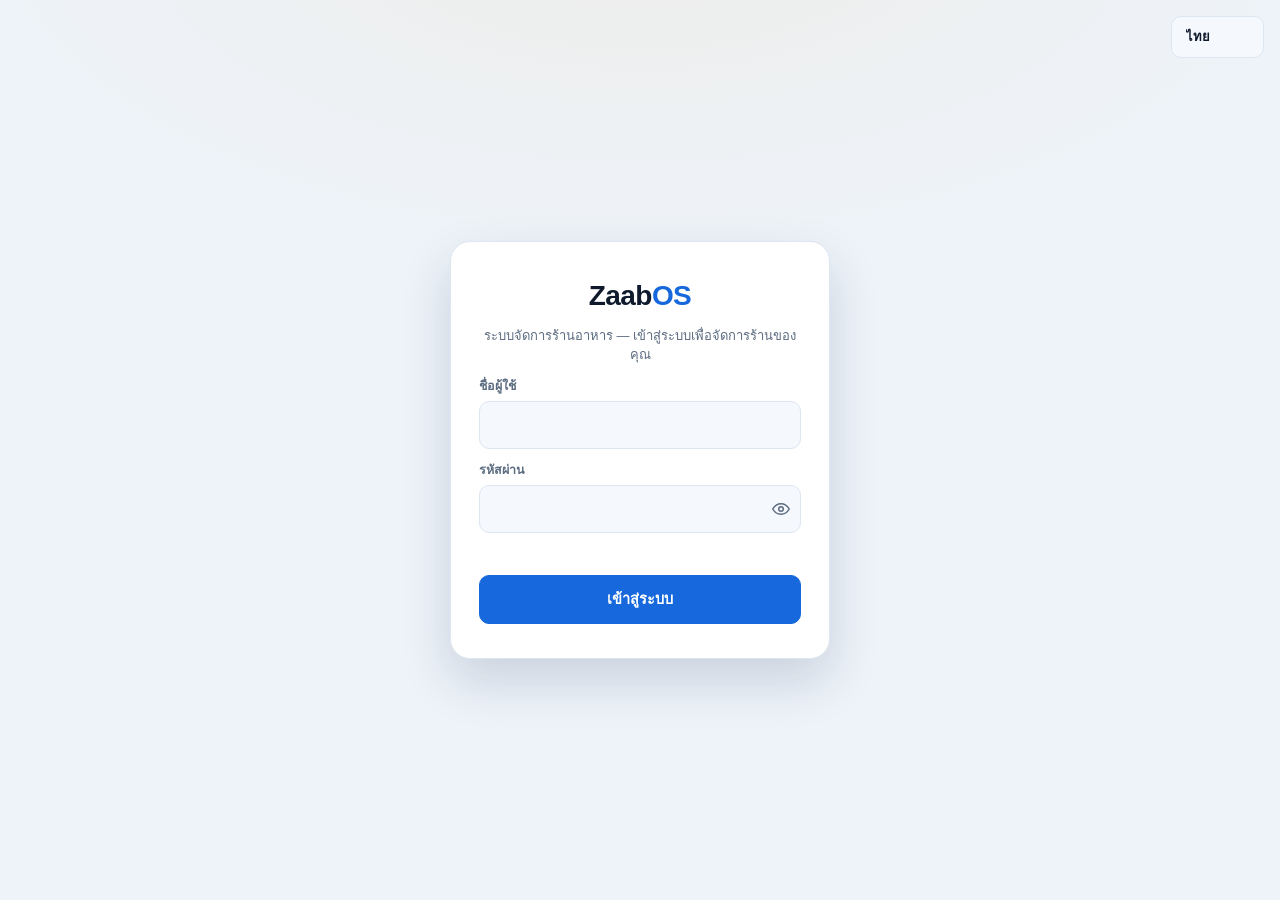
<file: index.html>
<!doctype html><html lang="th" data-theme="light"><head><meta charset="utf-8"><meta name="viewport" content="width=device-width,initial-scale=1,viewport-fit=cover"><title>ZaabOS</title>
<link rel="icon" href="/favicon.ico?v=8" sizes="any">
<link rel="icon" type="image/png" sizes="64x64" href="/static/favicon-64.png?v=8">
<link rel="apple-touch-icon" href="/apple-touch-icon.png?v=8">
<link rel="manifest" href="/static/manifest.webmanifest?v=8">

<link rel="preconnect" href="https://fonts.googleapis.com">
<link rel="preconnect" href="https://fonts.gstatic.com" crossorigin>

<link rel="stylesheet" href="/static/style.css?v=27.3"><link rel="stylesheet" href="/static/icons.css?v=1"><link rel="stylesheet" href="/static/theme.css?v=3">
<meta name="theme-color" content="#17151d"><meta name="apple-mobile-web-app-capable" content="yes"><meta name="apple-mobile-web-app-status-bar-style" content="black-translucent"><meta name="apple-mobile-web-app-title" content="ZaabOS"><meta name="mobile-web-app-capable" content="yes">
</head><body><div id="networkBanner" class="network-banner hidden" role="status"><span class="network-dot"></span><span id="networkBannerText">ออฟไลน์ — การเปลี่ยนแปลงที่ต้องใช้ Server จะยังใช้งานไม่ได้</span></div>

<section id="loginView" class="login-screen hidden">
  <select id="loginLangSelect" class="lang-select lang-select-login"></select>
  <form id="loginForm" class="login-card">
    <div class="brand center">Zaab<b>OS</b></div>
    <p class="login-sub" data-i18n="admin_login_sub">ระบบจัดการร้านอาหาร — เข้าสู่ระบบเพื่อจัดการร้านของคุณ</p>
    <label><span data-i18n="login_username">ชื่อผู้ใช้</span><input id="loginUsername" autocomplete="username" required></label>
    <label><span data-i18n="login_password">รหัสผ่าน</span><input id="loginPassword" type="password" autocomplete="current-password" required></label>
    <div class="login-error" id="loginError"></div>
    <button class="save" type="submit" data-i18n="login_submit">เข้าสู่ระบบ</button>
  </form>
</section>

<div id="appRoot" class="hidden">
<header>
  <div class="brand">Zaab<b>OS</b></div>
  <div class="head-right">
    <select id="langSelect" class="lang-select"></select>
    <select id="tenantSwitcher" class="hidden"></select>
    <div class="header-branch" id="branchScopeBar"><span class="header-branch-icon"><i class="ic ic-house" aria-hidden="true"></i></span><select id="branchSelect" aria-label="Branch"></select></div>
    <div class="who-wrap">
      <button class="who" id="whoBtn" type="button">
        <span class="avatar" id="whoAvatar">?</span>
        <span class="who-text"><span id="whoName">-</span><small id="whoRole">-</small></span>
        <span class="who-caret">▾</span>
      </button>
      <div class="who-menu hidden" id="whoMenu">
        <button id="changePwBtn" type="button" data-i18n="menu_change_password"><i class="ic ic-lock" aria-hidden="true"></i> เปลี่ยนรหัสผ่าน</button>
        <button id="changeUsernameBtn" type="button" data-i18n="menu_change_username"><i class="ic ic-user" aria-hidden="true"></i> เปลี่ยนชื่อผู้ใช้</button>
        <button id="logoutBtn" type="button" data-i18n="menu_logout"><i class="ic ic-log-out" aria-hidden="true"></i> ออกจากระบบ</button>
      </div>
    </div>
  </div>
</header>

<main>
  <nav class="tabs pos-nav" id="mainTabs" aria-label="Main navigation">
    <button data-tab="orders" class="active nav-primary"><span class="tab-ic"><i class="ic ic-house" aria-hidden="true"></i></span><span class="tab-lb" data-i18n="tab_pos">POS</span></button>
    <button data-tab="menu" class="nav-primary"><span class="tab-ic"><i class="ic ic-clipboard-list" aria-hidden="true"></i></span><span class="tab-lb" data-i18n="tab_menu">เมนู</span></button>
    <button data-tab="tables" class="nav-primary"><span class="tab-ic"><i class="ic ic-layout-grid" aria-hidden="true"></i></span><span class="tab-lb">โต๊ะ &amp; QR</span></button>
    <button data-tab="history" class="nav-primary"><span class="tab-ic"><i class="ic ic-history" aria-hidden="true"></i></span><span class="tab-lb" data-i18n="tab_history">ประวัติ</span></button>
    <button data-tab="reports" class="nav-primary nav-secondary"><span class="tab-ic"><i class="ic ic-chart-column" aria-hidden="true"></i></span><span class="tab-lb" data-i18n="tab_reports">รายงาน</span></button>
    <button data-tab="inventory" class="nav-primary nav-secondary"><span class="tab-ic"><i class="ic ic-package" aria-hidden="true"></i></span><span class="tab-lb">วัตถุดิบ</span></button>
    <button data-tab="operations" class="nav-primary nav-secondary"><span class="tab-ic"><i class="ic ic-banknote" aria-hidden="true"></i></span><span class="tab-lb">กะ &amp; เงินสด</span></button>
    <div class="nav-more-wrap">
      <button id="moreNavBtn" class="nav-primary nav-more-btn" type="button" aria-expanded="false"><span class="tab-ic"><i class="ic ic-menu" aria-hidden="true"></i></span><span class="tab-lb" data-i18n="tab_more">เพิ่มเติม</span></button>
      <div class="nav-more-menu hidden" id="moreNavMenu">
        <button data-tab="reports" class="mobile-more-only"><span class="tab-ic"><i class="ic ic-chart-column" aria-hidden="true"></i></span><span class="tab-lb" data-i18n="tab_reports">รายงาน</span></button>
        <button data-tab="operations" class="mobile-more-only"><span class="tab-ic"><i class="ic ic-banknote" aria-hidden="true"></i></span><span class="tab-lb">กะ &amp; เงินสด</span></button>
        <button data-tab="pricing"><span class="tab-ic"><i class="ic ic-tag" aria-hidden="true"></i></span><span class="tab-lb">ราคา &amp; โปรโมชั่น</span></button>
        <button data-tab="receiptsettings"><span class="tab-ic"><i class="ic ic-receipt" aria-hidden="true"></i></span><span class="tab-lb">ตั้งค่าร้าน &amp; ใบเสร็จ</span></button>
          <button data-tab="inventory" class="more-item mobile-more-only"><span><i class="ic ic-package" aria-hidden="true"></i></span><span>วัตถุดิบ & สูตร</span></button>
        <button data-tab="branches"><span class="tab-ic"><i class="ic ic-house" aria-hidden="true"></i></span><span class="tab-lb" data-i18n="tab_branches">สาขา</span></button>
        <button data-tab="users"><span class="tab-ic"><i class="ic ic-users" aria-hidden="true"></i></span><span class="tab-lb" data-i18n="tab_users">ผู้ใช้งาน</span></button>
        <button data-tab="tenants" id="tenantsTabBtn" class="hidden"><span class="tab-ic"><i class="ic ic-building-2" aria-hidden="true"></i></span><span class="tab-lb" data-i18n="tab_tenants">ร้านค้า</span></button>
      </div>
    </div>
  </nav>

  <!-- ===== POS tab ===== -->
  <section id="tab-orders" class="tab-panel">
    <div class="panel">
      <div class="panel-head">
        <div><span class="eyebrow" data-i18n="pos_workspace">หน้าร้าน</span><h2 data-i18n="board_title">ผังโต๊ะ</h2></div>
        <div class="head-actions">
          <button class="ghost-btn primary" id="takeOrderBtn" data-i18n="btn_take_order"><i class="ic ic-plus" aria-hidden="true"></i> รับออเดอร์ลูกค้า</button>
          <button class="ghost-btn" id="refreshPosBtn" data-i18n="btn_refresh"><i class="ic ic-refresh-cw" aria-hidden="true"></i> รีเฟรช</button>
        </div>
      </div>
      <div id="offlineQueuePanel" class="offline-queue-panel hidden">
        <div><b>ออเดอร์รอ Sync</b><span id="offlineQueueSummary">0 รายการ</span></div>
        <button id="offlineSyncBtn" class="ghost-btn" type="button">Sync ตอนนี้</button>
        <div id="offlineQueueList" class="offline-queue-list"></div>
      </div>
      <div class="board-row">
        <div class="board-panel">
          <div class="table-board" id="tableBoard"></div>
          <div class="other-orders-wrap" id="otherOrdersWrap">
            <h3 data-i18n="other_orders_title">กลับบ้าน / เดลิเวอรี่</h3>
            <div id="otherOrdersList"></div>
          </div>
        </div>
        <aside class="side-panel" id="ordersSidePanel">
          <h3 data-i18n="side_panel_title">ออเดอร์ที่กำลังดำเนินการ</h3>
          <div id="sidePanelList"></div>
        </aside>
      </div>
    </div>
  </section>

  <!-- ===== Order history tab ===== -->
  <section id="tab-history" class="tab-panel hidden">
    <div class="panel history-panel">
      <div class="panel-head history-head">
        <div><span class="eyebrow" data-i18n="history_eyebrow">ค้นหาและตรวจสอบ</span><h2 data-i18n="history_title">ประวัติออเดอร์</h2></div>
        <div class="head-actions">
          <select id="historyDateRange" aria-label="ช่วงวันที่ประวัติ">
            <option value="today">วันนี้</option>
            <option value="yesterday">เมื่อวาน</option>
            <option value="7d">7 วันที่ผ่านมา</option>
            <option value="month">เดือนนี้</option>
            <option value="custom">กำหนดวันที่</option>
          </select>
          <div id="historyCustomDates" class="history-custom-dates hidden"><input id="historyDateFrom" type="date" aria-label="จากวันที่"><span>–</span><input id="historyDateTo" type="date" aria-label="ถึงวันที่"></div>
          <select id="orderStatusFilter">
            <option value="" data-i18n="status_all">ทุกสถานะ</option>
            <option value="received" data-i18n="status_received">รับออเดอร์แล้ว</option>
            <option value="preparing" data-i18n="status_preparing">กำลังทำ</option>
            <option value="ready" data-i18n="status_ready">พร้อมเสิร์ฟ</option>
            <option value="served" data-i18n="status_served">เสิร์ฟแล้ว</option>
            <option value="completed" data-i18n="status_completed">เสร็จสิ้น</option>
            <option value="cancelled" data-i18n="status_cancelled">ยกเลิก</option>
          </select>
          <button class="ghost-btn" id="refreshOrdersBtn" data-i18n="btn_refresh"><i class="ic ic-refresh-cw" aria-hidden="true"></i> รีเฟรช</button>
        </div>
      </div>
      <div class="history-workspace-switch" id="historyWorkspaceSwitch"><button type="button" class="active" data-history-view="orders"><i class="ic ic-receipt" aria-hidden="true"></i> ออเดอร์</button><button type="button" data-history-view="kitchen"><i class="ic ic-chef-hat" aria-hidden="true"></i> ครัว <span id="historyKitchenCount" class="mini-count">0</span></button></div>
      <div id="ordersList"></div>
      <div id="historyKitchenWorkspace" class="history-kitchen-workspace hidden"><div class="history-kitchen-toolbar"><div><b>จอครัวในหน้าประวัติ</b><span>กดติดตามได้ตามต้องการ · ไม่กดก็ไม่กระทบการจ่ายเงิน สต็อก หรือรายงาน</span></div><select id="historyKitchenStation"><option value="">ทุกสถานี</option></select></div><div id="historyKitchenBoard" class="history-kitchen-board"></div></div>
    </div>
  </section>

  <!-- ===== Tables tab ===== -->
  <section id="tab-tables" class="tab-panel hidden">
    <div class="panel">
      <div class="panel-head">
        <h2 data-i18n="tables_title">โต๊ะในสาขานี้</h2>
        <div class="head-actions">
          <button class="ghost-btn" id="qrOverviewBtn" type="button" data-i18n="btn_qr_all_tables"><i class="ic ic-smartphone" aria-hidden="true"></i> QR โต๊ะทั้งหมด</button>
          <button class="ghost-btn" id="bulkAddTablesBtn" data-i18n="btn_bulk_add_tables"><i class="ic ic-hash" aria-hidden="true"></i> สร้างหลายโต๊ะ</button>
          <button class="ghost-btn primary" id="addTableBtn" data-i18n="btn_add_table"><i class="ic ic-plus" aria-hidden="true"></i> เพิ่มโต๊ะ</button>
        </div>
      </div>
      <div class="table-grid" id="tableGrid"></div>
    </div>
  </section>

  <!-- ===== Menu tab ===== -->
  <section id="tab-menu" class="tab-panel hidden">
    <div class="menu-manager">
      <aside class="menu-category-sidebar panel">
        <div class="menu-sidebar-head">
          <div><div class="section-kicker">MENU</div><h2>หมวดหมู่</h2></div>
          <button class="icon-btn primary" id="addCategoryBtn" title="เพิ่มหมวดหมู่">＋</button>
        </div>
        <div id="categoriesList" class="menu-category-list"></div>
      </aside>
      <section class="menu-items-workspace panel">
        <div class="panel-head menu-workspace-head">
          <div><div class="section-kicker">รายการอาหาร</div><h2 id="menuWorkspaceTitle">เมนูทั้งหมด</h2><div class="muted" id="menuWorkspaceCount"></div></div>
          <button class="ghost-btn primary" id="addMenuItemBtn" data-i18n="btn_add_menu_item"><i class="ic ic-plus" aria-hidden="true"></i> เพิ่มเมนู</button>
        </div>
        <div class="menu-grid menu-manager-grid" id="menuItemsGrid"></div>
      </section>
    </div>
  </section>

  <!-- ===== Reports tab (owner/manager) ===== -->
  <section id="tab-reports" class="tab-panel hidden">
    <div class="panel report-dashboard">
      <div class="panel-head report-title-row">
        <div><h2>ภาพรวมร้าน</h2><div class="muted">ยอดขาย การรับเงิน และสินค้าขายดี</div></div>
      </div>
      <div class="report-presets" id="reportPresets">
        <button type="button" class="ghost-btn" data-preset="today">วันนี้</button>
        <button type="button" class="ghost-btn" data-preset="yesterday">เมื่อวาน</button>
        <button type="button" class="ghost-btn" data-preset="7d">7 วันที่ผ่านมา</button>
        <button type="button" class="ghost-btn" data-preset="month">เดือนนี้</button>
        <button type="button" class="ghost-btn" data-preset="year">ปีนี้</button>
      </div>
      <details class="report-custom-range">
        <summary>เลือกช่วงวันที่เอง</summary>
        <div class="report-date-range">
          <label><span>จากวันที่</span><input type="date" id="reportFromDate"></label>
          <label><span>ถึงวันที่</span><input type="date" id="reportToDate"></label>
          <button class="ghost-btn primary" id="reportApplyBtn">ดูรายงาน</button>
        </div>
      </details>
      <div class="report-cards report-summary-cards" id="reportCards"></div>
      <div class="report-two-col">
        <section class="report-section">
          <div class="section-kicker">ยอดขายตามสินค้า</div>
          <h3>สินค้าขายดี</h3>
          <div id="reportTopItems"></div>
        </section>
        <section class="report-section">
          <div class="section-kicker">การชำระเงิน</div>
          <h3>ช่องทางรับเงิน</h3>
          <div class="report-cards payment-cards" id="paymentBreakdown"></div>
        </section>
      </div>
      <section class="report-section cancellation-report"><div class="section-kicker">คุณภาพการบริการ</div><h3>การยกเลิก & เหตุผล</h3><div id="cancellationReport"></div></section>
    </div>
    <div class="panel">
      <div class="panel-head">
        <div><h2>รายจ่าย</h2><div class="muted">ค่าใช้จ่ายที่บันทึกไว้ในช่วงรายงาน</div></div>
        <button class="ghost-btn primary" id="addExpenseBtn"><i class="ic ic-plus" aria-hidden="true"></i> เพิ่มรายจ่าย</button>
      </div>
      <div id="expensesList"></div>
    </div>
  </section>

  <section id="tab-inventory" class="tab-panel hidden">
    <div class="panel inventory-workspace">
      <div class="panel-head"><div><h2>วัตถุดิบ & สูตร</h2><div class="muted">สต็อกวัตถุดิบจะหักอัตโนมัติตามสูตรเมื่อขายเมนู</div></div><button class="ghost-btn primary" id="addIngredientBtn">+ วัตถุดิบ</button></div>
      <div id="inventorySummary" class="inventory-summary"></div>
      <div class="inventory-toolbar"><button class="ghost-btn" id="manageStationsBtn"><i class="ic ic-chef-hat" aria-hidden="true"></i> สถานีครัว</button><button class="ghost-btn" id="inventoryHistoryBtn"><i class="ic ic-scroll-text" aria-hidden="true"></i> ประวัติสต็อก</button></div>
      <div id="ingredientsList"></div><div id="inventoryHistory" class="hidden"></div>
    </div>
  </section>

  <!-- ===== Branches tab ===== -->

  <!-- ===== Operations tab ===== -->
  <section id="tab-operations" class="tab-panel hidden">
    <div class="panel shift-workspace">
      <div class="panel-head">
        <div><h2>กะ &amp; เงินสด</h2><div class="muted">เปิดกะครั้งเดียว ระบบคำนวณยอดขายเงินสดและเงินในลิ้นชักให้</div></div>
        <button class="ghost-btn" id="refreshOpsBtn" type="button">รีเฟรช</button>
      </div>
      <div id="shiftStatus" class="shift-summary-grid"></div>
      <div id="shiftActionArea" class="shift-action-area"></div>
      <details class="cash-tools">
        <summary>เงินเข้า / เงินออกจากลิ้นชัก</summary>
        <div class="form-grid compact-form">
          <label><span>จำนวนเงิน</span><input id="opsAmount" type="number" min="0" step="0.01" inputmode="decimal" placeholder="0"></label>
          <label><span>เหตุผล / หมายเหตุ</span><input id="opsReason" maxlength="300" placeholder="เช่น เติมเงินทอน / ซื้อของฉุกเฉิน"></label>
        </div>
        <div class="head-actions">
          <button class="ghost-btn" id="cashInBtn" type="button">+ เงินเข้า</button>
          <button class="ghost-btn" id="cashOutBtn" type="button">− เงินออก</button>
        </div>
      </details>
      <div class="section-divider"></div>
      <h3>รายการเงินสดในกะนี้</h3><div id="cashMovementList"></div>
      <details class="audit-details shift-history-details"><summary>ประวัติกะ &amp; พิมพ์สรุปย้อนหลัง</summary><div id="shiftHistoryList"></div></details>
      <details class="audit-details"><summary>ประวัติการอนุมัติ / Critical Operations</summary><div id="criticalOpsList"></div></details>
    </div>
  </section>

  <!-- ===== Pricing & promotions ===== -->
  <section id="tab-pricing" class="tab-panel hidden">
    <div class="pricing-layout">
      <div class="panel pricing-card">
        <div class="panel-head"><div><h2>ภาษี &amp; Service Charge</h2><div class="muted">ใช้กับบิลตอนชำระเงิน</div></div></div>
        <div class="form-grid">
          <label><span>Tax (%)</span><input id="pricingTax" type="number" min="0" max="100" step="0.01" value="0"></label>
          <label><span>Service Charge (%)</span><input id="pricingService" type="number" min="0" max="100" step="0.01" value="0"></label>
        </div>
        <button class="save compact-save" id="savePricingBtn" type="button">บันทึกอัตรา</button>
      </div>
      <div class="panel pricing-card">
        <div class="panel-head"><div><h2>โปรโมชั่น</h2><div class="muted">สร้างโค้ด แล้วใส่โค้ดนี้ในหน้าชำระเงินเพื่อใช้ส่วนลด</div></div></div>
        <div id="promotionsList" class="promo-list"></div>
        <details class="promo-create">
          <summary>+ สร้างโปรโมชั่นใหม่</summary>
          <div class="form-grid compact-form">
            <label><span>Code</span><input id="promoCode" maxlength="40" placeholder="เช่น LUNCH10"></label>
            <label><span>ชื่อโปรโมชั่น</span><input id="promoName" maxlength="120" placeholder="เช่น Lunch 10%"></label>
            <label><span>ประเภท</span><select id="promoType"><option value="percent">เปอร์เซ็นต์ (%)</option><option value="fixed">จำนวนเงิน</option></select></label>
            <label><span>มูลค่าส่วนลด</span><input id="promoValue" type="number" min="0" step="0.01"></label>
            <label><span>ยอดขั้นต่ำ</span><input id="promoMin" type="number" min="0" step="0.01" value="0"></label>
          </div>
          <button class="save compact-save" id="addPromoBtn" type="button">สร้างโปรโมชั่น</button>
        </details>
      </div>
    </div>
  </section>

  <section id="tab-receiptsettings" class="tab-panel hidden">
    <div class="settings-layout">
      <div class="panel settings-editor">
        <div class="panel-head"><div><span class="eyebrow">SHOP & RECEIPT</span><h2>ตั้งค่าร้าน &amp; ใบเสร็จ</h2><div class="muted">ตั้งค่าแยกตามสาขา เหมาะสำหรับร้านหลายสาขาและร้านลูกค้าแต่ละราย</div></div></div>
        <div class="settings-section"><h3>ข้อมูลหน้าร้าน</h3><div class="form-grid">
          <label><span>ชื่อร้านบนใบเสร็จ</span><input id="rsShopName" maxlength="120"></label>
          <label><span>ชื่อสาขาที่แสดง</span><input id="rsBranchName" maxlength="120"></label>
          <label><span>ข้อความใต้ชื่อร้าน</span><input id="rsSubtitle" maxlength="120" placeholder="RESTAURANT · POS"></label>
          <label><span>เบอร์โทร</span><input id="rsPhone" maxlength="80"></label>
          <label class="wide"><span>ที่อยู่</span><input id="rsAddress" maxlength="300"></label>
          <label><span>เลขประจำตัวผู้เสียภาษี</span><input id="rsTaxId" maxlength="100"></label>
          <label class="wide"><span>ข้อความท้ายใบเสร็จ</span><input id="rsFooter" maxlength="300"></label>
        </div></div>
        <div class="settings-section"><h3>ภาษาชื่อเมนู</h3><div class="form-grid">
          <label><span>ภาษาหลัก (บรรทัดบน)</span><select id="rsMenuLang1"><option value="">— ชื่อหลักตามที่กรอก —</option><option value="th">ไทย</option><option value="lo">ລາວ</option><option value="zh">中文</option><option value="en">English</option></select></label>
          <label><span>ภาษาที่สอง (บรรทัดล่าง)</span><select id="rsMenuLang2"><option value="">— ไม่แสดง —</option><option value="th">ไทย</option><option value="lo">ລາວ</option><option value="zh">中文</option><option value="en">English</option></select></label>
        </div><div class="muted printer-help">เช่น ไทย + 中文 หรือ ລາວ + 中文 · เมนูที่ไม่ได้กรอกภาษาที่สอง จะแสดงภาษาเดียว · ใช้กับหน้า POS, จอครัว, ใบครัว, ใบเสร็จ และหน้า QR ลูกค้า</div></div>
        <div class="settings-section"><h3>รูปแบบการพิมพ์</h3><div class="form-grid">
          <label><span>ขนาดกระดาษ</span><select id="rsPaper"><option value="80">80 mm</option><option value="58">58 mm</option></select></label>
          <label><span>ขนาดตัวอักษร</span><select id="rsFont"><option value="small">เล็ก</option><option value="normal">มาตรฐาน</option><option value="large">ใหญ่</option></select></label>
          <label><span>ตำแหน่งหัวใบเสร็จ</span><select id="rsAlign"><option value="center">กึ่งกลาง</option><option value="left">ชิดซ้าย</option></select></label>
        </div><div class="settings-checks settings-toggle-grid">
          <label><input id="rsShowBranch" type="checkbox"><span><b>สาขา</b><small>แสดงชื่อสาขา</small></span></label>
          <label><input id="rsShowGuest" type="checkbox"><span><b>ลูกค้า</b><small>แสดงจำนวนลูกค้า</small></span></label>
          <label><input id="rsShowCashier" type="checkbox"><span><b>แคชเชียร์</b><small>แสดงผู้รับเงิน</small></span></label>
          <label><input id="rsShowPayments" type="checkbox"><span><b>การชำระ</b><small>แยกช่องทางรับเงิน</small></span></label>
          <label><input id="rsShowOrderTime" type="checkbox"><span><b>เวลาเปิดบิล</b><small>แสดงเวลาเปิดออเดอร์</small></span></label>
          <label><input id="rsShowPaidTime" type="checkbox"><span><b>เวลาชำระ</b><small>แสดงเวลาปิดบิล</small></span></label>
        </div></div>
        <div class="settings-section printer-routing-section"><h3>เส้นทางเครื่องพิมพ์</h3><div class="muted printer-help">แยกงานพิมพ์หน้าร้านกับห้องครัวคนละช่องทาง เพื่อรองรับเครื่องพิมพ์ 2 เครื่อง</div><div class="printer-route-grid">
          <label><span><i class="ic ic-receipt" aria-hidden="true"></i> ใบเสร็จลูกค้า</span><select id="rsReceiptPrinterRoute"><option value="front">เครื่องหน้าร้าน</option><option value="browser">เลือกเครื่องจากระบบพิมพ์</option></select><small>ใช้สำหรับใบเสร็จและใบชำระเงิน</small></label>
          <label><span><i class="ic ic-chef-hat" aria-hidden="true"></i> ใบสั่งห้องครัว</span><select id="rsKitchenPrinterRoute"><option value="kitchen">เครื่องห้องครัว</option><option value="browser">เลือกเครื่องจากระบบพิมพ์</option></select><small>งานครัวถูกแยกเป็น Kitchen Print Queue อยู่แล้ว</small></label>
        </div><label class="printer-queue-toggle"><input id="rsKitchenAutoQueue" type="checkbox"><span><b>ส่งงานครัวเข้าคิวอัตโนมัติ</b><small>เมื่อส่งรายการเข้าครัว ให้สร้างงานพิมพ์แยกตามสถานีครัว</small></span></label><div class="printer-agent-note">หมายเหตุ: ZaabOS แยกคิวหน้าร้าน/ห้องครัวไว้แล้ว แต่การส่งตรงไปยังเครื่องพิมพ์จริงแบบไม่ขึ้นหน้าต่าง Print ต้องเชื่อม Local Print Agent ตามรุ่น/เครือข่ายของเครื่องพิมพ์ในขั้นติดตั้งฮาร์ดแวร์</div></div>
        <button class="save settings-save-compact" id="saveReceiptSettingsBtn" type="button">บันทึกการตั้งค่าสาขานี้</button>
      </div>
      <div class="panel receipt-preview-panel"><div class="panel-head receipt-preview-head"><div><h3 id="receiptPreviewTitle">ตัวอย่างใบเสร็จหน้าร้าน</h3><div class="muted">สลับดูตัวอย่างหน้าร้านและใบสั่งห้องครัวได้ทันที</div></div></div><div class="receipt-preview-switch" id="receiptPreviewSwitch"><button type="button" class="active" data-preview-mode="receipt"><i class="ic ic-receipt" aria-hidden="true"></i> หน้าร้าน</button><button type="button" data-preview-mode="kitchen"><i class="ic ic-chef-hat" aria-hidden="true"></i> ห้องครัว</button></div><div class="receipt-preview-wrap"><div id="receiptSettingsPreview" class="receipt-settings-preview"></div></div></div>
    </div>
  </section>

  <section id="tab-branches" class="tab-panel hidden">
    <div class="panel">
      <div class="panel-head">
        <h2 data-i18n="branches_title">สาขาทั้งหมด</h2>
        <button class="ghost-btn primary" id="addBranchBtn" data-i18n="btn_add_branch"><i class="ic ic-plus" aria-hidden="true"></i> เพิ่มสาขา</button>
      </div>
      <div id="branchesList"></div>
    </div>
  </section>

  <!-- ===== Users tab ===== -->
  <section id="tab-users" class="tab-panel hidden">
    <div class="panel">
      <div class="panel-head">
        <h2 data-i18n="users_title">ผู้ใช้งานในร้าน</h2>
        <button class="ghost-btn primary" id="addUserBtn" data-i18n="btn_add_user"><i class="ic ic-plus" aria-hidden="true"></i> เพิ่มผู้ใช้งาน</button>
      </div>
      <div id="usersList"></div>
    </div>
  </section>

  <!-- ===== Tenants tab (super_admin) ===== -->
  <section id="tab-tenants" class="tab-panel hidden">
    <div class="panel">
      <div class="panel-head">
        <h2 data-i18n="tenants_title">ร้านค้าทั้งหมด (ผู้ดูแลระบบ)</h2>
        <button class="ghost-btn primary" id="addTenantBtn" data-i18n="btn_add_tenant"><i class="ic ic-plus" aria-hidden="true"></i> เพิ่มร้านค้าใหม่</button>
      </div>
      <div id="saasSummary" class="saas-summary"></div><div class="saas-filters"><select id="tenantStatusFilter"><option value="">ทุกสถานะ</option><option value="trialing">Trial</option><option value="active">Active</option><option value="attention">ต้องตรวจสอบ</option></select><input id="tenantSearch" placeholder="ค้นหาร้าน..."></div><div id="tenantsList"></div>
    </div>
  </section>
</main>
</div>

<!-- ===== Modals ===== -->
<div class="modal" id="pwModal"><div class="sheet small"><div class="sheet-head"><h2 data-i18n="modal_new_password_title">ตั้งรหัสผ่านใหม่</h2><button data-close>×</button></div>
  <p class="hint" data-i18n="pw_forced_hint">เพื่อความปลอดภัย กรุณาตั้งรหัสผ่านใหม่ก่อนใช้งานต่อ</p>
  <label><span data-i18n="label_current_password">รหัสผ่านปัจจุบัน</span><input id="pwCurrent" type="password"></label>
  <label><span data-i18n="label_new_password">รหัสผ่านใหม่ (อย่างน้อย 6 ตัว)</span><input id="pwNew" type="password"></label>
  <div class="login-error" id="pwError"></div>
  <button class="save" id="pwSave" data-i18n="btn_save">บันทึก</button>
</div></div>

<div class="modal" id="usernameModal"><div class="sheet small"><div class="sheet-head"><h2 data-i18n="modal_change_username_title">เปลี่ยนชื่อผู้ใช้</h2><button data-close>×</button></div>
  <label><span data-i18n="label_current_username">ชื่อผู้ใช้ปัจจุบัน</span><input id="usernameCurrentDisplay" disabled></label>
  <label><span data-i18n="label_new_username">ชื่อผู้ใช้ใหม่</span><input id="usernameNew" autocomplete="username"></label>
  <label><span data-i18n="label_password_confirm">รหัสผ่าน (เพื่อยืนยันตัวตน)</span><input id="usernamePassword" type="password" autocomplete="current-password"></label>
  <div class="login-error" id="usernameError"></div>
  <button class="save" id="usernameSave" data-i18n="btn_save">บันทึก</button>
</div></div>

<div class="modal" id="branchModal"><div class="sheet small"><div class="sheet-head"><h2 id="branchModalTitle" data-i18n="modal_add_branch_title">เพิ่มสาขา</h2><button data-close>×</button></div>
  <input type="hidden" id="branchId">
  <label><span data-i18n="label_icon">ไอคอน</span><select id="branchIcon"><option value="store">ร้าน</option><option value="house">บ้าน</option><option value="building-2">อาคาร</option><option value="map-pin">สาขา</option><option value="utensils">อาหาร</option></select></label>
  <label><span data-i18n="label_branch_name">ชื่อสาขา</span><input id="branchName" placeholder="เช่น สาขาหลัก" data-i18n-ph="placeholder_branch_name"></label>
  <div class="login-error" id="branchError"></div>
  <button class="save" id="branchSave" data-i18n="btn_save">บันทึก</button>
</div></div>

<div class="modal" id="tableModal"><div class="sheet small"><div class="sheet-head"><h2 id="tableModalTitle" data-i18n="modal_add_table_title">เพิ่มโต๊ะ</h2><button data-close>×</button></div>
  <input type="hidden" id="tableId">
  <label><span data-i18n="label_table_name">ชื่อโต๊ะ</span><input id="tableName" placeholder="เช่น โต๊ะ 1" data-i18n-ph="placeholder_table_name"></label>
  <div class="login-error" id="tableError"></div>
  <button class="save" id="tableSave" data-i18n="btn_save">บันทึก</button>
</div></div>

<div class="modal" id="bulkTableModal"><div class="sheet small"><div class="sheet-head"><h2 data-i18n="modal_bulk_tables_title">สร้างหลายโต๊ะพร้อมกัน</h2><button data-close>×</button></div>
  <p class="hint" data-i18n="bulk_tables_hint">ระบบจะสร้างโต๊ะให้อัตโนมัติ พร้อม QR โค้ดเฉพาะของแต่ละโต๊ะ</p>
  <label><span data-i18n="label_table_count">จำนวนโต๊ะที่ต้องการสร้าง</span><input id="bulkTableCount" type="number" min="1" max="200" value="10"></label>
  <div class="login-error" id="bulkTableError"></div>
  <button class="save" id="bulkTableSave" data-i18n="btn_create_tables">สร้างโต๊ะ</button>
</div></div>

<div class="modal" id="qrModal"><div class="sheet" id="qrSheet"><div class="sheet-head"><h2 id="qrModalTitle" data-i18n="qr_modal_title_all">QR โต๊ะ</h2><button data-close>×</button></div>
  <div id="qrModalBody"></div>
</div></div>

<div class="modal" id="categoryModal"><div class="sheet small"><div class="sheet-head"><h2 id="categoryModalTitle" data-i18n="modal_add_category_title">เพิ่มหมวดหมู่</h2><button data-close>×</button></div>
  <input type="hidden" id="categoryId">
  <label><span data-i18n="label_icon">ไอคอน</span><select id="categoryIcon"><option value="utensils">อาหาร</option><option value="soup">ก๋วยเตี๋ยว/แกง</option><option value="salad">สลัด/ตำ</option><option value="cup-soda">น้ำอัดลม</option><option value="coffee">กาแฟ</option><option value="beer">เบียร์</option><option value="wine">ไวน์</option><option value="beef">เนื้อ</option><option value="drumstick">ไก่</option><option value="fish">ปลา</option><option value="pizza">พิซซ่า</option><option value="sandwich">แซนด์วิช</option><option value="croissant">เบเกอรี่</option><option value="ice-cream-cone">ไอศกรีม</option><option value="cake">ของหวาน</option><option value="chef-hat">เมนูเชฟ</option><option value="flame">ย่าง/เผ็ด</option><option value="star">แนะนำ</option></select></label>
  <label><span data-i18n="label_category_name">ชื่อหมวดหมู่</span><input id="categoryName" placeholder="เช่น อาหารจานหลัก" data-i18n-ph="placeholder_category_name"></label>
  <div class="login-error" id="categoryError"></div>
  <button class="save" id="categorySave" data-i18n="btn_save">บันทึก</button>
</div></div>

<div class="modal" id="menuItemModal"><div class="sheet wide"><div class="sheet-head"><h2 id="menuItemModalTitle" data-i18n="modal_add_menu_item_title">เพิ่มเมนู</h2><button data-close>×</button></div>
  <input type="hidden" id="menuItemId">
  <label><span data-i18n="label_menu_item_name">ชื่อเมนู</span><input id="menuItemName" placeholder="เช่น ผัดไทย" data-i18n-ph="placeholder_menu_item_name"></label>
  <div class="name-i18n"><div class="name-i18n-head">ชื่อภาษาอื่น <small>(ไม่บังคับ — แสดงตามภาษาที่ตั้งไว้ในหน้าตั้งค่าร้าน)</small></div><div class="name-i18n-grid">
    <label><span>ไทย</span><input id="menuNameTh" maxlength="120" placeholder="ผัดไทย"></label>
    <label><span>ລາວ</span><input id="menuNameLo" maxlength="120" placeholder="ຜັດໄທ"></label>
    <label><span>中文</span><input id="menuNameZh" maxlength="120" placeholder="泰式炒粉"></label>
    <label><span>English</span><input id="menuNameEn" maxlength="120" placeholder="Pad Thai"></label>
  </div></div>
  <label><span data-i18n="label_description">รายละเอียด</span><textarea id="menuItemDesc" placeholder="คำอธิบายสั้น ๆ (ถ้ามี)" data-i18n-ph="placeholder_description"></textarea></label>
  <label><span data-i18n="label_category">หมวดหมู่</span><select id="menuItemCategory"></select></label>
  <div class="two-col">
    <label><span data-i18n="label_base_price">ราคาขาย</span><input id="menuItemPrice" type="number" min="0" step="0.01"></label>
    <label><span data-i18n="label_cost_price">ต้นทุน</span><input id="menuItemCostPrice" type="number" min="0" step="0.01"></label>
  </div>
  <label><span>สถานีครัว</span><select id="menuItemKitchenStation"><option value="">ไม่ระบุสถานี</option></select></label>
  <button type="button" class="ghost-btn" id="menuItemRecipeBtn"><i class="ic ic-receipt" aria-hidden="true"></i> สูตรวัตถุดิบของเมนูนี้</button>
  <div class="checkbox-row"><input type="checkbox" id="menuItemTrackStock"><label style="margin:0" for="menuItemTrackStock" data-i18n="label_track_stock">นับสต็อกเมนูนี้</label></div>
  <div class="two-col" id="menuItemStockFields">
    <label><span data-i18n="label_stock_qty">จำนวนคงเหลือ</span><input id="menuItemStockQty" type="number" min="0" step="1"></label>
    <label><span data-i18n="label_low_stock_threshold">แจ้งเตือนเมื่อเหลือน้อยกว่า</span><input id="menuItemLowStockThreshold" type="number" min="0" step="1"></label>
  </div>
  <label><span data-i18n="label_item_image">รูปภาพเมนู</span>
    <div class="image-picker" id="menuItemImagePicker">
      <div class="image-picker-preview hidden" id="menuItemImagePreviewWrap"><img id="menuItemImagePreview" alt=""></div>
      <div class="image-picker-empty" id="menuItemImageEmpty"><i class="ic ic-image" aria-hidden="true"></i></div>
      <input type="file" id="menuItemImageFile" accept="image/*" class="hidden">
      <div class="image-picker-actions">
        <button type="button" class="ghost-btn" id="menuItemImageChooseBtn" data-i18n="btn_choose_image"><i class="ic ic-camera" aria-hidden="true"></i> เลือกรูปภาพ</button>
        <button type="button" class="ghost-btn danger hidden" id="menuItemImageRemoveBtn" data-i18n="btn_remove_image"><i class="ic ic-trash-2" aria-hidden="true"></i> ลบรูปภาพ</button>
      </div>
    </div>
  </label>
  <div class="checkbox-row"><input type="checkbox" id="menuItemSoldOut"><label style="margin:0" for="menuItemSoldOut" data-i18n="label_sold_out_temp">หมดชั่วคราว (ของหมด)</label></div>
  <h3 style="margin-top:20px" data-i18n="label_option_groups_title">ตัวเลือกเพิ่มเติม (เช่น ขนาด, ความเผ็ด)</h3>
  <div id="optionGroupsBox"></div>
  <button class="add-group-btn" id="addOptGroupBtn" type="button" data-i18n="btn_add_option_group"><i class="ic ic-plus" aria-hidden="true"></i> เพิ่มกลุ่มตัวเลือก</button>
  <div class="login-error" id="menuItemError"></div>
  <button class="save" id="menuItemSave" data-i18n="btn_save">บันทึก</button>
</div></div>

<div class="modal" id="expenseModal"><div class="sheet small"><div class="sheet-head"><h2 data-i18n="btn_add_expense"><i class="ic ic-plus" aria-hidden="true"></i> เพิ่มรายจ่าย</h2><button data-close>×</button></div>
  <label><span data-i18n="label_expense_category">หมวดรายจ่าย</span>
    <input id="expenseCategory" list="expenseCategoryList" data-i18n-ph="placeholder_expense_category" placeholder="เช่น ค่าวัตถุดิบ">
    <datalist id="expenseCategoryList"></datalist>
  </label>
  <label><span data-i18n="label_expense_amount">จำนวนเงิน</span><input id="expenseAmount" type="number" min="0" step="0.01"></label>
  <label><span data-i18n="label_expense_date">วันที่</span><input id="expenseDate" type="date"></label>
  <label><span data-i18n="label_notes">หมายเหตุ</span><textarea id="expenseNote"></textarea></label>
  <div class="login-error" id="expenseError"></div>
  <button class="save" id="expenseSave" data-i18n="btn_save">บันทึก</button>
</div></div>

<div class="modal" id="userModal"><div class="sheet small"><div class="sheet-head"><h2 id="userModalTitle" data-i18n="modal_add_user_title">เพิ่มผู้ใช้งาน</h2><button data-close>×</button></div>
  <input type="hidden" id="userId">
  <label><span data-i18n="label_username_login">ชื่อผู้ใช้ (login)</span><input id="userUsername" autocomplete="off"></label>
  <label><span data-i18n="label_display_name">ชื่อที่แสดง</span><input id="userDisplayName"></label>
  <label><span data-i18n="label_role">สิทธิ์การใช้งาน</span>
    <select id="userRole"><option value="staff" data-i18n="role_staff">พนักงาน</option><option value="manager" data-i18n="role_manager">ผู้จัดการ</option><option value="owner" data-i18n="role_owner">เจ้าของร้าน</option></select>
  </label>
  <label><span id="userPasswordLbl" data-i18n="label_password">รหัสผ่าน</span><input id="userPassword" type="password" autocomplete="new-password"></label>
  <div class="checkbox-row hidden" id="userActiveRow"><input type="checkbox" id="userActive" checked><label style="margin:0" for="userActive" data-i18n="label_active_account">เปิดใช้งานบัญชีนี้</label></div>
  <div class="login-error" id="userError"></div>
  <button class="save" id="userSave" data-i18n="btn_save">บันทึก</button>
</div></div>

<div class="modal" id="subscriptionModal"><div class="sheet small"><div class="sheet-head"><h2>จัดการแพ็กเกจร้าน</h2><button data-close>×</button></div><input type="hidden" id="subTenantId"><div class="hint" id="subTenantName"></div><label><span>แพ็กเกจ</span><select id="subPlan"><option value="starter">Starter</option><option value="growth">Growth</option><option value="pro">Pro</option></select></label><label><span>สถานะ</span><select id="subStatus"><option value="trialing">Trial</option><option value="active">Active</option><option value="past_due">Past due</option><option value="suspended">Suspended</option><option value="canceled">Canceled</option><option value="expired">Expired</option></select></label><div class="form-grid"><label><span>จำกัดสาขา</span><input id="subMaxBranches" type="number" min="1"></label><label><span>จำกัดผู้ใช้</span><input id="subMaxUsers" type="number" min="1"></label></div><label><span>Trial สิ้นสุด</span><input id="subTrialEnd" type="datetime-local"></label><label><span>รอบใช้งานสิ้นสุด</span><input id="subPeriodEnd" type="datetime-local"></label><label><span>หมายเหตุ</span><textarea id="subNote" rows="2"></textarea></label><button class="save" id="subSave">บันทึกแพ็กเกจ</button></div></div><div class="modal" id="tenantModal"><div class="sheet small"><div class="sheet-head"><h2 data-i18n="modal_add_tenant_title">เพิ่มร้านค้าใหม่</h2><button data-close>×</button></div>
  <label><span data-i18n="label_shop_name">ชื่อร้าน</span><input id="tenantName"></label>
  <h3 data-i18n="label_owner_account_title">บัญชีเจ้าของร้าน</h3>
  <label><span data-i18n="label_username_login">ชื่อผู้ใช้ (login)</span><input id="tenantOwnerUsername" autocomplete="off"></label>
  <label><span data-i18n="label_display_name">ชื่อที่แสดง</span><input id="tenantOwnerDisplay"></label>
  <label><span data-i18n="label_password">รหัสผ่าน</span><input id="tenantOwnerPassword" type="password" autocomplete="new-password"></label><label><span>แพ็กเกจ</span><select id="tenantPlan"><option value="starter">Starter</option><option value="growth">Growth</option><option value="pro">Pro</option></select></label><label><span>ทดลองใช้ฟรี (วัน)</span><input id="tenantTrialDays" type="number" min="0" max="90" value="14"></label>
  <div class="login-error" id="tenantError"></div>
  <button class="save" id="tenantSave" data-i18n="btn_create_shop">สร้างร้านค้า</button>
</div></div>

<!-- Staff take-order modal -->
<div class="modal" id="takeOrderModal"><div class="sheet wide"><div class="sheet-head"><h2 data-i18n="modal_take_order_title">รับออเดอร์ลูกค้า</h2><button data-close>×</button></div>
<div class="to-layout"><div class="to-main"><div class="to-details">
  <div class="type" id="takeOrderType">
    <button data-type="dine_in" class="active" data-i18n="order_type_dine_in"><i class="ic ic-utensils" aria-hidden="true"></i> ทานที่ร้าน</button>
    <button data-type="takeaway" data-i18n="order_type_takeaway"><i class="ic ic-shopping-bag" aria-hidden="true"></i> กลับบ้าน</button>
    <button data-type="delivery" data-i18n="order_type_delivery"><i class="ic ic-bike" aria-hidden="true"></i> เดลิเวอรี่</button>
  </div>
  <div id="takeOrderTableRow">
    <label><span data-i18n="label_table">โต๊ะ</span><select id="takeOrderTable"></select></label>
  </div>
  <label><span data-i18n="label_customer_name">ชื่อลูกค้า</span><input id="takeOrderCustomerName" placeholder="ลูกค้า" data-i18n-ph="placeholder_customer_name"></label>
  <label><span data-i18n="label_guest_count">จำนวนลูกค้า (คน)</span><input id="takeOrderGuestCount" type="number" min="1" max="200" inputmode="numeric" placeholder="เช่น 4" data-i18n-ph="placeholder_guest_count"></label>
  <div id="takeOrderScheduleRow" class="hidden"><label><span>เวลารับ/จัดส่งล่วงหน้า (ถ้ามี)</span><input id="takeOrderScheduledFor" type="datetime-local"></label></div>
  <div id="takeOrderDeliveryFields" class="hidden">
    <label><span data-i18n="label_phone">เบอร์โทร</span><input id="takeOrderPhone" inputmode="numeric"></label>
    <label><span data-i18n="label_delivery_address">ที่อยู่จัดส่ง</span><textarea id="takeOrderAddress"></textarea></label>
    <label><span>ค่าจัดส่ง</span><input id="takeOrderDeliveryFee" type="number" min="0" step="1" value="0" inputmode="decimal"></label>
  </div>
  </div>
  <h3 data-i18n="label_choose_menu">เลือกเมนู</h3>
  <div class="cat-scroll" id="takeOrderCatScroll"></div>
  <div class="menu-grid" id="takeOrderMenuGrid"></div>
  </div><aside class="to-cart">
  <h3 data-i18n="label_cart">ตะกร้า</h3>
  <div id="takeOrderCart"></div>
  <div class="cart-total-row"><span data-i18n="label_total">รวมทั้งหมด</span><span id="takeOrderTotal">0</span></div>
  <div class="login-error" id="takeOrderError"></div>
  <button class="save" id="takeOrderSubmit" data-i18n="btn_confirm_order"><i class="ic ic-circle-check" aria-hidden="true"></i> ยืนยันออเดอร์</button>
  </aside></div>
</div></div>

<!-- Menu item option picker (used from take-order menu grid) -->
<div class="modal" id="itemOptionModal"><div class="sheet small"><div class="sheet-head"><h2 id="itemOptionTitle" data-i18n="modal_choose_options_title">เลือกตัวเลือก</h2><button data-close>×</button></div>
  <div id="itemOptionBody"></div>
  <label><span data-i18n="label_notes">หมายเหตุ</span><input id="itemOptionNotes" placeholder="เช่น ไม่ใส่ผัก" data-i18n-ph="placeholder_notes_staff"></label>
  <div class="qty-stepper" style="margin-top:14px;justify-content:center">
    <button type="button" id="itemOptionMinus">−</button><span id="itemOptionQty">1</span><button type="button" id="itemOptionPlus">+</button>
  </div>
  <div class="login-error" id="itemOptionError"></div>
  <button class="save" id="itemOptionAdd" data-i18n="btn_add_to_cart">เพิ่มลงตะกร้า</button>
</div></div>

<!-- Confirm payment: optional tax + cash received, computes change before printing the receipt -->

<div class="modal" id="reasonModal"><div class="sheet small"><div class="sheet-head"><h2 id="reasonModalTitle">เลือกเหตุผล</h2><button data-close>×</button></div>
  <div class="reason-choice-grid" id="reasonChoices"></div>
  <label><span>เหตุผลอื่น ๆ</span><input id="reasonCustom" maxlength="300" placeholder="พิมพ์เมื่อไม่มีเหตุผลที่ตรง"></label>
  <div class="login-error" id="reasonError"></div>
  <button class="save" id="reasonConfirmBtn" type="button">ยืนยันเหตุผล</button>
</div></div>

<div class="modal" id="confirmPaymentModal"><div class="sheet small"><div class="sheet-head"><h2 data-i18n="modal_confirm_payment_title">ยืนยันการชำระเงิน</h2><button data-close>×</button></div>
  <div class="row" style="border-top:1px dashed var(--border);padding-top:10px"><b data-i18n="label_total_short">ยอดรวม</b><b id="cpTotal">0</b></div>
  <details class="payment-advanced" id="cpAdvanced"><summary><span><i class="ic ic-tag" aria-hidden="true"></i> โปรโมชั่น / ส่วนลด</span><small>ไม่ใช้สามารถข้ามได้</small></summary><div class="payment-advanced-body">
    <label><span>Promotion Code (ถ้ามี)</span><input id="cpPromo" maxlength="40" placeholder="เช่น LUNCH10"></label>
    <div class="form-grid"><label><span>ส่วนลดพิเศษ (ถ้ามี)</span><input id="cpDiscount" type="number" min="0" step="0.01" inputmode="decimal" placeholder="0"></label><label><span>เหตุผลส่วนลด</span><input id="cpDiscountReason" maxlength="300" placeholder="ระบุเมื่อให้ส่วนลดพิเศษ"></label></div>
    <div class="form-grid">
      <label><span>Manager / Owner username</span><input id="cpApprovalUser" autocomplete="off"></label>
      <label><span>รหัสผ่านผู้อนุมัติ</span><input id="cpApprovalPass" type="password" autocomplete="current-password"></label>
    </div>
  </div></details>
  <div class="pay-seg" id="cpMethodSeg"><button type="button" data-m="cash"><i class="ic ic-banknote" aria-hidden="true"></i>เงินสด</button><button type="button" data-m="qr"><i class="ic ic-qr-code" aria-hidden="true"></i>QR</button><button type="button" data-m="card"><i class="ic ic-credit-card" aria-hidden="true"></i>บัตร</button><button type="button" data-m="bank_transfer"><i class="ic ic-landmark" aria-hidden="true"></i>โอน</button></div>
  <div class="payment-primary-grid"><label><span>วิธีชำระเงิน</span><select id="cpMethod"><option value="cash">เงินสด</option><option value="qr">QR</option><option value="card">บัตร</option><option value="bank_transfer">โอนธนาคาร</option><option value="other">อื่น ๆ</option></select></label><label><span>ยอดช่องทางนี้</span><input id="cpPrimaryAmount" type="number" min="0" step="0.01" inputmode="decimal" placeholder="0"></label></div>
  <label id="cpCashLabel"><span>รับเงินสดมา (บาท/กีบ)</span><input id="cpCash" type="number" min="0" step="0.01" inputmode="decimal" placeholder="0"></label>
  <div class="payment-live-summary"><div><span>ชำระรวม</span><b id="cpPaidTotal">0</b></div><div><span>คงเหลือ</span><b id="cpRemaining">0</b></div><div><span>เงินทอน</span><b id="cpChange">0</b></div></div>
  <div class="payment-tax-note">ภาษีและค่าบริการคำนวณจากการตั้งค่าร้านอัตโนมัติ ไม่ใช่ยอด QR/ยอดโอน</div>
  <div class="split-pay-head"><b>แบ่งชำระ</b><button type="button" class="ghost-btn" id="cpAddPayment">+ เพิ่มช่องทาง</button></div>
  <div id="cpPaymentParts"></div>
  <div class="login-error" id="cpError"></div>
  <button class="save btn-confirm-pay" id="cpSubmit" data-i18n="btn_confirm_payment_done"><i class="ic ic-circle-check" aria-hidden="true"></i> ยืนยันชำระเงินแล้ว</button>
</div></div>

<!-- Table / order detail (opened from board tiles + side panel) -->
<div class="modal" id="orderDetailModal"><div class="sheet wide"><div class="sheet-head"><h2 id="orderDetailTitle" data-i18n="order_detail_title">รายละเอียดออเดอร์</h2><button data-close>×</button></div>
  <div id="orderDetailBody"></div>
</div></div>

<div class="modal action-dialog" id="closeShiftConfirmModal"><div class="sheet small shift-confirm-sheet"><div class="sheet-head"><div><div class="dialog-eyebrow">CLOSE SHIFT</div><h2>ยืนยันปิดกะ</h2></div><button data-close>×</button></div><div class="dialog-hero-icon"><i class="ic ic-key-round" aria-hidden="true"></i></div><p class="dialog-copy">ตรวจสอบยอดอีกครั้งก่อนปิดกะ เมื่อยืนยันแล้วกะนี้จะถูกปิดและระบบจะเปิดใบสรุปสำหรับพิมพ์ทันที</p><div class="shift-confirm-summary"><div><span>เงินสดที่ควรมี</span><b id="shiftConfirmExpected">₭0</b></div><div><span>เงินสดนับจริง</span><b id="shiftConfirmCounted">₭0</b></div><div class="shift-confirm-diff"><span>ขาด / เกิน</span><b id="shiftConfirmDiff">₭0</b></div></div><div id="shiftConfirmNote" class="dialog-note hidden"></div><div class="dialog-note warning">ขั้นตอนนี้เป็นการยืนยันชั้นที่ 2 เพื่อป้องกันการกดปิดกะโดยไม่ตั้งใจ</div><div class="dialog-actions"><button class="ghost-btn" data-close>กลับไปตรวจอีกครั้ง</button><button class="save" id="confirmCloseShiftBtn">ยืนยันปิดกะ &amp; พิมพ์</button></div></div></div>

<div class="modal action-dialog" id="refundModal"><div class="sheet small"><div class="sheet-head"><div><div class="dialog-eyebrow">REFUND</div><h2>คืนเงิน</h2></div><button data-close>×</button></div><div class="dialog-summary"><span>คืนได้สูงสุด</span><b id="refundMax">0</b></div><label><span>ยอดคืนเงิน</span><input id="refundAmount" type="number" min="0" step="0.01" inputmode="decimal" placeholder="เว้นว่าง = คืนเต็มจำนวน"></label><label><span>เหตุผลการคืนเงิน</span><textarea id="refundReason" maxlength="300" rows="3" placeholder="เช่น ลูกค้าเปลี่ยนใจ / รายการผิด"></textarea></label><div class="dialog-note">การคืนเงินจะถูกบันทึกในประวัติและรายงาน ไม่สามารถทำให้ยอดคืนรวมเกินยอดที่ชำระได้</div><div class="login-error" id="refundError"></div><div class="dialog-actions"><button class="ghost-btn" data-close>ยกเลิก</button><button class="save danger-save" id="refundSubmit">ยืนยันคืนเงิน</button></div></div></div>

<div class="modal action-dialog" id="reopenModal"><div class="sheet small"><div class="sheet-head"><div><div class="dialog-eyebrow">REOPEN BILL</div><h2>เปิดบิลกลับมาแก้ไข</h2></div><button data-close>×</button></div><div class="dialog-hero-icon"><i class="ic ic-undo-2" aria-hidden="true"></i></div><p class="dialog-copy">การชำระเดิมจะยังอยู่ในประวัติ แต่ถูกทำเครื่องหมายย้อนรายการ จากนั้นบิลและโต๊ะจะกลับมาแก้ไขได้อีกครั้ง</p><div class="dialog-note warning">เฉพาะบิลที่เคยคืนเงินจริงแล้วเท่านั้นที่เปิดกลับมาแก้ไขไม่ได้</div><div class="login-error" id="reopenError"></div><div id="reopenQuickShift" class="reopen-quick-shift hidden"><div><b><i class="ic ic-banknote" aria-hidden="true"></i> บิลนี้รับเงินสด แต่ยังไม่มีกะเปิด</b><div class="muted">เปิดกะตรงนี้ได้เลย ระบบจะเปิดกะแล้วกลับมาเปิดบิลนี้ต่อให้อัตโนมัติ</div></div><div class="reopen-shift-row"><input id="reopenOpeningCash" type="number" min="0" step="0.01" inputmode="decimal" placeholder="เงินทอนตั้งต้น"><button class="save" id="reopenOpenShiftBtn" type="button">เปิดกะ &amp; ทำต่อ</button></div></div><div class="dialog-actions"><button class="ghost-btn" data-close>ยังไม่เปิด</button><button class="save" id="reopenSubmit">เปิดบิลกลับมาแก้ไข</button></div></div></div>

<div class="modal" id="billManagerModal"><div class="sheet wide"><div class="sheet-head"><h2>จัดการบิล</h2><button data-close>×</button></div>
  <div class="bill-manager-tabs"><button data-bm-mode="move" class="active">ย้ายโต๊ะ</button><button data-bm-mode="merge">รวมบิล</button><button data-bm-mode="split">ย้ายบางรายการ / แยกบิล</button></div>
  <div id="billManagerBody"></div><div class="login-error" id="billManagerError"></div>
</div></div>
<div class="modal" id="recipeModal"><div class="sheet wide"><div class="sheet-head"><h2>สูตรวัตถุดิบ</h2><button data-close>×</button></div><div class="muted" id="recipeMenuName"></div><div id="recipeRows"></div><button class="ghost-btn" id="recipeAddRow">+ เพิ่มวัตถุดิบ</button><button class="save" id="recipeSave">บันทึกสูตร</button></div></div>
<div class="modal" id="stationsModal"><div class="sheet small"><div class="sheet-head"><h2>สถานีครัว</h2><button data-close>×</button></div><div id="stationsList"></div><div class="form-grid"><input id="newStationName" placeholder="เช่น ครัวร้อน / เครื่องดื่ม"><button class="save" id="stationAdd">+ เพิ่มสถานี</button></div></div></div>
<div class="modal" id="ingredientModal"><div class="sheet small"><div class="sheet-head"><h2>เพิ่มวัตถุดิบ</h2><button data-close>×</button></div>
  <label><span>ชื่อ</span><input id="ingName"></label><div class="form-grid"><label><span>หน่วย</span><input id="ingUnit" placeholder="g / ml / ชิ้น"></label><label><span>คงเหลือ</span><input id="ingQty" type="number" min="0" step="0.01"></label></div>
  <div class="form-grid"><label><span>เตือนเมื่อเหลือ</span><input id="ingLow" type="number" min="0" step="0.01"></label><label><span>ต้นทุน/หน่วย</span><input id="ingCost" type="number" min="0" step="0.01"></label></div>
  <button class="save" id="ingSave">บันทึกวัตถุดิบ</button>
</div></div>

<div id="receiptPrintArea" class="receipt-print"></div>
<div id="kitchenTicketPrintArea" class="kitchen-ticket-print"></div>

<div class="toast-wrap" id="toastWrap"></div>

<script>const DEFAULT_LANG = 'th';</script>
<script src="/static/i18n.js?v=30.2"></script>
<script src="/static/app.js?v=27.3"></script><script>(function(){const banner=document.getElementById('networkBanner'),txt=document.getElementById('networkBannerText');function net(){const online=navigator.onLine;banner.classList.toggle('hidden',online);document.documentElement.classList.toggle('is-offline',!online);if(!online)txt.textContent='ออฟไลน์ — การเปลี่ยนแปลงที่ต้องใช้ Server จะยังใช้งานไม่ได้';}addEventListener('online',net);addEventListener('offline',net);net();if('serviceWorker' in navigator)addEventListener('load',()=>navigator.serviceWorker.register('/sw.js',{scope:'/'}).catch(()=>{}));})();</script>
</body></html>
</file>
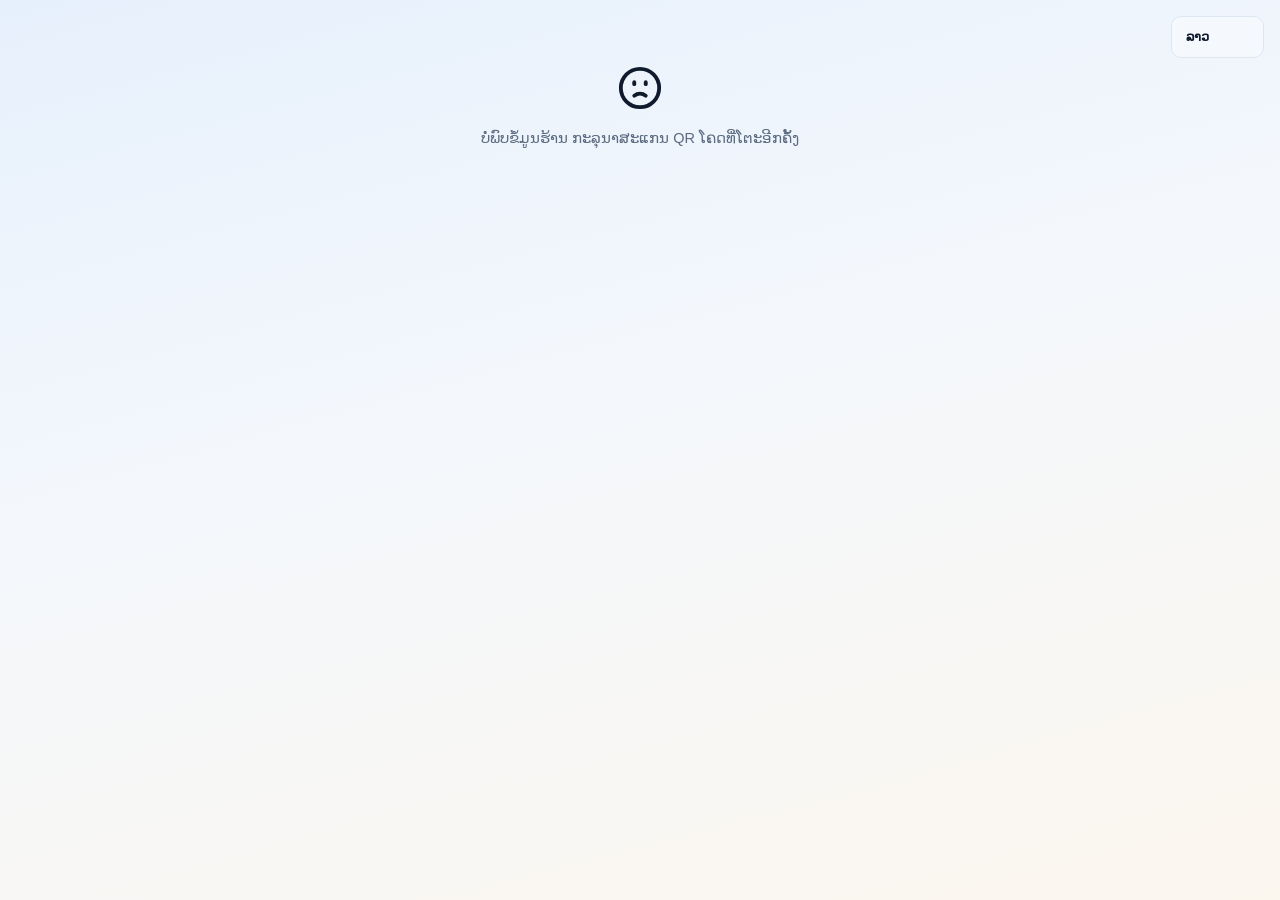
<file: order.html>
<!doctype html><html lang="lo" data-theme="light"><head><meta charset="utf-8"><meta name="viewport" content="width=device-width,initial-scale=1,viewport-fit=cover"><title>ສັ່ງອາຫານ — ZaabOS</title>
<link rel="icon" href="/favicon.ico?v=8" sizes="any">
<link rel="icon" type="image/png" sizes="64x64" href="/static/favicon-64.png?v=8">
<link rel="apple-touch-icon" href="/apple-touch-icon.png?v=8">
<link rel="manifest" href="/static/manifest.webmanifest?v=8">

<link rel="preconnect" href="https://fonts.googleapis.com">
<link rel="preconnect" href="https://fonts.gstatic.com" crossorigin>

<link rel="stylesheet" href="/static/style.css"><link rel="stylesheet" href="/static/icons.css?v=1"><link rel="stylesheet" href="/static/theme.css?v=3">
<meta name="theme-color" content="#ea580c">
</head><body>

<select id="langSelect" class="lang-select lang-select-login"></select>

<div id="loadingView" style="padding:60px 20px;text-align:center;color:var(--text-muted)" data-i18n="loading_menu">กำลังโหลดเมนู...</div>

<div id="errorView" class="hidden" style="padding:60px 20px;text-align:center">
  <div style="font-size:40px"><i class="ic ic-frown" aria-hidden="true"></i></div>
  <p id="errorMsg" style="color:var(--text-muted);margin-top:10px"></p>
</div>

<div id="menuView" class="hidden">
  <div class="order-hero">
    <div class="oh-icon" id="ohIcon"><i class="ic ic-utensils" aria-hidden="true"></i></div>
    <div class="oh-name" id="ohName">ร้านอาหาร</div>
    <div class="oh-table hidden" id="ohTable"></div>
  </div>
  <main class="narrow" style="padding-top:16px">
    <div id="categoriesView">
      <div class="category-tiles" id="categoryTiles"></div>
    </div>
    <div id="itemsView" class="hidden">
      <div class="items-view-head">
        <button type="button" class="ivh-back" id="backToCatsBtn" data-i18n="btn_back_to_categories"><i class="ic ic-arrow-left" aria-hidden="true"></i> กลับหมวดหมู่</button>
        <div class="ivh-title" id="itemsViewTitle"></div>
      </div>
      <div class="cat-scroll" id="catScroll"></div>
      <div class="menu-grid" id="menuGrid"></div>
    </div>
  </main>
  <button class="cart-fab hidden" id="cartFab" type="button">
    <span id="cartFabCount">0</span><span id="cartFabTotal">0</span>
  </button>
</div>

<!-- Item option picker -->
<div class="modal" id="itemModal"><div class="sheet small"><div class="sheet-head"><h2 id="itemModalTitle">เมนู</h2><button data-close>×</button></div>
  <p class="hint" id="itemModalDesc"></p>
  <div id="itemModalBody"></div>
  <label><span data-i18n="label_notes_optional">หมายเหตุ (ถ้ามี)</span><input id="itemNotes" placeholder="เช่น ไม่ใส่ผัก ไม่เผ็ด" data-i18n-ph="placeholder_notes_customer"></label>
  <div class="qty-stepper" style="margin-top:14px;justify-content:center">
    <button type="button" id="itemMinus">−</button><span id="itemQty">1</span><button type="button" id="itemPlus">+</button>
  </div>
  <div class="login-error" id="itemError"></div>
  <button class="save" id="itemAdd"><span data-i18n="btn_add_to_cart_price">เพิ่มลงตะกร้า —</span> <span id="itemAddPrice">0</span></button>
</div></div>

<!-- Cart / checkout sheet -->
<div class="modal" id="cartModal"><div class="sheet"><div class="sheet-head"><h2 data-i18n="cart_title">ตะกร้าของคุณ</h2><button data-close>×</button></div>
  <div id="cartLines"></div>
  <div class="cart-total-row"><span data-i18n="label_total">รวมทั้งหมด</span><span id="cartTotal">0</span></div>

  <h3 data-i18n="label_order_type_title">ประเภทการสั่ง</h3>
  <div class="type" id="orderTypePicker">
    <button data-type="dine_in" class="active" data-i18n="order_type_dine_in"><i class="ic ic-utensils" aria-hidden="true"></i> ทานที่ร้าน</button>
    <button data-type="takeaway" data-i18n="order_type_takeaway"><i class="ic ic-shopping-bag" aria-hidden="true"></i> กลับบ้าน</button>
    <button data-type="delivery" data-i18n="order_type_delivery"><i class="ic ic-bike" aria-hidden="true"></i> เดลิเวอรี่</button>
  </div>

  <div id="tableResolvedRow" class="hidden">
    <label><span data-i18n="label_your_table">โต๊ะของคุณ</span><input id="tableResolvedDisplay" disabled></label>
  </div>
  <div id="tablePickRow" class="hidden">
    <label><span data-i18n="label_pick_table">กรุณาเลือกโต๊ะของคุณ</span></label>
    <div class="table-pick-grid" id="tablePickGrid"></div>
    <div class="table-select-error hidden" id="tableSelectError" data-i18n="err_pick_table_first">กรุณาเลือกโต๊ะก่อนยืนยันออเดอร์</div>
  </div>

  <label><span data-i18n="label_orderer_name">ชื่อผู้สั่ง</span><input id="custName" placeholder="ชื่อของคุณ" data-i18n-ph="placeholder_your_name"></label>
  <div id="scheduleRow" class="hidden"><label><span>สั่งล่วงหน้า / เวลาที่ต้องการรับอาหาร (ถ้ามี)</span><input id="scheduledFor" type="datetime-local"></label></div>

  <div id="deliveryFields" class="hidden">
    <label><span data-i18n="label_delivery_phone">เบอร์โทรติดต่อ</span><input id="custPhone" inputmode="numeric" placeholder="เช่น 020xxxxxxx" data-i18n-ph="placeholder_phone_example"></label>
    <label><span data-i18n="label_phone_confirm">กรอกเบอร์โทรอีกครั้งเพื่อยืนยัน</span><input id="custPhoneConfirm" inputmode="numeric"></label>
    <label><span data-i18n="label_delivery_address">ที่อยู่จัดส่ง</span><textarea id="custAddress" placeholder="บ้านเลขที่ / ถนน / จุดสังเกต" data-i18n-ph="placeholder_address"></textarea></label>
  </div>
  <div id="phoneOptionalRow">
    <label><span data-i18n="label_phone_optional">เบอร์โทร (ถ้ามี — เผื่อร้านต้องการติดต่อ)</span><input id="custPhoneOptional" inputmode="numeric"></label>
  </div>

  <label><span data-i18n="label_notes_to_shop">หมายเหตุถึงร้าน (ถ้ามี)</span><input id="orderNotes" placeholder="เช่น ขอช้อนเพิ่ม" data-i18n-ph="placeholder_notes_shop_example"></label>

  <div class="login-error" id="checkoutError"></div>
  <button class="save" id="checkoutSubmit" data-i18n="btn_confirm_order_customer"><i class="ic ic-circle-check" aria-hidden="true"></i> ยืนยันสั่งอาหาร</button>
</div></div>

<!-- Success screen -->
<div class="modal" id="successModal"><div class="sheet small"><div class="sheet-head"><h2 data-i18n="success_title">สั่งอาหารสำเร็จ! <i class="ic ic-party-popper" aria-hidden="true"></i></h2><button data-close>×</button></div>
  <div style="text-align:center;padding:10px 0">
    <div style="font-size:44px"><i class="ic ic-circle-check" aria-hidden="true"></i></div>
    <p style="font-weight:800;font-size:18px;margin-top:8px"><span data-i18n="success_order_no_prefix">เลขที่ออเดอร์</span> <span id="successOrderNo"></span></p>
    <p class="hint" data-i18n="success_hint">ทางร้านได้รับออเดอร์ของคุณแล้ว กรุณารอสักครู่</p>
    <a class="save" id="successTrackLink" style="text-decoration:none;display:block;text-align:center;margin-top:16px" data-i18n="btn_track_order"><i class="ic ic-map-pin" aria-hidden="true"></i> ติดตามสถานะออเดอร์</a>
    <button class="save secondary" id="successNewOrderBtn" style="margin-top:8px" data-i18n="btn_order_more"><i class="ic ic-utensils" aria-hidden="true"></i> สั่งเพิ่ม</button>
  </div>
</div></div>

<div class="toast-wrap" id="toastWrap"></div>

<script>const DEFAULT_LANG = 'lo';</script>
<script src="/static/i18n.js?v=30.2"></script>
<script src="/static/order.js?v=30.2"></script>
</body></html>
</file>
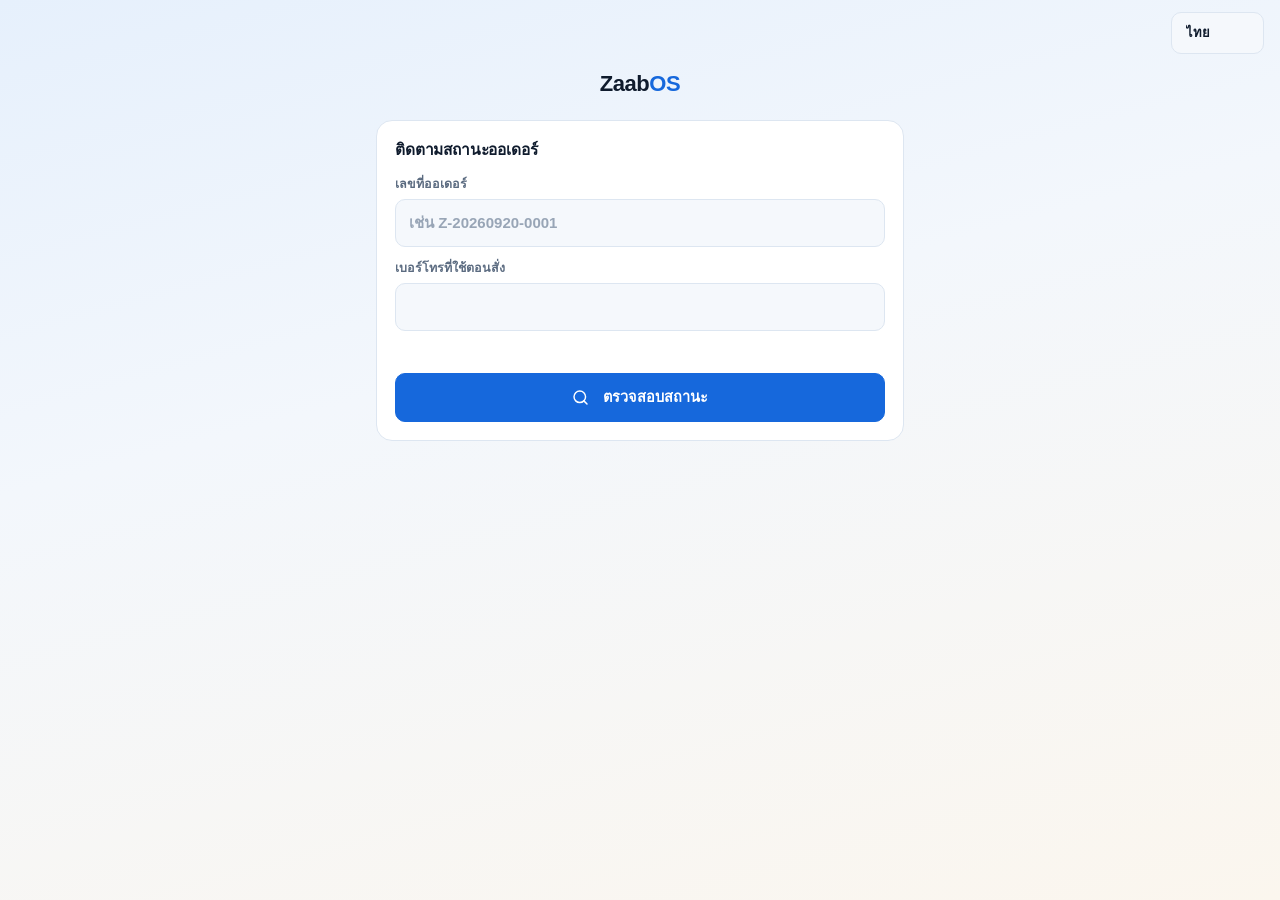
<file: track.html>
<!doctype html><html lang="th" data-theme="light"><head><meta charset="utf-8"><meta name="viewport" content="width=device-width,initial-scale=1,viewport-fit=cover"><title>ติดตามออเดอร์ — ZaabOS</title>
<link rel="icon" href="/favicon.ico?v=8" sizes="any">
<link rel="icon" type="image/png" sizes="64x64" href="/static/favicon-64.png?v=8">
<link rel="apple-touch-icon" href="/apple-touch-icon.png?v=8">
<link rel="manifest" href="/static/manifest.webmanifest?v=8">

<link rel="preconnect" href="https://fonts.googleapis.com">
<link rel="preconnect" href="https://fonts.gstatic.com" crossorigin>

<link rel="stylesheet" href="/static/style.css"><link rel="stylesheet" href="/static/icons.css?v=1"><link rel="stylesheet" href="/static/theme.css?v=3">
<meta name="theme-color" content="#ea580c">
</head><body>

<div class="lang-bar"><select id="langSelect" class="lang-select"></select></div>

<main class="narrow" style="padding-top:14px">
  <div class="brand center" style="margin-bottom:20px">Zaab<b>OS</b></div>

  <div class="panel" id="lookupPanel">
    <h2 data-i18n="track_title">ติดตามสถานะออเดอร์</h2>
    <label><span data-i18n="label_order_no">เลขที่ออเดอร์</span><input id="orderNoInput" placeholder="เช่น Z-20260920-0001" data-i18n-ph="placeholder_order_no_example"></label>
    <label><span data-i18n="label_phone_used">เบอร์โทรที่ใช้ตอนสั่ง</span><input id="phoneInput" inputmode="numeric"></label>
    <div class="login-error" id="lookupError"></div>
    <button class="save" id="lookupBtn" data-i18n="btn_check_status"><i class="ic ic-search" aria-hidden="true"></i> ตรวจสอบสถานะ</button>
  </div>

  <div id="resultPanel" class="hidden"></div>
</main>

<script>const DEFAULT_LANG = 'th';</script>
<script src="/static/i18n.js?v=30.0"></script>
<script src="/static/track.js?v=30.0"></script>
</body></html>
</file>
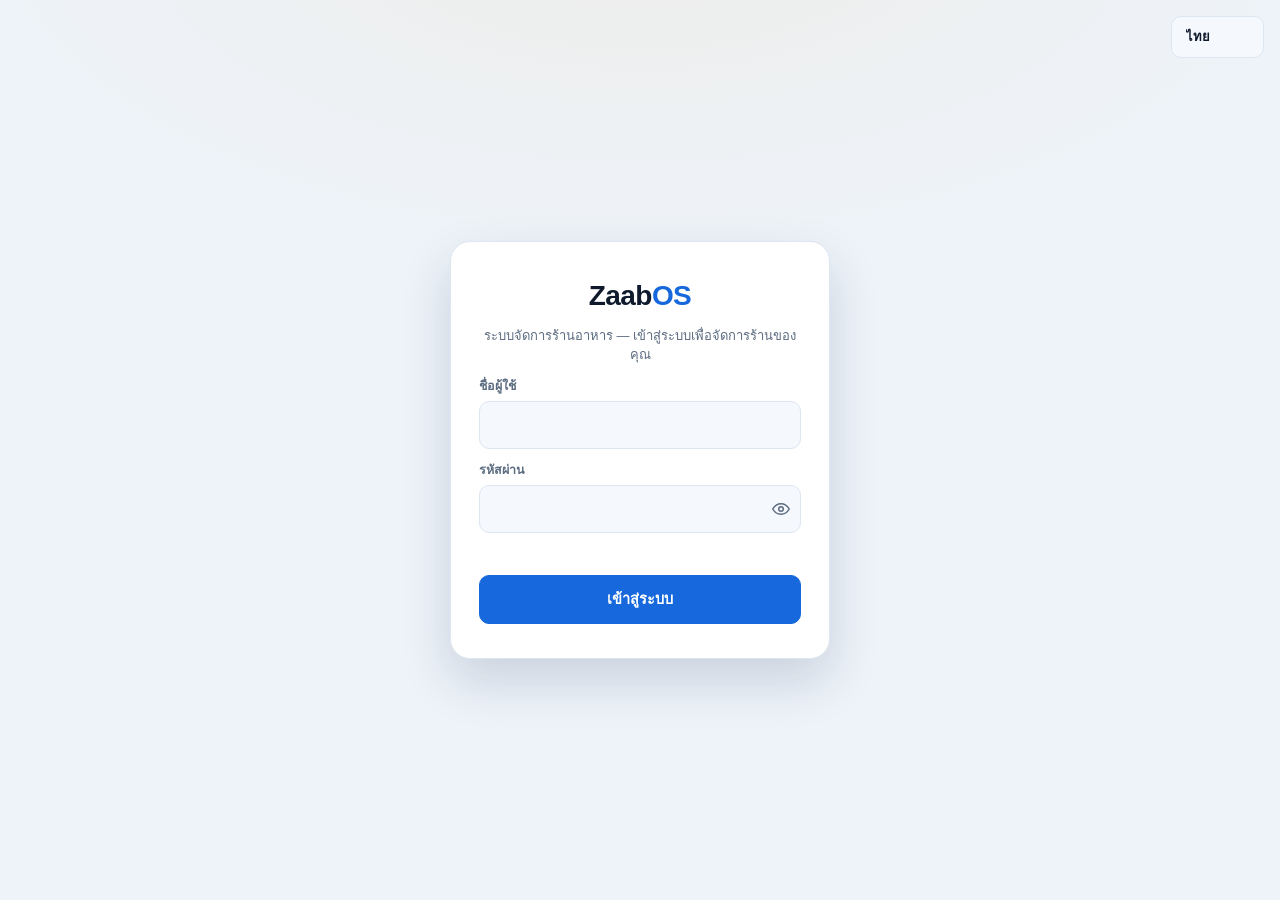
<file: templates/offline.html>
<!doctype html><html lang="th"><head><meta charset="utf-8"><meta name="viewport" content="width=device-width,initial-scale=1,viewport-fit=cover"><title>ออฟไลน์ · ZaabOS</title><meta name="theme-color" content="#17151d"><link rel="icon" href="/favicon.ico?v=8" sizes="any"><link rel="icon" type="image/png" sizes="64x64" href="/static/favicon-64.png?v=8"><link rel="apple-touch-icon" href="/apple-touch-icon.png?v=8"><link rel="manifest" href="/static/manifest.webmanifest?v=8"><link rel="stylesheet" href="/static/style.css"><link rel="stylesheet" href="/static/icons.css?v=1"></head><body class="system-page"><main class="system-card"><div class="system-brand">Zaab<b>OS</b></div><div class="offline-orb"><i class="ic ic-wifi-off" aria-hidden="true"></i></div><h1>ขณะนี้ออฟไลน์</h1><p>อุปกรณ์นี้ติดต่อ ZaabOS Server ไม่ได้ ตรวจสอบอินเทอร์เน็ตแล้วลองเชื่อมต่ออีกครั้ง</p><div class="offline-status"><span id="offlineDot"></span><span id="offlineText">กำลังรอการเชื่อมต่อ…</span></div><button class="save system-action" onclick="location.reload()">ลองเชื่อมต่ออีกครั้ง</button><small>Offline POS เต็มรูปแบบจะเปิดใช้ในขั้น Sync ถัดไป เพื่อป้องกันบิลหรือยอดชำระซ้ำ</small></main><script>function state(){const on=navigator.onLine;document.getElementById('offlineText').textContent=on?'อินเทอร์เน็ตกลับมาแล้ว — กำลังเชื่อมต่อ':'ยังไม่มีการเชื่อมต่อ';document.getElementById('offlineDot').className=on?'online':'';if(on)setTimeout(()=>location.href='/',700)}addEventListener('online',state);addEventListener('offline',state);state();</script></body></html>
</file>
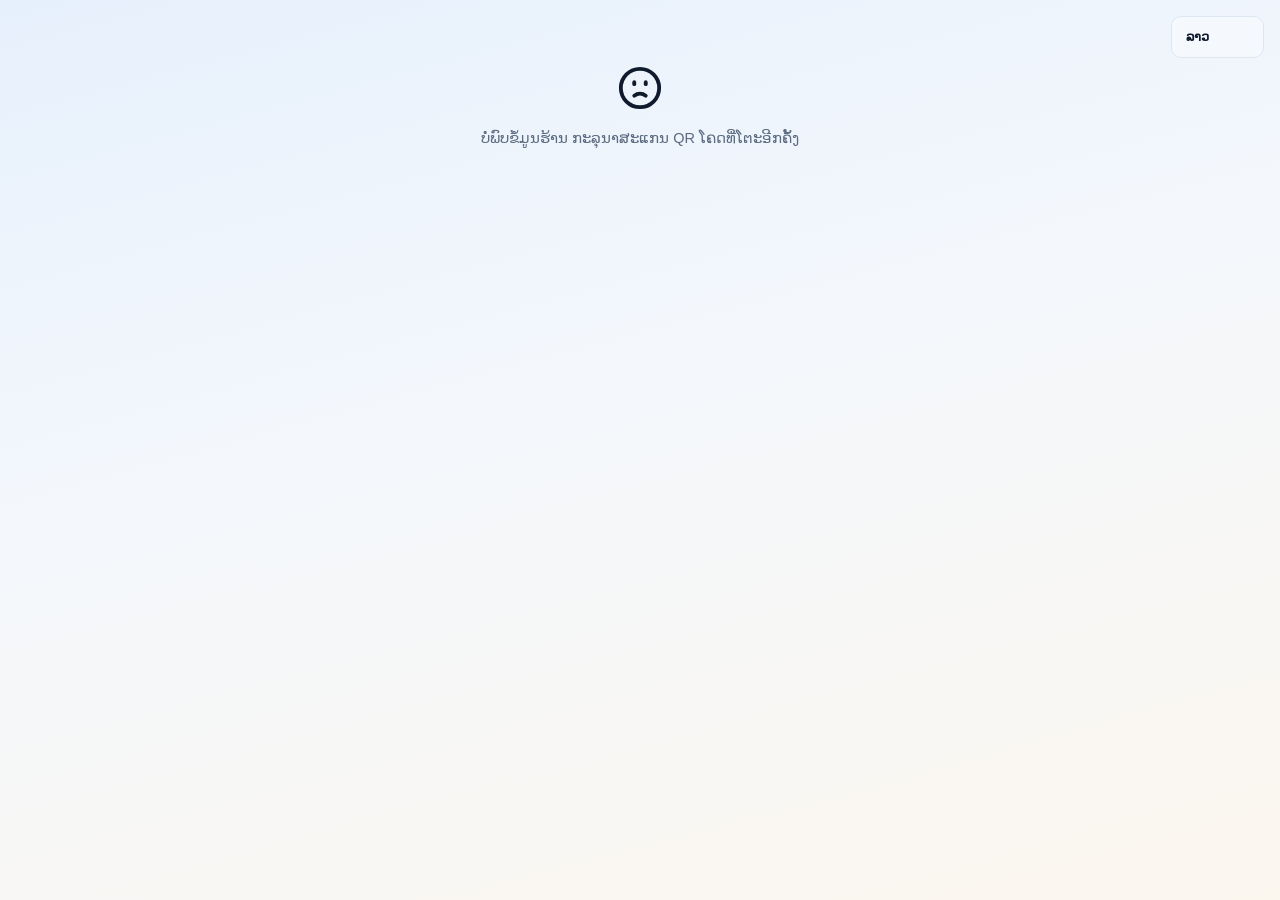
<file: templates/order.html>
<!doctype html><html lang="lo" data-theme="light"><head><meta charset="utf-8"><meta name="viewport" content="width=device-width,initial-scale=1,viewport-fit=cover"><title>ສັ່ງອາຫານ — ZaabOS</title>
<link rel="icon" href="/favicon.ico?v=8" sizes="any">
<link rel="icon" type="image/png" sizes="64x64" href="/static/favicon-64.png?v=8">
<link rel="apple-touch-icon" href="/apple-touch-icon.png?v=8">
<link rel="manifest" href="/static/manifest.webmanifest?v=8">

<link rel="preconnect" href="https://fonts.googleapis.com">
<link rel="preconnect" href="https://fonts.gstatic.com" crossorigin>

<link rel="stylesheet" href="/static/style.css"><link rel="stylesheet" href="/static/icons.css?v=1"><link rel="stylesheet" href="/static/theme.css?v=12">
<meta name="theme-color" content="#ea580c">
</head><body>

<select id="langSelect" class="lang-select lang-select-login"></select>

<div id="loadingView" style="padding:60px 20px;text-align:center;color:var(--text-muted)" data-i18n="loading_menu">กำลังโหลดเมนู...</div>

<div id="errorView" class="hidden" style="padding:60px 20px;text-align:center">
  <div style="font-size:40px"><i class="ic ic-frown" aria-hidden="true"></i></div>
  <p id="errorMsg" style="color:var(--text-muted);margin-top:10px"></p>
</div>

<div id="menuView" class="hidden">
  <div class="order-hero">
    <div class="oh-icon" id="ohIcon"><i class="ic ic-utensils" aria-hidden="true"></i></div>
    <div class="oh-name" id="ohName">ร้านอาหาร</div>
    <div class="oh-table hidden" id="ohTable"></div>
  </div>
  <main class="narrow" style="padding-top:16px">
    <div id="categoriesView">
      <div class="category-tiles" id="categoryTiles"></div>
    </div>
    <div id="itemsView" class="hidden">
      <div class="items-view-head">
        <button type="button" class="ivh-back" id="backToCatsBtn" data-i18n="btn_back_to_categories"><i class="ic ic-arrow-left" aria-hidden="true"></i> กลับหมวดหมู่</button>
        <div class="ivh-title" id="itemsViewTitle"></div>
      </div>
      <div class="cat-scroll" id="catScroll"></div>
      <div class="menu-grid" id="menuGrid"></div>
    </div>
  </main>
  <button class="cart-fab hidden" id="cartFab" type="button">
    <span id="cartFabCount">0</span><span id="cartFabTotal">0</span>
  </button>
</div>

<!-- Item option picker -->
<div class="modal" id="itemModal"><div class="sheet small"><div class="sheet-head"><h2 id="itemModalTitle">เมนู</h2><button data-close>×</button></div>
  <p class="hint" id="itemModalDesc"></p>
  <div id="itemModalBody"></div>
  <label><span data-i18n="label_notes_optional">หมายเหตุ (ถ้ามี)</span><input id="itemNotes" placeholder="เช่น ไม่ใส่ผัก ไม่เผ็ด" data-i18n-ph="placeholder_notes_customer"></label>
  <div class="qty-stepper" style="margin-top:14px;justify-content:center">
    <button type="button" id="itemMinus">−</button><span id="itemQty">1</span><button type="button" id="itemPlus">+</button>
  </div>
  <div class="login-error" id="itemError"></div>
  <button class="save" id="itemAdd"><span data-i18n="btn_add_to_cart_price">เพิ่มลงตะกร้า —</span> <span id="itemAddPrice">0</span></button>
</div></div>

<!-- Cart / checkout sheet -->
<div class="modal" id="cartModal"><div class="sheet"><div class="sheet-head"><h2 data-i18n="cart_title">ตะกร้าของคุณ</h2><button data-close>×</button></div>
  <div id="cartLines"></div>
  <div class="cart-total-row"><span data-i18n="label_total">รวมทั้งหมด</span><span id="cartTotal">0</span></div>

  <h3 data-i18n="label_order_type_title">ประเภทการสั่ง</h3>
  <div class="type" id="orderTypePicker">
    <button data-type="dine_in" class="active" data-i18n="order_type_dine_in"><i class="ic ic-utensils" aria-hidden="true"></i> ทานที่ร้าน</button>
    <button data-type="takeaway" data-i18n="order_type_takeaway"><i class="ic ic-shopping-bag" aria-hidden="true"></i> กลับบ้าน</button>
    <button data-type="delivery" data-i18n="order_type_delivery"><i class="ic ic-bike" aria-hidden="true"></i> เดลิเวอรี่</button>
  </div>

  <div id="tableResolvedRow" class="hidden">
    <label><span data-i18n="label_your_table">โต๊ะของคุณ</span><input id="tableResolvedDisplay" disabled></label>
  </div>
  <div id="tablePickRow" class="hidden">
    <label><span data-i18n="label_pick_table">กรุณาเลือกโต๊ะของคุณ</span></label>
    <div class="table-pick-grid" id="tablePickGrid"></div>
    <div class="table-select-error hidden" id="tableSelectError" data-i18n="err_pick_table_first">กรุณาเลือกโต๊ะก่อนยืนยันออเดอร์</div>
  </div>

  <label><span data-i18n="label_orderer_name">ชื่อผู้สั่ง</span><input id="custName" placeholder="ชื่อของคุณ" data-i18n-ph="placeholder_your_name"></label>
  <div id="scheduleRow" class="hidden"><label><span>สั่งล่วงหน้า / เวลาที่ต้องการรับอาหาร (ถ้ามี)</span><input id="scheduledFor" type="datetime-local"></label></div>

  <div id="deliveryFields" class="hidden">
    <label><span data-i18n="label_delivery_phone">เบอร์โทรติดต่อ</span><input id="custPhone" inputmode="numeric" placeholder="เช่น 020xxxxxxx" data-i18n-ph="placeholder_phone_example"></label>
    <label><span data-i18n="label_phone_confirm">กรอกเบอร์โทรอีกครั้งเพื่อยืนยัน</span><input id="custPhoneConfirm" inputmode="numeric"></label>
    <label><span data-i18n="label_delivery_address">ที่อยู่จัดส่ง</span><textarea id="custAddress" placeholder="บ้านเลขที่ / ถนน / จุดสังเกต" data-i18n-ph="placeholder_address"></textarea></label>
  </div>
  <div id="phoneOptionalRow">
    <label><span data-i18n="label_phone_optional">เบอร์โทร (ถ้ามี — เผื่อร้านต้องการติดต่อ)</span><input id="custPhoneOptional" inputmode="numeric"></label>
  </div>

  <label><span data-i18n="label_notes_to_shop">หมายเหตุถึงร้าน (ถ้ามี)</span><input id="orderNotes" placeholder="เช่น ขอช้อนเพิ่ม" data-i18n-ph="placeholder_notes_shop_example"></label>

  <div class="login-error" id="checkoutError"></div>
  <button class="save" id="checkoutSubmit" data-i18n="btn_confirm_order_customer"><i class="ic ic-circle-check" aria-hidden="true"></i> ยืนยันสั่งอาหาร</button>
</div></div>

<!-- Success screen -->
<div class="modal" id="successModal"><div class="sheet small"><div class="sheet-head"><h2 data-i18n="success_title">สั่งอาหารสำเร็จ! <i class="ic ic-party-popper" aria-hidden="true"></i></h2><button data-close>×</button></div>
  <div style="text-align:center;padding:10px 0">
    <div style="font-size:44px"><i class="ic ic-circle-check" aria-hidden="true"></i></div>
    <p style="font-weight:800;font-size:18px;margin-top:8px"><span data-i18n="success_order_no_prefix">เลขที่ออเดอร์</span> <span id="successOrderNo"></span></p>
    <p class="hint" data-i18n="success_hint">ทางร้านได้รับออเดอร์ของคุณแล้ว กรุณารอสักครู่</p>
    <a class="save" id="successTrackLink" style="text-decoration:none;display:block;text-align:center;margin-top:16px" data-i18n="btn_track_order"><i class="ic ic-map-pin" aria-hidden="true"></i> ติดตามสถานะออเดอร์</a>
    <button class="save secondary" id="successNewOrderBtn" style="margin-top:8px" data-i18n="btn_order_more"><i class="ic ic-utensils" aria-hidden="true"></i> สั่งเพิ่ม</button>
  </div>
</div></div>

<div class="toast-wrap" id="toastWrap"></div>

<script>const DEFAULT_LANG = 'lo';</script>
<script src="/static/i18n.js?v=41.0"></script>
<script src="/static/order.js?v=32.0"></script>
</body></html>
</file>
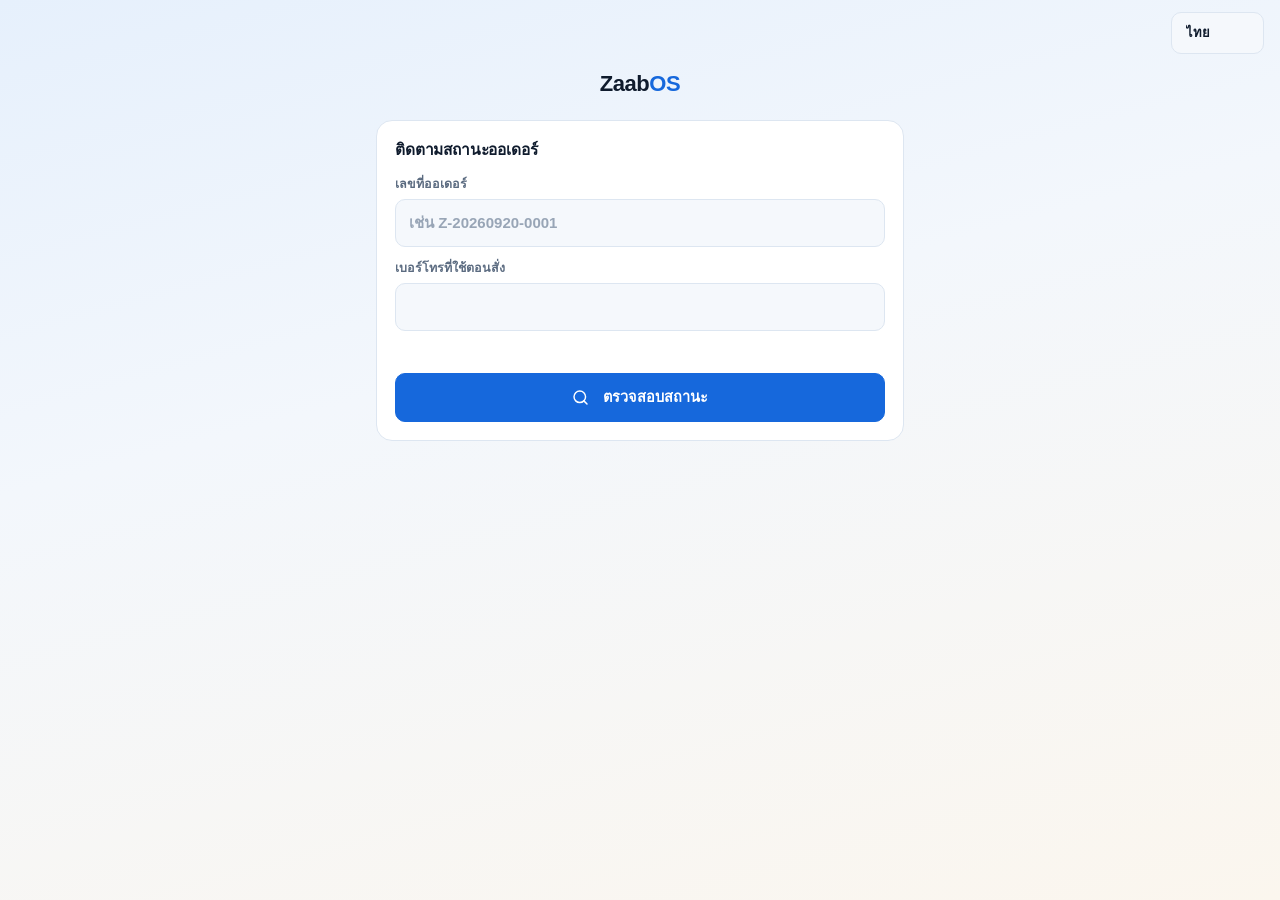
<file: templates/track.html>
<!doctype html><html lang="th" data-theme="light"><head><meta charset="utf-8"><meta name="viewport" content="width=device-width,initial-scale=1,viewport-fit=cover"><title>ติดตามออเดอร์ — ZaabOS</title>
<link rel="icon" href="/favicon.ico?v=8" sizes="any">
<link rel="icon" type="image/png" sizes="64x64" href="/static/favicon-64.png?v=8">
<link rel="apple-touch-icon" href="/apple-touch-icon.png?v=8">
<link rel="manifest" href="/static/manifest.webmanifest?v=8">

<link rel="preconnect" href="https://fonts.googleapis.com">
<link rel="preconnect" href="https://fonts.gstatic.com" crossorigin>

<link rel="stylesheet" href="/static/style.css"><link rel="stylesheet" href="/static/icons.css?v=1"><link rel="stylesheet" href="/static/theme.css?v=12">
<meta name="theme-color" content="#ea580c">
</head><body>

<div class="lang-bar"><select id="langSelect" class="lang-select"></select></div>

<main class="narrow" style="padding-top:14px">
  <div class="brand center" style="margin-bottom:20px">Zaab<b>OS</b></div>

  <div class="panel" id="lookupPanel">
    <h2 data-i18n="track_title">ติดตามสถานะออเดอร์</h2>
    <label><span data-i18n="label_order_no">เลขที่ออเดอร์</span><input id="orderNoInput" placeholder="เช่น Z-20260920-0001" data-i18n-ph="placeholder_order_no_example"></label>
    <label><span data-i18n="label_phone_used">เบอร์โทรที่ใช้ตอนสั่ง</span><input id="phoneInput" inputmode="numeric"></label>
    <div class="login-error" id="lookupError"></div>
    <button class="save" id="lookupBtn" data-i18n="btn_check_status"><i class="ic ic-search" aria-hidden="true"></i> ตรวจสอบสถานะ</button>
  </div>

  <div id="resultPanel" class="hidden"></div>
</main>

<script>const DEFAULT_LANG = 'th';</script>
<script src="/static/i18n.js?v=41.0"></script>
<script src="/static/track.js?v=30.0"></script>
</body></html>
</file>
<file: static/style.css>
/* ===== ZaabOS design tokens =====
   Warm "spicy" brand identity (orange -> red), distinct from CASHFLOW24's
   indigo. Same structural approach (CSS custom properties, light/dark via
   both prefers-color-scheme and an explicit data-theme override) so the
   two products share nothing visually but share a proven pattern. */
:root{
  --bg:#faf7f2; --surface:#ffffff; --surface-2:#fbf3ea;
  --text:#231710; --text-muted:#7a6a5c; --text-faint:#a99884;
  --border:#f0e4d6;
  --primary:#ea580c; --primary-ink:#ffffff; --primary-soft:#fde9d7;
  --grad-1:#f97316; --grad-2:#dc2626;
  --pos:#0d9488; --pos-soft:#e6f5f3;
  --neg:#e11d48; --neg-soft:#fdeced;
  --blue:#2563eb; --blue-soft:#eaf1fd;
  --amber:#d97706; --amber-soft:#fdf0dc;
  --status-received:#2563eb; --status-preparing:#d97706; --status-ready:#0d9488;
  --status-served:#7c3aed; --status-completed:#16a34a; --status-cancelled:#9997a9;
  --shadow-sm:0 1px 3px rgba(234,88,12,.06), 0 1px 2px rgba(35,23,16,.03);
  --shadow-md:0 10px 28px -10px rgba(234,88,12,.18), 0 2px 8px -2px rgba(234,88,12,.08);
  --shadow-lg:0 24px 50px -16px rgba(220,38,38,.28);
  --radius-sm:12px; --radius-md:18px; --radius-lg:24px; --radius-xl:30px;
  --nav-h:64px; --tabbar-h:68px; --fab-size:56px;
  color-scheme: light;
}
@media (prefers-color-scheme: dark){
  :root:not([data-theme="light"]){
    --bg:#150f0c; --surface:#1e1712; --surface-2:#241b15;
    --text:#f5efe8; --text-muted:#b8a794; --text-faint:#83725f;
    --border:#3a2c2080;
    --primary:#fb8a3c; --primary-ink:#1e1712; --primary-soft:#3a2410;
    --grad-1:#f97316; --grad-2:#dc2626;
    --pos:#2dd4bf; --pos-soft:#0f2c29;
    --neg:#fb7185; --neg-soft:#3a1520;
    --blue:#60a5fa; --blue-soft:#152238;
    --amber:#fbbf24; --amber-soft:#3a2c0e;
    --status-received:#60a5fa; --status-preparing:#fbbf24; --status-ready:#2dd4bf;
    --status-served:#a78bfa; --status-completed:#4ade80; --status-cancelled:#83725f;
    --shadow-sm:0 1px 3px rgba(0,0,0,.4);
    --shadow-md:0 10px 28px -10px rgba(249,115,22,.35), 0 2px 8px -2px rgba(0,0,0,.4);
    --shadow-lg:0 24px 50px -16px rgba(220,38,38,.45);
    color-scheme: dark;
  }
}
:root[data-theme="dark"]{
  --bg:#150f0c; --surface:#1e1712; --surface-2:#241b15;
  --text:#f5efe8; --text-muted:#b8a794; --text-faint:#83725f;
  --border:#3a2c2080;
  --primary:#fb8a3c; --primary-ink:#1e1712; --primary-soft:#3a2410;
  --grad-1:#f97316; --grad-2:#dc2626;
  --pos:#2dd4bf; --pos-soft:#0f2c29;
  --neg:#fb7185; --neg-soft:#3a1520;
  --blue:#60a5fa; --blue-soft:#152238;
  --amber:#fbbf24; --amber-soft:#3a2c0e;
  --status-received:#60a5fa; --status-preparing:#fbbf24; --status-ready:#2dd4bf;
  --status-served:#a78bfa; --status-completed:#4ade80; --status-cancelled:#83725f;
  --shadow-sm:0 1px 3px rgba(0,0,0,.4);
  --shadow-md:0 10px 28px -10px rgba(249,115,22,.35), 0 2px 8px -2px rgba(0,0,0,.4);
  --shadow-lg:0 24px 50px -16px rgba(220,38,38,.45);
  color-scheme: dark;
}

*{box-sizing:border-box}
html,body{height:100%}
body{margin:0;background:var(--bg);color:var(--text)}
:root{font-family:"Inter","Prompt","Noto Sans Lao","Noto Sans SC",-apple-system,BlinkMacSystemFont,"Noto Sans Thai",sans-serif;-webkit-font-smoothing:antialiased}
.tabular{font-variant-numeric:tabular-nums}
button,input,select,textarea{font:inherit;color:inherit}
button{-webkit-tap-highlight-color:transparent;cursor:pointer}
small{color:var(--text-muted)}
a{color:var(--primary)}

/* ===== Header ===== */
header{
  height:calc(var(--nav-h) + env(safe-area-inset-top));background:var(--surface);border-bottom:1px solid var(--border);
  display:flex;align-items:center;justify-content:space-between;
  padding:env(safe-area-inset-top) max(20px,env(safe-area-inset-right)) 0 max(20px,env(safe-area-inset-left));
  position:sticky;top:0;z-index:20;backdrop-filter:saturate(180%) blur(10px);
}
.brand{font-weight:800;letter-spacing:.02em;font-size:16px;display:flex;align-items:center;gap:8px}
.brand::before{content:"🌶️";font-size:15px;line-height:1}
.brand b{font-weight:900;color:var(--primary)}
.head-right{display:flex;align-items:center;gap:10px}
.head-right select{border:1px solid var(--border);border-radius:10px;padding:8px 10px;background:var(--surface-2);font-size:13px;max-width:150px;color:var(--text)}
.who-wrap{position:relative;flex:none}
.who{display:flex;align-items:center;gap:9px;background:transparent;border:1px solid transparent;border-radius:10px;padding:4px 6px 4px 4px;cursor:pointer;transition:background .15s}
.who:hover,.who:focus-visible{background:var(--surface-2)}
.avatar{width:34px;height:34px;border-radius:50%;background:linear-gradient(135deg,var(--grad-1),var(--grad-2));color:#fff;display:flex;align-items:center;justify-content:center;font-weight:800;font-size:14px;flex:none}
.who-text{display:flex;flex-direction:column;line-height:1.25;text-align:left;min-width:0}
.who-text span,.who-text small{white-space:nowrap;overflow:hidden;text-overflow:ellipsis;max-width:180px;display:block}
.who-text span{font-weight:700;font-size:13.5px}
.who-text small{font-size:11px}
.who-caret{font-size:10px;color:var(--text-faint);flex:none}
.who-menu{position:absolute;top:calc(100% + 8px);right:0;background:var(--surface);border:1px solid var(--border);border-radius:12px;box-shadow:var(--shadow-md);min-width:190px;padding:6px;z-index:40;display:flex;flex-direction:column;gap:2px}
.who-menu button{display:block;width:100%;text-align:left;background:transparent;border:0;border-radius:8px;padding:10px 12px;font-size:13px;font-weight:600;color:var(--text);cursor:pointer;white-space:nowrap}
.who-menu button:hover{background:var(--surface-2)}
.ghost-btn{border:1px solid var(--border);background:var(--surface);color:var(--text);border-radius:10px;padding:8px 11px;cursor:pointer;font-size:12.5px;white-space:nowrap;transition:background .15s,border-color .15s}
.ghost-btn:hover{background:var(--surface-2);border-color:var(--text-faint)}
.ghost-btn.primary{background:var(--primary);color:var(--primary-ink);border-color:var(--primary)}

/* ===== Scope bar ===== */
.biz-scope-bar{display:flex;align-items:center;gap:10px;background:var(--surface-2);border:1px solid var(--border);border-radius:14px;padding:10px 14px;margin-bottom:14px;font-size:13px;flex-wrap:wrap}
.biz-scope-lbl{font-weight:700;color:var(--text-muted);white-space:nowrap}
.biz-scope-bar select{flex:1;min-width:120px;border:1px solid var(--border);border-radius:10px;padding:8px 10px;background:var(--surface);font-size:13px;font-weight:600;color:var(--text)}

/* ===== Layout ===== */
main{max-width:960px;margin:auto;padding:18px 16px 34px}
main.narrow{max-width:560px}

/* ===== Hero ===== */
.hero{
  background:linear-gradient(135deg,var(--grad-1),var(--grad-2));color:#fff;
  border-radius:var(--radius-xl);padding:26px 24px;display:flex;align-items:flex-end;justify-content:space-between;gap:16px;
  box-shadow:var(--shadow-lg);position:relative;overflow:hidden;
}
.hero::after{content:"";position:absolute;inset:0;background:radial-gradient(120px 120px at 88% -10%,rgba(255,255,255,.25),transparent 70%)}
.hero>div{position:relative;z-index:1}
.hero small{opacity:.85;color:#fff;font-size:12.5px;font-weight:600;letter-spacing:.02em}
.hero .headline{font-size:26px;font-weight:800;margin-top:6px;letter-spacing:-.01em}
.add,.save{border:0;border-radius:16px;background:#fff;color:var(--primary);font-weight:800;padding:13px 18px;cursor:pointer;position:relative;z-index:1;box-shadow:0 6px 16px -4px rgba(0,0,0,.25);white-space:nowrap;transition:transform .12s}
.save{background:var(--primary);color:var(--primary-ink);box-shadow:none;width:100%;margin-top:12px}
.save:hover{filter:brightness(1.06)}
.save:active{transform:scale(.99)}
.save:disabled{opacity:.5;cursor:not-allowed}
.save.secondary{background:var(--surface-2);color:var(--text);border:1px solid var(--border)}
.save.danger{background:var(--neg);color:#fff}

/* ===== Tabs ===== */
.tabs{display:flex;gap:6px;margin:18px 0 4px;overflow-x:auto;scrollbar-width:none}
.tabs::-webkit-scrollbar{display:none}
.tabs button{
  border:1px solid var(--border);background:var(--surface);color:var(--text-muted);border-radius:13px;
  padding:10px 14px;cursor:pointer;font-weight:700;white-space:nowrap;font-size:13.5px;
  display:flex;align-items:center;gap:6px;transition:background .15s,color .15s,border-color .15s;
}
.tabs .tab-ic{font-size:15px;line-height:1}
.tabs .active{background:var(--text);color:var(--surface);border-color:var(--text)}
:root[data-theme="dark"] .tabs .active{background:var(--primary);border-color:var(--primary);color:var(--primary-ink)}
@media (prefers-color-scheme: dark){
  :root:not([data-theme="light"]) .tabs .active{background:var(--primary);border-color:var(--primary);color:var(--primary-ink)}
}

.filters{display:flex;gap:8px;margin:0 0 16px;flex-wrap:wrap}
.filters button,.panel-head button,.filters-inline select,.panel-head select{
  border:1px solid var(--border);background:var(--surface);color:var(--text);border-radius:11px;padding:9px 13px;cursor:pointer;font-size:13px;font-weight:600;transition:background .15s;
}
.filters button:hover,.panel-head button:hover{background:var(--surface-2)}
.filters .active{background:var(--primary);color:var(--primary-ink);border-color:var(--primary)}

/* ===== Cards / panels ===== */
.cards{display:grid;grid-template-columns:repeat(4,1fr);gap:12px}
.card,.panel{background:var(--surface);border:1px solid var(--border);border-radius:var(--radius-lg);padding:18px;box-shadow:var(--shadow-sm);position:relative}
.card span{color:var(--text-muted);font-size:12.5px;font-weight:600}
.card strong{display:block;font-size:23px;margin-top:8px;font-weight:800;letter-spacing:-.01em;font-variant-numeric:normal}
.panel{margin-top:14px}
.panel-head{display:flex;justify-content:space-between;align-items:center;gap:10px;margin-bottom:4px;flex-wrap:wrap}
.panel h2{font-size:15.5px;margin:0 0 14px;font-weight:800}
.panel h3{font-size:13px;margin:22px 0 8px;color:var(--text-muted);font-weight:700;text-transform:uppercase;letter-spacing:.03em}
.head-actions{display:flex;gap:8px;align-items:center;flex-wrap:wrap}

/* ---- pill / status badge ---- */
.pill{display:inline-flex;align-items:center;gap:6px;padding:4px 11px;border-radius:99px;font-size:11px;font-weight:700;white-space:nowrap;line-height:1.5}
.pill .pill-dot{width:7px;height:7px;border-radius:50%;flex:none}
.pill.received{background:var(--blue-soft);color:var(--status-received)}
.pill.preparing{background:var(--amber-soft);color:var(--status-preparing)}
.pill.ready{background:var(--pos-soft);color:var(--status-ready)}
.pill.served{background:#f1eafd;color:var(--status-served)}
.pill.completed{background:#e7f9ec;color:var(--status-completed)}
.pill.cancelled{background:var(--surface-2);color:var(--status-cancelled)}
.pill.unpaid{background:var(--neg-soft);color:var(--neg)}
.pill.paid{background:var(--pos-soft);color:var(--pos)}
.pill .pill-dot.received{background:var(--status-received)}
.pill .pill-dot.preparing{background:var(--status-preparing)}
.pill .pill-dot.ready{background:var(--status-ready)}
.pill .pill-dot.served{background:var(--status-served)}
.pill .pill-dot.completed{background:var(--status-completed)}
.pill .pill-dot.cancelled{background:var(--status-cancelled)}

.avatar-badge{width:38px;height:38px;border-radius:50%;background:var(--primary-soft);color:var(--primary);display:flex;align-items:center;justify-content:center;font-size:16px;flex:none}

.row{display:flex;justify-content:space-between;align-items:center;gap:12px;padding:12px 0;border-top:1px solid var(--border)}
.row:first-child{border-top:0}
.row-right{display:flex;align-items:center;gap:7px;white-space:nowrap}
.icon-btn{border:0;background:var(--surface-2);color:var(--text);border-radius:9px;width:32px;height:32px;cursor:pointer;font-size:14px;transition:background .15s}
.icon-btn:hover{background:var(--border)}
.icon-btn.danger{color:var(--neg)}
.icon-btn:disabled{opacity:.3;cursor:not-allowed}

.filters-inline{display:flex;gap:8px;margin-bottom:10px;flex-wrap:wrap}
.manage-grid{display:grid;grid-template-columns:1fr 1fr;gap:14px}
.manage-row{display:flex;justify-content:space-between;padding:12px 0;border-top:1px solid var(--border);gap:10px}
.manage-row:first-child{border-top:0}
.manage-row small{color:var(--text-muted)}

/* ===== Modals ===== */
.modal{position:fixed;inset:0;background:rgba(20,12,8,.5);backdrop-filter:blur(2px);display:none;align-items:flex-end;justify-content:center;z-index:50}
.modal.show{display:flex;animation:fade-in .15s ease-out}
@keyframes fade-in{from{opacity:0}to{opacity:1}}
.sheet{
  background:var(--surface);width:min(620px,100%);border-radius:var(--radius-xl) var(--radius-xl) 0 0;padding:10px 22px 24px;
  max-height:92vh;overflow:auto;box-shadow:var(--shadow-lg);animation:sheet-up .2s cubic-bezier(.2,.9,.3,1);
}
@keyframes sheet-up{from{transform:translateY(24px);opacity:.6}to{transform:translateY(0);opacity:1}}
.sheet.small{width:min(500px,100%)}
.sheet.wide{width:min(760px,100%)}
.sheet::before{content:"";display:block;width:38px;height:4px;border-radius:99px;background:var(--border);margin:6px auto 12px}
.sheet-head{display:flex;justify-content:space-between;align-items:center}
.sheet-head h2{margin:0;font-size:18px;font-weight:800}
.sheet-head button{border:0;background:var(--surface-2);color:var(--text-muted);font-size:20px;cursor:pointer;width:32px;height:32px;border-radius:50%;line-height:1;display:flex;align-items:center;justify-content:center}
.type{display:grid;grid-template-columns:1fr 1fr 1fr;gap:8px;margin:16px 0}
.type button{padding:12px;border:1px solid var(--border);background:var(--surface-2);border-radius:13px;font-weight:700;cursor:pointer;color:var(--text-muted);font-size:13px;transition:.15s}
.type button.active{border-color:var(--primary);background:var(--primary-soft);color:var(--primary)}
label{display:block;font-size:12.5px;color:var(--text-muted);margin:12px 0;font-weight:600}
input,select,textarea{display:block;width:100%;margin-top:6px;padding:12px 13px;border:1px solid var(--border);border-radius:12px;font-size:15px;background:var(--surface-2);color:var(--text)}
textarea{resize:vertical;min-height:64px;font-family:inherit}
input:focus,select:focus,textarea:focus{outline:none;border-color:var(--primary);background:var(--surface)}
.checkbox-row{display:flex;align-items:center;gap:8px;margin:12px 0}
.checkbox-row input{width:auto;margin:0}
.hidden{display:none!important}

@media (min-width:640px){
  .modal{align-items:center}
  .sheet{border-radius:var(--radius-xl);max-height:88vh}
  .sheet::before{display:none}
}

/* ===== Language switcher (shared across all pages) — pill button, not a bare dropdown line ===== */
.lang-select{
  display:inline-block;width:auto;max-width:max-content;margin-top:0;
  appearance:none;-webkit-appearance:none;-moz-appearance:none;
  border:1px solid var(--border);border-radius:var(--radius-sm);
  padding:9px 30px 9px 14px;background:var(--surface);color:var(--text);
  font-size:13px;font-weight:700;cursor:pointer;box-shadow:var(--shadow-sm);
  background-image:url("data:image/svg+xml;utf8,<svg xmlns='http://www.w3.org/2000/svg' width='10' height='6'><path d='M1 1l4 4 4-4' stroke='%237a6a5c' stroke-width='1.6' fill='none' stroke-linecap='round' stroke-linejoin='round'/></svg>");
  background-repeat:no-repeat;background-position:right 12px center;
  transition:box-shadow .15s,border-color .15s,transform .1s;
}
.lang-select:hover{box-shadow:var(--shadow-md);border-color:var(--primary)}
.lang-select:active{transform:scale(.98)}
.lang-select:focus{outline:none;box-shadow:var(--shadow-md);border-color:var(--primary)}
.lang-select-login{position:fixed;top:16px;right:16px;z-index:5;width:auto;box-shadow:var(--shadow-md)}
.lang-bar{display:flex;justify-content:flex-end;padding:12px 16px 0}

/* ===== Password show/hide toggle (auto-wired by i18n.js on every password field) ===== */
.pw-field{position:relative;margin-top:6px}
.pw-field .pw-input{margin-top:0;width:100%;padding-right:42px}
.pw-toggle{
  position:absolute;top:50%;right:4px;transform:translateY(-50%);
  display:flex;align-items:center;justify-content:center;
  width:32px;height:32px;padding:0;border:0;border-radius:8px;
  background:transparent;color:var(--text-muted);cursor:pointer;
  transition:background .15s,color .15s;
}
.pw-toggle:hover{background:var(--surface-2);color:var(--text)}
.pw-toggle-active{color:var(--primary)}

/* ===== Login ===== */
.login-screen{min-height:100vh;display:flex;align-items:center;justify-content:center;background:
  radial-gradient(600px 400px at 15% 10%,var(--primary-soft),transparent 60%),
  radial-gradient(600px 400px at 85% 90%,var(--primary-soft),transparent 60%),
  var(--bg);padding:20px}
.login-card{background:var(--surface);border:1px solid var(--border);border-radius:var(--radius-xl);padding:34px 28px;width:min(380px,100%);box-shadow:var(--shadow-md)}
.brand.center{text-align:center;font-size:22px;justify-content:center}
.login-sub{color:var(--text-muted);font-size:13px;text-align:center;margin:10px 0 4px}
.login-error{color:var(--neg);font-size:13px;min-height:18px;margin-top:6px;font-weight:600}
.link-btn{display:block;width:100%;text-align:center;background:transparent;border:0;color:var(--primary);font-size:13px;font-weight:600;cursor:pointer;padding:12px 0 0;text-decoration:underline}
.login-hint{background:var(--surface-2);border:1px solid var(--border);border-radius:12px;padding:12px 14px;margin-top:10px;font-size:12.5px;line-height:1.6;color:var(--text-muted)}

/* ===== Misc ===== */
.all-mode-notice{background:var(--primary-soft);border:1px solid var(--border);color:var(--primary);border-radius:14px;padding:12px 16px;margin-bottom:14px;font-size:13px;font-weight:600}
.hint{color:var(--text-muted);font-size:12px;margin:14px 0 2px}
.empty-state{text-align:center;padding:40px 20px;color:var(--text-muted)}
.empty-state .es-ic{font-size:40px;display:block;margin-bottom:10px}
.toast-wrap{position:fixed;left:50%;bottom:24px;transform:translateX(-50%);z-index:80;display:flex;flex-direction:column;gap:8px;align-items:center;width:min(420px,92vw)}
.toast{background:var(--text);color:var(--surface);padding:12px 18px;border-radius:12px;font-size:13.5px;font-weight:600;box-shadow:var(--shadow-md);animation:toast-in .2s ease-out}
.toast.err{background:var(--neg)}
.toast.ok{background:var(--pos)}
@keyframes toast-in{from{opacity:0;transform:translateY(8px)}to{opacity:1;transform:translateY(0)}}

/* ===== Table grid (admin) ===== */
.table-grid{display:grid;grid-template-columns:repeat(auto-fill,minmax(110px,1fr));gap:10px}
.table-chip{border:1px solid var(--border);border-radius:14px;padding:12px 10px;background:var(--surface-2);text-align:center;position:relative}
.table-chip .tc-name{font-weight:800;font-size:14px}
.table-chip .tc-actions{display:flex;justify-content:center;gap:6px;margin-top:8px}
.table-chip button{border:0;background:var(--surface);border-radius:8px;padding:5px 8px;font-size:11px;font-weight:700;color:var(--text-muted)}

/* ===== Menu item cards (admin + customer) ===== */
.menu-grid{display:grid;grid-template-columns:repeat(auto-fill,minmax(220px,1fr));gap:14px}
.menu-card{background:var(--surface);border:1px solid var(--border);border-radius:var(--radius-md);padding:16px;box-shadow:var(--shadow-sm);display:flex;flex-direction:column;gap:8px;position:relative}
.menu-card.sold-out{opacity:.55}
.menu-card .mc-top{display:flex;justify-content:space-between;align-items:flex-start;gap:8px}
.menu-card .mc-name{font-weight:800;font-size:15px}
.menu-card .mc-desc{color:var(--text-muted);font-size:12.5px;line-height:1.5}
.menu-card .mc-price{font-weight:800;color:var(--primary);font-size:16px;margin-top:auto}
.menu-card .mc-badge{position:absolute;top:12px;right:12px;background:var(--neg);color:#fff;font-size:10.5px;font-weight:800;padding:3px 9px;border-radius:99px}
.menu-card .mc-badge-stock{position:absolute;top:12px;left:12px;background:var(--amber);color:#1e1712;font-size:10.5px;font-weight:800;padding:3px 9px;border-radius:99px}
.menu-card .mc-photo{width:100%;aspect-ratio:4/3;object-fit:cover;border-radius:12px;margin:-2px 0 2px;background:var(--surface-2)}
.menu-card .mc-stock-info{font-size:12px;color:var(--text-muted);display:flex;align-items:center;gap:6px}
.two-col{display:grid;grid-template-columns:1fr 1fr;gap:0 12px}
@media (max-width:520px){.two-col{grid-template-columns:1fr}}

/* ===== Reports tab ===== */
.report-presets{display:flex;gap:8px;flex-wrap:wrap;margin:10px 0}
.report-presets button.active{background:var(--primary);color:var(--primary-ink);border-color:var(--primary)}
.report-date-range{display:flex;gap:10px;align-items:flex-end;flex-wrap:wrap;margin-bottom:16px}
.report-date-range label{margin:0}
.report-cards{display:grid;grid-template-columns:repeat(auto-fit,minmax(150px,1fr));gap:12px;margin-bottom:18px}
.report-card{background:var(--surface-2);border-radius:var(--radius-sm);padding:14px}
.report-card .rc-label{font-size:12px;color:var(--text-muted);font-weight:600}
.report-card .rc-value{font-size:20px;font-weight:800;margin-top:4px}
.report-card.rc-profit .rc-value{color:var(--pos)}
.report-card.rc-profit.rc-loss .rc-value{color:var(--neg)}
.top-item-row{display:flex;justify-content:space-between;align-items:center;padding:8px 0;border-top:1px solid var(--border);font-size:13.5px}
.top-item-row:first-child{border-top:0}
.top-item-rank{color:var(--text-muted);font-weight:700;margin-right:8px}

/* ===== Menu item image picker (admin form) ===== */
.image-picker{display:flex;flex-direction:column;align-items:center;gap:10px;border:1px dashed var(--border);border-radius:14px;padding:16px;background:var(--surface-2)}
.image-picker-preview{width:100%;max-width:220px}
.image-picker-preview img{width:100%;aspect-ratio:4/3;object-fit:cover;border-radius:12px;border:1px solid var(--border)}
.image-picker-empty{font-size:36px;color:var(--text-muted);padding:14px 0}
.image-picker-actions{display:flex;gap:8px;flex-wrap:wrap;justify-content:center}

/* ===== Item photo in the item-option modal (customer + staff) ===== */
.item-modal-photo{width:100%;aspect-ratio:16/9;object-fit:cover;border-radius:14px;margin-bottom:6px}
.menu-card .mc-actions{display:flex;gap:6px;flex-wrap:wrap}
.cat-chip{display:inline-flex;align-items:center;gap:6px;padding:8px 14px;border-radius:12px;border:1px solid var(--border);background:var(--surface);font-weight:700;font-size:13px;white-space:nowrap;cursor:pointer}
.cat-chip.active{background:var(--primary);color:var(--primary-ink);border-color:var(--primary)}
.cat-scroll{display:flex;gap:8px;overflow-x:auto;padding-bottom:4px;scrollbar-width:none;margin-bottom:14px}
.cat-scroll::-webkit-scrollbar{display:none}

/* option group form builder */
.opt-group-box{border:1px dashed var(--border);border-radius:14px;padding:12px;margin-top:12px}
.opt-group-box .og-head{display:flex;justify-content:space-between;align-items:center;gap:8px}
.opt-row{display:flex;gap:8px;align-items:center;margin-top:8px}
.opt-row input{margin-top:0}
.opt-row input[type=number]{max-width:110px}
.add-opt-btn,.add-group-btn{border:1px dashed var(--border);background:transparent;color:var(--primary);font-weight:700;font-size:12.5px;padding:8px 12px;border-radius:10px;width:100%;margin-top:8px}

/* ===== Customer ordering page ===== */
.order-hero{background:linear-gradient(135deg,var(--grad-1),var(--grad-2));color:#fff;border-radius:0 0 var(--radius-xl) var(--radius-xl);padding:20px 20px 24px;text-align:center}
.order-hero .oh-icon{font-size:34px}
.order-hero .oh-name{font-weight:800;font-size:19px;margin-top:4px}
.order-hero .oh-table{margin-top:8px;display:inline-flex;background:rgba(255,255,255,.2);padding:6px 14px;border-radius:99px;font-weight:700;font-size:13px}
.qty-stepper{display:flex;align-items:center;gap:10px}
.qty-stepper button{width:30px;height:30px;border-radius:50%;border:1px solid var(--border);background:var(--surface-2);font-weight:800;font-size:16px;display:flex;align-items:center;justify-content:center}
.qty-stepper span{min-width:20px;text-align:center;font-weight:800}
.option-pick{display:flex;flex-wrap:wrap;gap:8px;margin-top:6px}
.option-pick label{display:flex;align-items:center;gap:6px;border:1px solid var(--border);border-radius:10px;padding:8px 12px;margin:0;font-size:13px;font-weight:600;color:var(--text);cursor:pointer;background:var(--surface-2)}
.option-pick input{width:auto;margin:0}
.option-pick label.checked{border-color:var(--primary);background:var(--primary-soft);color:var(--primary)}
.cart-fab{
  position:fixed;left:16px;right:16px;bottom:calc(16px + env(safe-area-inset-bottom));max-width:560px;margin:auto;
  background:var(--text);color:var(--surface);border-radius:18px;padding:14px 18px;display:flex;justify-content:space-between;align-items:center;
  box-shadow:var(--shadow-lg);font-weight:800;z-index:30;border:0;
}
.cart-line{display:flex;justify-content:space-between;gap:10px;padding:12px 0;border-top:1px solid var(--border)}
.cart-line:first-child{border-top:0}
.cart-line .cl-name{font-weight:700;font-size:14px}
.cart-line .cl-opts{color:var(--text-muted);font-size:12px;margin-top:2px}
.cart-line .cl-price{font-weight:800;white-space:nowrap}
.cart-total-row{display:flex;justify-content:space-between;padding:14px 0;font-weight:800;font-size:17px;border-top:2px solid var(--border);margin-top:6px}
.table-select-error{background:var(--neg-soft);color:var(--neg);border-radius:12px;padding:12px 14px;font-weight:700;font-size:13.5px;margin-top:8px;display:flex;align-items:center;gap:8px}
.table-select-error::before{content:"⚠️"}
.table-pick-grid{display:grid;grid-template-columns:repeat(auto-fill,minmax(80px,1fr));gap:8px;margin-top:10px}
.table-pick-grid button{border:1px solid var(--border);background:var(--surface-2);border-radius:12px;padding:14px 8px;font-weight:800;font-size:13px}
.table-pick-grid button.active{background:var(--primary);color:var(--primary-ink);border-color:var(--primary)}

/* ===== Order tracking / kitchen ticket card ===== */
.order-card{background:var(--surface);border:1px solid var(--border);border-radius:var(--radius-lg);padding:18px;box-shadow:var(--shadow-sm)}
.order-card .oc-head{display:flex;justify-content:space-between;align-items:flex-start;gap:10px}
.order-card .oc-no{font-weight:800;font-size:15px}
.order-card .oc-meta{color:var(--text-muted);font-size:12.5px;margin-top:2px}
.order-card .oc-items{margin-top:12px;list-style:none;padding:0}
.oc-item-row{display:flex;align-items:center;justify-content:space-between;gap:8px;padding:5px 0;border-top:1px dashed var(--border)}
.oc-item-row:first-child{border-top:0}
.oc-item-label{display:flex;align-items:center;gap:8px;font-size:13.5px;cursor:pointer}
.oc-item-label input[type="checkbox"]{width:auto;margin:0;flex:none}
.oc-kitchen-sent-badge{font-size:11px;font-weight:700;color:var(--primary);background:var(--primary-soft);padding:2px 7px;border-radius:99px;white-space:nowrap;flex:none}
.oc-kitchen-actions{display:flex;align-items:center;justify-content:space-between;gap:10px;margin-top:8px;padding-top:8px;border-top:1px dashed var(--border)}
.oc-select-all{display:flex;align-items:center;gap:6px;font-size:12.5px;color:var(--text-muted);cursor:pointer}
.oc-select-all input{width:auto;margin:0}
.btn-send-kitchen{border-color:var(--primary);color:var(--primary)}
.btn-send-kitchen:disabled{opacity:.45;cursor:not-allowed}
.status-track{display:flex;justify-content:space-between;margin-top:18px;position:relative}
.status-track::before{content:"";position:absolute;top:13px;left:0;right:0;height:2px;background:var(--border)}
.status-track .st-step{flex:1;text-align:center;position:relative;z-index:1}
.status-track .st-dot{width:26px;height:26px;border-radius:50%;background:var(--surface-2);border:2px solid var(--border);margin:0 auto 6px;display:flex;align-items:center;justify-content:center;font-size:12px}
.status-track .st-step.done .st-dot{background:var(--pos);border-color:var(--pos);color:#fff}
.status-track .st-step.current .st-dot{background:var(--primary);border-color:var(--primary);color:#fff}
.status-track .st-label{font-size:10.5px;font-weight:700;color:var(--text-muted)}
.status-track .st-step.done .st-label,.status-track .st-step.current .st-label{color:var(--text)}

/* ===== Kitchen board ===== */
.kitchen-board{display:grid;grid-template-columns:repeat(auto-fill,minmax(260px,1fr));gap:14px}
.kitchen-ticket{background:var(--surface);border:1px solid var(--border);border-left:5px solid var(--status-received);border-radius:var(--radius-md);padding:16px;box-shadow:var(--shadow-sm)}
.kitchen-ticket.preparing{border-left-color:var(--status-preparing)}
.kitchen-ticket.ready{border-left-color:var(--status-ready)}
.kitchen-ticket .kt-head{display:flex;justify-content:space-between;align-items:center}
.kitchen-ticket .kt-no{font-weight:800;font-size:16px}
.kitchen-ticket .kt-time{font-size:11px;color:var(--text-faint)}
.kitchen-ticket .kt-table{font-weight:700;color:var(--primary);margin-top:2px;font-size:13px}
.kitchen-ticket ul{list-style:none;padding:0;margin:10px 0}
.kitchen-ticket li{padding:6px 0;border-top:1px dashed var(--border);font-size:13.5px}
.kitchen-ticket li:first-child{border-top:0}
.kitchen-ticket li b{margin-right:4px}
.kitchen-ticket .kt-opts,.kitchen-ticket .kt-notes{color:var(--text-muted);font-size:11.5px;margin-left:18px}
.kitchen-ticket li.kt-item-highlight{background:var(--primary-soft);border-radius:8px;padding-left:8px;padding-right:8px;margin:2px -8px;border-top-color:transparent;animation:board-pulse 1.6s ease-in-out infinite}
.kt-sent-badge{font-size:10.5px;font-weight:800;color:var(--primary);white-space:nowrap}
.kitchen-ticket li.kt-item-sent .kt-sent-badge{color:var(--text-faint);font-weight:700}
.kitchen-ticket .kt-actions{display:flex;gap:8px;margin-top:10px}
.kitchen-ticket .kt-actions button{flex:1;border:0;border-radius:10px;padding:10px;font-weight:800;font-size:12.5px;color:#fff}
.kitchen-ticket .kt-actions .btn-preparing{background:var(--status-preparing)}
.kitchen-ticket .kt-actions .btn-ready{background:var(--status-ready)}
.kitchen-ticket .kt-actions .btn-served{background:var(--status-served)}
.kitchen-ticket .kt-actions .btn-cancel{background:var(--surface-2);color:var(--text-muted)}

/* ===== Live table board + persistent side panel (Orders tab) ===== */
.board-row{display:flex;gap:16px;align-items:flex-start;margin-top:14px}
.board-panel{flex:1 1 auto;min-width:0}
.table-board{display:grid;grid-template-columns:repeat(auto-fill,minmax(140px,1fr));gap:12px}
.board-tile{
  position:relative;border:1.5px solid var(--border);border-radius:var(--radius-md);
  background:var(--surface);padding:14px 12px;cursor:pointer;text-align:left;
  transition:transform .1s,box-shadow .15s,border-color .15s;box-shadow:var(--shadow-sm);
}
.board-tile:hover{transform:translateY(-2px);box-shadow:var(--shadow-md)}
.board-tile .bt-name{font-weight:800;font-size:15px}
.board-tile .bt-meta{color:var(--text-muted);font-size:11.5px;margin-top:4px;line-height:1.5}
.board-tile .bt-empty-lbl{color:var(--text-faint);font-size:12px;margin-top:6px}
.board-tile.status-received{border-color:var(--status-received);background:var(--blue-soft)}
.board-tile.status-preparing{border-color:var(--status-preparing);background:var(--amber-soft)}
.board-tile.status-ready{border-color:var(--status-ready);background:var(--pos-soft)}
.board-tile.status-served{border-color:var(--status-served);background:#f1eafd}
:root[data-theme="dark"] .board-tile.status-served{background:#241a3a}
@media (prefers-color-scheme: dark){:root:not([data-theme="light"]) .board-tile.status-served{background:#241a3a}}
.board-tile .bt-badge{
  position:absolute;top:-7px;right:-7px;background:var(--neg);color:#fff;font-size:10px;font-weight:800;
  padding:3px 7px;border-radius:99px;box-shadow:0 2px 6px rgba(0,0,0,.25);animation:board-pulse 1.6s ease-in-out infinite;
}
@keyframes board-pulse{0%,100%{transform:scale(1)}50%{transform:scale(1.12)}}
.board-tile .bt-pay-dot{display:inline-block;width:7px;height:7px;border-radius:50%;background:var(--neg);margin-right:5px;vertical-align:middle}

.side-panel{
  flex:0 0 280px;background:var(--surface);border:1px solid var(--border);border-radius:var(--radius-lg);
  padding:16px;box-shadow:var(--shadow-sm);position:sticky;top:calc(var(--nav-h) + 14px);max-height:calc(100vh - var(--nav-h) - 28px);overflow:auto;
}
.side-panel h3{font-size:13px;margin:0 0 12px;color:var(--text-muted);font-weight:700;text-transform:uppercase;letter-spacing:.03em}
.side-row{
  display:flex;justify-content:space-between;align-items:center;gap:8px;padding:10px 0;border-top:1px solid var(--border);
  cursor:pointer;background:none;border-left:0;border-right:0;border-bottom:0;width:100%;text-align:left;
}
.side-row:first-of-type{border-top:0}
.side-row:hover{background:var(--surface-2)}
.side-row .sr-main{min-width:0}
.side-row .sr-no{font-weight:700;font-size:13px;display:flex;align-items:center;gap:6px}
.side-row .sr-meta{color:var(--text-muted);font-size:11.5px;margin-top:2px;white-space:nowrap;overflow:hidden;text-overflow:ellipsis}
.side-row .sr-right{text-align:right;flex:none}
.side-row .sr-amt{font-weight:800;font-size:12.5px}
.sr-new-dot{width:7px;height:7px;border-radius:50%;background:var(--status-received);flex:none;animation:board-pulse 1.6s ease-in-out infinite}

.other-orders-wrap{margin-top:18px}
.other-orders-wrap h3{font-size:13px;margin:0 0 10px;color:var(--text-muted);font-weight:700;text-transform:uppercase;letter-spacing:.03em}

/* ===== Order detail modal — reuses .order-card, stacks multiple ===== */
#orderDetailBody .order-card{margin-top:12px}
#orderDetailBody .order-card:first-child{margin-top:0}
.oc-pay-actions{display:flex;gap:8px;margin-top:8px;flex-wrap:wrap}
.btn-confirm-pay{background:var(--pos)!important;color:#fff!important;border-color:var(--pos)!important}

/* ===== Printable 80mm receipt + kitchen ticket ===== */
.receipt-print,.kitchen-ticket-print{position:absolute;left:-9999px;top:0;font-family:Arial,"Noto Sans Lao","Noto Sans Thai",sans-serif;width:72mm;box-sizing:border-box;padding:2mm 1.5mm;color:#000;background:#fff;font-size:11.5px;line-height:1.28}
.receipt-print .rp-brand{text-align:center;font-size:21px;font-weight:900;letter-spacing:1.2px;margin-top:1mm}
.receipt-print .rp-brand-sub{text-align:center;font-size:8px;letter-spacing:3px;margin:1px 0 5px}
.receipt-print .rp-center{text-align:center;font-weight:700;font-size:11px;margin-bottom:3px}
.receipt-print .rp-sep,.kitchen-ticket-print .rp-line{border-top:1px dashed #000;margin:6px 0}
.receipt-print .rp-meta{display:grid;grid-template-columns:auto 1fr auto auto;gap:4px 8px;align-items:baseline}
.receipt-print .rp-meta b{text-align:left}
.receipt-print .rp-order{grid-template-columns:auto 1fr;margin-top:3px}
.receipt-print .rp-items{width:100%;border-collapse:collapse;table-layout:fixed;font-size:11.5px}
.receipt-print .rp-items td{padding:3px 0;vertical-align:top}
.receipt-print .rp-qty{width:9mm;text-align:left;font-weight:700}
.receipt-print .rp-item{padding-right:2mm!important;word-break:break-word}
.receipt-print .rp-price{width:21mm;text-align:right;white-space:nowrap;font-variant-numeric:tabular-nums}
.receipt-print .rp-item-sub{font-size:9.5px;line-height:1.2;margin-top:1px}
.receipt-print .rp-row,.receipt-print .rp-footrow{display:flex;justify-content:space-between;gap:8px;margin-top:2px;font-variant-numeric:tabular-nums}
.receipt-print .rp-row span:last-child,.receipt-print .rp-footrow span:last-child{text-align:right}
.receipt-print .rp-total{display:flex;justify-content:space-between;align-items:baseline;font-size:17px;font-weight:900;margin-top:5px;padding-top:5px;border-top:1px solid #000}
.receipt-print .rp-paid{text-align:center;font-size:12px;font-weight:900;margin:7px 0 5px}
.receipt-print .rp-footrow{font-size:9.5px}
.receipt-print .rp-thanks{text-align:center;font-size:12px;font-weight:700;margin-top:10px}
.receipt-print .rp-powered{text-align:center;font-size:8px;letter-spacing:1px;margin-top:2px}
.kitchen-ticket-print h3{text-align:center;margin:0 0 6px;font-size:19px}
.kitchen-ticket-print .rp-sub{text-align:center;font-size:12px;margin-bottom:3px}
.kitchen-ticket-print .kt-print-head{text-align:center;font-weight:900;font-size:19px;border:2px solid #000;padding:6px;margin-bottom:8px;letter-spacing:.5px}
.kitchen-ticket-print .kt-print-item{font-size:16px;font-weight:700;padding:6px 0;border-top:1px dashed #999}
.kitchen-ticket-print .kt-print-item:first-child{border-top:0}
.kitchen-ticket-print .kt-print-opts,.kitchen-ticket-print .kt-print-notes{font-size:13px;font-weight:400;margin-top:2px}
@page{size:80mm auto;margin:2mm}
@media print{body>*{display:none!important}body>.print-target{display:block!important;position:static!important;left:0!important;width:72mm!important;margin:0 auto!important}}

/* ===== Customer menu — category drill-down ===== */
.category-tiles{display:grid;grid-template-columns:repeat(auto-fill,minmax(140px,1fr));gap:12px;margin-top:4px}
.category-tile{
  background:var(--surface);border:1px solid var(--border);border-radius:var(--radius-md);padding:18px 14px;
  text-align:center;cursor:pointer;box-shadow:var(--shadow-sm);transition:transform .1s,box-shadow .15s;
}
.category-tile:hover{transform:translateY(-2px);box-shadow:var(--shadow-md)}
.category-tile .ct-icon{font-size:30px;display:block;margin-bottom:8px}
.category-tile .ct-name{font-weight:800;font-size:14px}
.category-tile .ct-count{color:var(--text-muted);font-size:11.5px;margin-top:3px}
.category-tile.ct-all{background:linear-gradient(135deg,var(--grad-1),var(--grad-2));color:#fff;border-color:transparent}
.category-tile.ct-all .ct-count{color:rgba(255,255,255,.85)}
.items-view-head{display:flex;align-items:center;gap:10px;margin:0 0 14px}
.items-view-head .ivh-back{border:1px solid var(--border);background:var(--surface);border-radius:11px;padding:9px 13px;font-weight:700;font-size:13px;cursor:pointer;color:var(--text)}
.items-view-head .ivh-title{font-weight:800;font-size:17px;display:flex;align-items:center;gap:6px}

@media (max-width:900px){
  .board-row{flex-direction:column}
  /* column layout + align-items:flex-start shrank the table board to one 165px column on tablets */
  .board-row>.board-panel{width:100%;align-self:stretch}
  .side-panel{flex:none;width:100%;position:static;max-height:none}
}

/* ===== Mobile ===== */
@media (max-width:640px){
  main{padding:16px 14px 90px}
  .hero{padding:22px 20px;border-radius:24px}
  .cards,.manage-grid{grid-template-columns:1fr 1fr}
  .row{align-items:flex-start}
  .row-right{flex-direction:row;align-items:flex-end}
  .panel-head{align-items:flex-start;flex-wrap:wrap}
  .tabs{
    position:fixed;left:0;right:0;bottom:0;margin:0;z-index:30;
    background:var(--surface);border-top:1px solid var(--border);
    padding:6px 6px calc(6px + env(safe-area-inset-bottom));
    box-shadow:0 -8px 24px -12px rgba(20,21,26,.15);
    overflow-x:visible;
  }
  .tabs button{
    flex:1 1 0;flex-direction:column;gap:2px;border:0;background:transparent;border-radius:12px;
    padding:7px 2px;font-size:10.5px;font-weight:700;color:var(--text-faint);min-width:0;
  }
  .tabs .tab-ic{font-size:19px}
  .tabs .tab-lb{white-space:nowrap;overflow:hidden;text-overflow:ellipsis;max-width:100%}
  .tabs .active{background:transparent;color:var(--primary)}
  header{padding:env(safe-area-inset-top) max(12px,env(safe-area-inset-right)) 0 max(12px,env(safe-area-inset-left));gap:6px}
  .head-right{gap:6px}
  .who-text{display:none}
  .head-right select{max-width:88px;font-size:12px;padding:7px 20px 7px 8px;background-position:right 7px center;background-size:8px}
  .brand{font-size:14px}
}

/* ZaabOS V2 Round 2 — fast POS/table controls */
.oc-edit-controls{display:flex;align-items:center;gap:6px;flex-wrap:wrap;margin-left:auto}.mini-step,.cart-steps button{min-width:34px;min-height:34px;border:1px solid var(--border);background:var(--card);border-radius:9px;font-weight:800;font-size:17px}.mini-step:disabled{opacity:.35}.mini-cancel{border:0;background:#fff1f2;color:#be123c;border-radius:9px;padding:8px 10px;font-weight:700}.cancelled-note{color:#be123c}.cart-steps{display:flex;align-items:center;justify-content:flex-end;gap:6px;margin-top:7px}.board-tile{min-height:116px}.menu-card{touch-action:manipulation}.oc-pay-actions{display:flex;gap:8px;flex-wrap:wrap}
@media(max-width:760px){.oc-item-row{align-items:flex-start;gap:8px}.oc-edit-controls{width:100%;margin:7px 0 0 28px}.sheet.wide{width:min(100%,100vw);max-height:94vh}.menu-grid{grid-template-columns:repeat(2,minmax(0,1fr))}.board-row{display:block}.side-panel{margin-top:14px}}
/* ZaabOS V2 Round 3 — kitchen cancellation/update clarity */
.kitchen-ticket .kt-cancelled{margin:5px 0 0 18px;font-size:11.5px;font-weight:800;color:#b91c1c}
.kitchen-ticket li.kt-item-cancelled{opacity:.7;background:rgba(185,28,28,.06);text-decoration-color:#b91c1c}

.ghost-btn.danger{color:#b91c1c;border-color:#fecaca;background:#fff7f7}


/* ===== Round 14H — POS Workspace Redesign ===== */
main{max-width:1180px;padding-top:14px}
.header-branch{display:flex;align-items:center;gap:5px;min-width:0;border:1px solid var(--border);background:var(--surface-2);border-radius:11px;padding-left:8px}
.header-branch-icon{font-size:14px}.header-branch select{border:0!important;background:transparent!important;max-width:150px!important;font-weight:700;padding-left:2px!important}
.pos-nav{position:relative;overflow:visible;display:grid;grid-template-columns:repeat(5,minmax(110px,1fr));gap:8px;max-width:720px;margin:16px 0 12px}
.pos-nav>button,.pos-nav>.nav-more-wrap>.nav-primary{justify-content:center;min-height:46px}
.nav-more-wrap{position:relative}.nav-more-wrap>.nav-primary{width:100%}
.nav-more-menu{position:absolute;z-index:45;top:54px;right:0;width:260px;padding:8px;background:var(--surface);border:1px solid var(--border);border-radius:16px;box-shadow:var(--shadow-lg);display:grid;grid-template-columns:1fr 1fr;gap:6px}
.nav-more-menu.hidden{display:none}.nav-more-menu button{width:100%;min-width:0;white-space:normal;justify-content:flex-start;padding:11px;border-radius:11px}
.eyebrow{display:block;color:var(--primary);font-size:11px;font-weight:800;text-transform:uppercase;letter-spacing:.06em;margin-bottom:4px}
#tab-orders>.panel{margin-top:0;padding:20px}.board-row{margin-top:8px}.table-board{grid-template-columns:repeat(auto-fill,minmax(165px,1fr));gap:12px}.board-tile{min-height:128px;border-radius:16px}
.history-panel{margin-top:0}.history-head{margin-bottom:14px}.history-head h2{margin-bottom:0;font-size:20px}
#tab-orders .side-panel{border-radius:16px}
@media (min-width:641px){.pos-nav .nav-primary{font-size:13px}.pos-nav .tab-ic{font-size:17px}}
@media (max-width:760px){
  main{padding:10px 12px 86px}
  .header-branch{order:2;max-width:132px}.header-branch-icon{display:none}.header-branch select{max-width:125px!important;font-size:11px!important}
  .pos-nav{position:fixed;left:0;right:0;bottom:0;z-index:40;margin:0;max-width:none;display:grid;grid-template-columns:repeat(5,1fr);gap:0;padding:5px 4px calc(5px + env(safe-area-inset-bottom));background:var(--surface);border-top:1px solid var(--border);box-shadow:0 -8px 24px -16px rgba(0,0,0,.4)}
  .pos-nav>button,.pos-nav>.nav-more-wrap>.nav-primary{min-height:52px;padding:5px 2px!important;border:0!important;background:transparent!important;display:flex;flex-direction:column;gap:2px;font-size:10px!important;color:var(--text-faint)}
  .pos-nav>button.active{color:var(--primary)!important}.pos-nav .tab-ic{font-size:20px!important}
  .nav-more-menu{position:fixed;left:10px;right:10px;bottom:72px;top:auto;width:auto;grid-template-columns:repeat(2,1fr);padding:10px;border-radius:18px}
  .nav-more-menu button{display:flex!important;flex-direction:row!important;min-height:48px!important;font-size:12px!important;border:1px solid var(--border)!important;background:var(--surface-2)!important;color:var(--text)!important}
  #tab-orders>.panel{padding:14px}.table-board{grid-template-columns:repeat(2,minmax(0,1fr));gap:9px}.board-tile{min-height:110px;padding:12px}
  .side-panel{display:none}.other-orders-wrap{margin-top:14px}
  .history-head .head-actions{width:100%}.history-head select{flex:1}
}

/* Round 14H.1 modal hierarchy + fast reason picker */
#confirmPaymentModal{z-index:70}
#reasonModal{z-index:75}
.reason-choice-grid{display:grid;grid-template-columns:1fr 1fr;gap:8px;margin:14px 0}
.reason-choice{border:1px solid var(--border);background:var(--surface-2);color:var(--text);border-radius:12px;padding:12px;text-align:left;cursor:pointer;font-weight:700}
.reason-choice.active{border-color:var(--primary);background:var(--primary-soft);color:var(--primary)}
.kitchen-home-link{min-width:112px;text-align:center}
@media(max-width:639px){.reason-choice-grid{grid-template-columns:1fr}}

/* Round 14H.2 — primary navigation hierarchy */
.pos-nav{max-width:760px}
.pos-nav>button,.pos-nav>.nav-more-wrap>.nav-primary{
  min-height:50px;
  border-radius:14px;
}
.pos-nav .tab-lb{font-weight:700;letter-spacing:.01em}
.pos-nav>button.active{
  box-shadow:0 5px 16px rgba(255,126,45,.16);
}
@media (min-width:641px){
  .pos-nav{grid-template-columns:1.08fr 1fr 1fr 1fr .92fr}
  .pos-nav .nav-primary{font-size:13.5px}
}
@media (max-width:640px){
  .pos-nav .tab-lb{font-size:10.5px;line-height:1.15}
  .pos-nav .tab-ic{line-height:1}
}


/* ===== Round 14I.2 — workspace information architecture + layout polish ===== */
/* Four primary workspaces: POS, Menu, History, More. Kitchen is contextual from History. */
@media (min-width:641px){
  .pos-nav{grid-template-columns:1.08fr 1fr 1fr .92fr;max-width:620px}
}
@media (max-width:760px){
  .pos-nav{grid-template-columns:repeat(4,1fr)}
}

/* Reading/management screens should not stretch edge-to-edge on large displays. */
#tab-history{max-width:940px;margin-inline:auto}
#tab-reports,#tab-operations,#tab-pricing,#tab-branches,#tab-users,#tab-tenants,#tab-tables{max-width:980px;margin-inline:auto}
#tab-menu{max-width:1080px;margin-inline:auto}
#tab-history .panel,#tab-reports .panel,#tab-operations .panel,#tab-pricing .panel,#tab-branches .panel,#tab-users .panel,#tab-tenants .panel,#tab-tables .panel,#tab-menu .panel{
  border-radius:18px;
}
.history-panel{padding:20px 22px}
#ordersList{display:grid;grid-template-columns:1fr;gap:12px}
#ordersList>.order-card{margin:0;padding:16px 18px;border-radius:15px;box-shadow:none}
.history-head{padding-bottom:14px;border-bottom:1px solid var(--border)}
.history-kitchen-btn{white-space:nowrap}

/* Reports: compact dashboard rhythm instead of one long full-width sheet. */
#tab-reports>.panel{padding:20px 22px}
#tab-reports .report-presets{margin:12px 0 10px}
#tab-reports .report-date-range{padding:12px;background:var(--surface-2);border-radius:13px;margin-bottom:14px}
#tab-reports .report-cards{grid-template-columns:repeat(4,minmax(0,1fr));gap:10px}
#tab-reports .report-card{min-width:0;padding:13px;border:1px solid var(--border);box-shadow:none}
#tab-reports .report-card .rc-value{font-size:18px}
#tab-reports h3{margin-top:18px}

/* Kitchen boot screen prevents the login card from flashing during session detection. */
.kitchen-boot{position:fixed;inset:0;display:grid;place-items:center;background:var(--bg);z-index:100}
.kitchen-boot.hidden{display:none}
.kitchen-boot-card{display:grid;justify-items:center;gap:16px}
.kitchen-boot-dot{width:26px;height:26px;border:3px solid var(--border);border-top-color:var(--primary);border-radius:50%;animation:kitchenBootSpin .7s linear infinite}
@keyframes kitchenBootSpin{to{transform:rotate(360deg)}}

@media(max-width:760px){
  #tab-history,#tab-reports,#tab-operations,#tab-pricing,#tab-branches,#tab-users,#tab-tenants,#tab-tables,#tab-menu{max-width:none}
  .history-panel,#tab-reports>.panel{padding:14px}
  .history-head{align-items:stretch}
  .history-head .head-actions{display:grid;grid-template-columns:1fr 1fr;width:100%}
  .history-head #orderStatusFilter{grid-column:1/-1;width:100%}
  #tab-reports .report-cards{grid-template-columns:repeat(2,minmax(0,1fr))}
  #tab-reports .report-date-range{display:grid;grid-template-columns:1fr 1fr;align-items:end}
  #tab-reports .report-date-range button{grid-column:1/-1}
}


/* ===== Round 14I.3 — reporting / shift / pricing redesign ===== */
.report-dashboard{padding:22px}
.report-title-row{margin-bottom:8px}
.report-custom-range{margin:10px 0 16px;border:1px solid var(--border);border-radius:12px;padding:0 12px}
.report-custom-range summary,.cash-tools summary,.promo-create summary,.audit-details summary{cursor:pointer;padding:12px 0;font-weight:700}
.report-summary-cards{grid-template-columns:repeat(4,minmax(0,1fr))}
.report-two-col{display:grid;grid-template-columns:minmax(0,1.45fr) minmax(280px,.75fr);gap:14px;margin-top:16px}
.report-section{border:1px solid var(--border);border-radius:16px;padding:16px;background:var(--surface-2)}
.report-section h3{margin:2px 0 14px}
.section-kicker{font-size:12px;color:var(--muted)}
.payment-cards{grid-template-columns:1fr 1fr}
.top-items-chart{display:grid;gap:13px}
.top-bar-row{display:grid;gap:7px}
.top-bar-head{display:flex;justify-content:space-between;gap:12px;align-items:center;font-size:13px}
.top-item-rank{display:inline-grid;place-items:center;width:25px;height:25px;border-radius:8px;background:var(--surface);margin-right:8px;font-weight:800}
.top-bar-track{height:9px;background:var(--surface);border-radius:999px;overflow:hidden}
.top-bar-fill{height:100%;background:var(--primary);border-radius:999px}

.shift-workspace{padding:22px}
.shift-summary-grid{display:grid;grid-template-columns:repeat(4,minmax(0,1fr));gap:10px}
.shift-state-card{min-height:82px;border:1px solid var(--border);background:var(--surface-2);border-radius:14px;padding:14px;display:flex;flex-direction:column;gap:6px;justify-content:center}
.shift-state-card small{color:var(--muted)}
.shift-state-card b{font-size:16px}
.shift-state-card.is-open{flex-direction:row;align-items:center;justify-content:flex-start}
.shift-dot{width:10px;height:10px;border-radius:50%;background:#41c67a;box-shadow:0 0 0 5px rgba(65,198,122,.12)}
.shift-action-area{margin-top:14px}
.shift-open-box,.shift-close-box{border:1px solid var(--border);border-radius:16px;padding:16px;display:grid;grid-template-columns:minmax(180px,.75fr) minmax(360px,1.25fr);gap:18px;align-items:end;background:var(--surface-2)}
.shift-open-controls,.shift-close-controls{display:grid;grid-template-columns:1fr 1fr auto;gap:9px}
.shift-open-controls input,.shift-close-controls input{margin:0}
.cash-tools,.audit-details{margin-top:14px;border:1px solid var(--border);border-radius:14px;padding:0 14px}
.compact-form{margin-top:4px}
.section-divider{height:1px;background:var(--border);margin:18px 0}

.pricing-layout{max-width:980px;margin:auto;display:grid;grid-template-columns:minmax(280px,.75fr) minmax(0,1.25fr);gap:14px;align-items:start}
.pricing-card{margin:0!important;padding:20px 22px}
.compact-save{width:auto;min-width:160px;padding-inline:20px}
.promo-list{display:grid;gap:8px;margin:10px 0}
.promo-create{margin-top:12px;border-top:1px solid var(--border)}
.promo-create .compact-form{grid-template-columns:1fr 1fr}

@media(max-width:900px){
  .report-summary-cards{grid-template-columns:repeat(2,minmax(0,1fr))}
  .report-two-col,.pricing-layout{grid-template-columns:1fr}
  .shift-summary-grid{grid-template-columns:repeat(2,minmax(0,1fr))}
  .shift-open-box,.shift-close-box{grid-template-columns:1fr}
}
@media(max-width:640px){
  .report-dashboard,.shift-workspace,.pricing-card{padding:14px}
  .report-summary-cards,.payment-cards,.shift-summary-grid{grid-template-columns:1fr 1fr}
  .top-bar-head{align-items:flex-start}
  .shift-open-controls,.shift-close-controls{grid-template-columns:1fr}
  .promo-create .compact-form{grid-template-columns:1fr}
}

/* Round 15 Restaurant Core Complete */
.pos-shift-badge{display:inline-flex;align-items:center;gap:6px;padding:8px 11px;border:1px solid var(--border);border-radius:999px;font-size:12px;font-weight:800;cursor:pointer;margin-bottom:10px}.pos-shift-badge.open{background:rgba(65,198,122,.09);border-color:rgba(65,198,122,.3)}.pos-shift-badge.closed{background:var(--surface-2)}
.bill-manager-tabs{display:grid;grid-template-columns:repeat(3,1fr);gap:8px;margin-bottom:16px}.bill-manager-tabs button{padding:11px;border:1px solid var(--border);border-radius:12px;background:var(--surface-2);font-weight:800}.bill-manager-tabs button.active{background:var(--primary);color:#111;border-color:var(--primary)}
.bm-grid{display:grid;grid-template-columns:repeat(3,minmax(0,1fr));gap:10px}.bm-choice{min-height:76px;border:1px solid var(--border);border-radius:14px;background:var(--surface-2);padding:12px;text-align:left;font-weight:800}.bm-choice small{display:block;color:var(--muted);margin-top:6px}.bm-items{display:grid;gap:8px;margin-bottom:14px}.bm-item{display:flex;align-items:center;justify-content:space-between;gap:12px;border:1px solid var(--border);border-radius:13px;padding:12px}.bm-item small{display:block;color:var(--muted)}
.split-pay-head{display:flex;align-items:center;justify-content:space-between;margin-top:12px}.payment-part-row{display:grid;grid-template-columns:1fr 1fr auto;gap:8px;margin-top:8px}
.inventory-workspace{max-width:980px;margin:auto}.inventory-summary{display:grid;grid-template-columns:repeat(2,minmax(0,180px));gap:10px;margin-bottom:14px}.ingredient-row{display:grid;grid-template-columns:minmax(0,1fr) auto auto;gap:12px;align-items:center;padding:13px 0;border-bottom:1px solid var(--border)}.ingredient-row small{display:block;color:var(--muted);margin-top:3px}.ingredient-row.low strong{color:#ff7b72}
.kitchen-station-bar{display:flex;justify-content:flex-end;padding:8px 0}.kitchen-station-bar select{max-width:220px}
@media(max-width:640px){.bm-grid{grid-template-columns:1fr 1fr}.ingredient-row{grid-template-columns:1fr auto}.ingredient-row button{grid-column:1/-1}}

/* Round 17 */
.inventory-toolbar{display:flex;gap:8px;justify-content:flex-end;margin:0 0 12px}.ingredient-actions{display:flex;gap:6px;flex-wrap:wrap;justify-content:flex-end}.recipe-row{display:grid;grid-template-columns:minmax(0,1fr) 140px auto;gap:8px;align-items:center;margin:8px 0}.inventory-history-row{display:flex;justify-content:space-between;gap:12px;padding:10px 0;border-bottom:1px solid var(--border)}.inventory-history-row small{display:block;color:var(--muted);margin-top:3px}@media(max-width:640px){.ingredient-actions{grid-column:1/-1;justify-content:flex-start}.recipe-row{grid-template-columns:1fr 110px auto}.inventory-toolbar{justify-content:flex-start;flex-wrap:wrap}}

/* Round 17.1 receipt alignment carried forward */
.receipt-print{padding-right:4.5mm}.receipt-print .rp-price{padding-right:3mm!important}.receipt-print .rp-row span:last-child,.receipt-print .rp-footrow span:last-child,.receipt-print .rp-total span:last-child{padding-right:3mm;box-sizing:border-box}
/* Round 18 */
.saas-summary{display:grid;grid-template-columns:repeat(4,1fr);gap:10px;margin-bottom:14px}.saas-summary>div{background:var(--surface-2);border:1px solid var(--border);border-radius:12px;padding:14px}.saas-summary b{display:block;font-size:22px}.saas-summary span{font-size:11px;color:var(--text-muted)}.saas-filters{display:flex;gap:8px;margin-bottom:12px}.saas-filters input{flex:1}.tenant-card{display:flex;align-items:center;justify-content:space-between;gap:12px;padding:13px 0;border-bottom:1px solid var(--border)}.tenant-card-main{display:flex;align-items:center;gap:12px;min-width:0}.tenant-card-main small{display:block;color:var(--text-muted);margin-top:4px}.tenant-card-actions{display:flex;gap:6px;flex-wrap:wrap}@media(max-width:700px){.saas-summary{grid-template-columns:1fr 1fr}.tenant-card{align-items:flex-start;flex-direction:column}.tenant-card-actions{width:100%}}

/* Round 19 */
.network-banner{position:fixed;z-index:100000;top:0;left:0;right:0;min-height:34px;padding:7px 14px;background:#2a2020;color:#fff;display:flex;align-items:center;justify-content:center;gap:8px;font-size:12px;font-weight:700}.network-banner.hidden{display:none}.network-dot{width:8px;height:8px;border-radius:50%;background:#ef4444;box-shadow:0 0 0 3px rgba(239,68,68,.18)}html.is-offline body{padding-top:34px}
.system-page{margin:0;min-height:100dvh;background:#121018;color:#f7f5fa;display:grid;place-items:center;padding:24px;font-family:Inter,Prompt,"Noto Sans Lao",system-ui,sans-serif}.system-card{width:min(460px,100%);text-align:center;background:#1a1721;border:1px solid rgba(255,255,255,.09);border-radius:24px;padding:34px 28px;box-shadow:0 24px 80px rgba(0,0,0,.35)}.system-brand{font-size:25px;font-weight:800}.system-brand b{color:#ea580c}.system-code{font-size:72px;font-weight:900;line-height:1;margin:28px 0 12px;color:#ea580c}.system-card h1{font-size:24px;margin:0 0 10px}.system-card p{color:#aaa4b4;line-height:1.7;margin:0 auto 22px;max-width:360px}.system-card small{display:block;color:#777181;margin-top:18px;line-height:1.5}.system-action{width:100%;max-width:280px}.offline-orb{width:82px;height:82px;border-radius:50%;display:grid;place-items:center;margin:28px auto 16px;background:#2b2332;font-size:42px;color:#ea580c}.offline-status{display:flex;justify-content:center;align-items:center;gap:8px;margin:0 0 20px;color:#aaa4b4;font-size:13px}.offline-status span:first-child{width:9px;height:9px;border-radius:50%;background:#ef4444}.offline-status span:first-child.online{background:#22c55e}

/* Round 20 — Offline POS + Safe Sync */
.offline-queue-panel{margin:0 0 14px;padding:12px 14px;border:1px solid rgba(234,88,12,.35);background:rgba(234,88,12,.08);border-radius:14px;display:grid;grid-template-columns:1fr auto;gap:8px 12px;align-items:center}.offline-queue-panel.hidden{display:none}.offline-queue-panel>div:first-child{display:flex;gap:10px;align-items:center}.offline-queue-panel>div:first-child span{font-size:12px;color:var(--muted)}.offline-queue-list{grid-column:1/-1;display:grid;gap:6px}.offline-queue-row{display:grid;grid-template-columns:1fr auto;gap:4px 10px;padding:8px 10px;background:rgba(255,255,255,.04);border-radius:9px;font-size:12px}.offline-queue-row small{grid-column:1/-1;color:var(--neg)}html.is-offline #posShiftBadge{opacity:.55}

/* Round 21 — Offline reliability completion */
.offline-queue-row{align-items:center}.offline-queue-actions{grid-column:1/-1;display:flex;gap:6px;justify-content:flex-end}.offline-queue-actions .ghost-btn{font-size:11px;padding:5px 8px}
.board-tile.offline-pending{opacity:1;border-style:dashed;border-color:rgba(234,88,12,.55);background:rgba(234,88,12,.08);cursor:default}.offline-local-row{border:1px dashed rgba(234,88,12,.35);background:rgba(234,88,12,.06);cursor:default}

/* Round 22 — clean menu manager + payment/receipt polish */
.menu-manager{display:grid;grid-template-columns:250px minmax(0,1fr);gap:16px;align-items:start}
.menu-category-sidebar{padding:14px;position:sticky;top:12px}.menu-sidebar-head{display:flex;align-items:center;justify-content:space-between;gap:10px;padding:4px 4px 12px}.menu-sidebar-head h2{margin:2px 0 0}.menu-category-list{display:grid;gap:6px}
.menu-category-row{display:grid;grid-template-columns:minmax(0,1fr) auto;align-items:center;border:1px solid transparent;border-radius:12px;transition:.15s}.menu-category-row:hover{background:var(--surface2)}.menu-category-row.active{background:rgba(234,88,12,.10);border-color:rgba(234,88,12,.28)}
.menu-category-main{appearance:none;border:0;background:transparent;color:inherit;text-align:left;padding:10px;display:flex;align-items:center;gap:10px;min-width:0;cursor:pointer}.menu-category-icon{width:34px;height:34px;border-radius:9px;display:grid;place-items:center;background:var(--surface2);flex:none}.menu-category-copy{min-width:0;display:grid;gap:2px}.menu-category-copy b{white-space:nowrap;overflow:hidden;text-overflow:ellipsis}.menu-category-copy small{color:var(--muted);font-size:11px}.menu-category-tools{display:flex;gap:2px;padding-right:6px;opacity:.25}.menu-category-row:hover .menu-category-tools,.menu-category-row.active .menu-category-tools{opacity:1}
.menu-items-workspace{min-width:0}.menu-workspace-head{align-items:flex-end}.menu-manager-grid{grid-template-columns:repeat(auto-fill,minmax(220px,1fr));gap:14px}.menu-manager-card{padding:0;overflow:hidden;display:block}.menu-card-media{height:150px;background:var(--surface2);position:relative;overflow:hidden}.menu-card-media .mc-photo{width:100%;height:100%;object-fit:cover;border-radius:0}.menu-photo-placeholder{width:100%;height:100%;display:grid;place-items:center;font-size:34px;opacity:.28}.menu-card-body{padding:13px}.menu-card-body .mc-top{display:flex;align-items:flex-start;justify-content:space-between;gap:10px}.menu-card-body .mc-price{white-space:nowrap;color:var(--accent)}.menu-card-meta{display:flex;gap:10px;min-height:20px;margin:8px 0;color:var(--muted);font-size:11px}.menu-card-body .mc-actions{margin-top:10px;display:flex;flex-wrap:wrap;gap:6px}
@media(max-width:760px){.menu-manager{grid-template-columns:1fr}.menu-category-sidebar{position:static}.menu-category-list{display:flex;overflow-x:auto;padding-bottom:4px}.menu-category-row{min-width:180px}.menu-manager-grid{grid-template-columns:repeat(2,minmax(0,1fr))}.menu-card-media{height:120px}}
@media(max-width:480px){.menu-manager-grid{grid-template-columns:1fr}}


/* ===== Round 23.1 — Manual acceptance UX: table move + item transfer + More ===== */
@media (min-width:641px){
  .pos-nav{grid-template-columns:1.08fr 1fr 1fr 1fr .92fr !important;max-width:760px !important}
}
@media (max-width:760px){
  .pos-nav{grid-template-columns:repeat(5,1fr) !important}
}
.nav-more-wrap{min-width:0}
.nav-more-menu{
  top:calc(100% + 10px);right:0;left:auto;width:360px;padding:10px;border-radius:18px;
  grid-template-columns:repeat(2,minmax(0,1fr));box-shadow:0 18px 50px rgba(0,0,0,.28)
}
.nav-more-menu button{min-height:52px;padding:12px 13px;gap:9px;border:1px solid var(--border);background:var(--surface-2)}
.nav-more-menu button:hover{border-color:var(--primary);background:var(--primary-soft)}
@media(max-width:760px){
  .nav-more-menu{position:fixed;left:12px;right:12px;bottom:76px;top:auto;width:auto;max-height:min(62vh,520px);overflow:auto;grid-template-columns:repeat(2,minmax(0,1fr))}
}

#billManagerModal .sheet{max-width:860px}
.bm-move-head,.bm-section-head{display:flex;align-items:flex-start;justify-content:space-between;gap:16px;margin:2px 0 16px}
.bm-move-head h3,.bm-section-head h3{margin:4px 0 3px;font-size:20px;line-height:1.35}
.bm-move-head h3 span{color:var(--primary);padding:0 5px}
.bm-move-head p,.bm-section-head p{margin:0;color:var(--muted);font-size:12px}
.bm-kicker{font-size:11px;font-weight:900;letter-spacing:.08em;text-transform:uppercase;color:var(--primary)}
.bm-bill-no{flex:0 0 auto;border:1px solid var(--border);background:var(--surface-2);border-radius:999px;padding:7px 10px;color:var(--muted);font-size:12px;font-weight:800}
.bm-table-grid{grid-template-columns:repeat(3,minmax(0,1fr));gap:10px}
.bm-table-choice{display:grid;grid-template-columns:38px 1fr auto;align-items:center;gap:10px;min-height:86px;text-align:left;cursor:pointer;transition:.14s ease}
.bm-table-choice:not(.is-occupied):hover{transform:translateY(-2px);border-color:var(--primary);background:var(--primary-soft)}
.bm-table-icon{display:grid;place-items:center;width:38px;height:38px;border-radius:11px;background:var(--primary-soft);color:var(--primary);font-size:18px}
.bm-table-choice b,.bm-target-choice b{display:block;font-size:15px}
.bm-table-choice small,.bm-target-choice small{display:block;margin-top:4px;font-size:11px}
.bm-table-choice.is-occupied{opacity:.52;cursor:not-allowed;background:var(--surface-2)}
.bm-table-choice.is-occupied .bm-table-icon{background:rgba(255,92,110,.10);color:var(--danger)}
.bm-arrow{font-size:16px;color:var(--primary);font-weight:900}
.bm-empty{grid-column:1/-1;padding:28px;text-align:center;border:1px dashed var(--border);border-radius:14px;color:var(--muted)}
.bm-destination{margin-top:16px;padding-top:16px;border-top:1px solid var(--border)}
.bm-destination-actions{margin-top:8px}
.bm-new-bill{width:100%;min-height:48px;border:1px solid var(--primary);background:var(--primary-soft);color:var(--primary);font-weight:900;border-radius:13px;cursor:pointer}
.bm-target-label{margin:14px 0 8px;color:var(--muted);font-size:12px}
.bm-target-grid{grid-template-columns:repeat(3,minmax(0,1fr));gap:9px}
.bm-target-choice{display:flex;align-items:center;justify-content:space-between;gap:10px;text-align:left;min-height:70px;cursor:pointer}
.bm-target-choice:hover{border-color:var(--primary);background:var(--primary-soft)}
@media(max-width:720px){.bm-table-grid,.bm-target-grid{grid-template-columns:repeat(2,minmax(0,1fr))}}
@media(max-width:430px){.bm-table-grid,.bm-target-grid{grid-template-columns:1fr}}

/* Round 23.2 consolidated manual acceptance fixes */
.receipt-print .rp-meta{grid-template-columns:auto 1fr auto 9mm}.receipt-print .rp-guest-label{padding-left:1mm}.receipt-print .rp-guest-value{text-align:left!important;padding-right:2.5mm}
.payment-primary-grid{display:grid;grid-template-columns:1fr 1fr;gap:10px}.payment-live-summary{display:grid;grid-template-columns:repeat(3,1fr);gap:8px;margin:10px 0}.payment-live-summary>div{background:var(--surface-2);border:1px solid var(--border);border-radius:12px;padding:10px;display:flex;flex-direction:column;gap:4px}.payment-live-summary span{font-size:11px;color:var(--muted)}.payment-live-summary .payment-ok{color:var(--success)}.payment-tax-note{font-size:11px;color:var(--muted);background:var(--surface-2);border-radius:10px;padding:9px 11px;margin:4px 0 12px}
.history-workspace-switch{display:inline-grid;grid-template-columns:1fr 1fr;gap:4px;padding:4px;background:var(--surface-2);border:1px solid var(--border);border-radius:14px;margin-bottom:14px}.history-workspace-switch button{border:0;background:transparent;color:var(--muted);padding:9px 14px;border-radius:10px;font-weight:800}.history-workspace-switch button.active{background:var(--surface);color:var(--text)}.mini-count{display:inline-grid;place-items:center;min-width:19px;height:19px;padding:0 5px;border-radius:999px;background:var(--primary-soft);color:var(--primary);font-size:10px}.history-kitchen-toolbar{display:flex;justify-content:space-between;gap:12px;align-items:center;margin-bottom:12px}.history-kitchen-toolbar>div{display:flex;flex-direction:column}.history-kitchen-toolbar span{font-size:11px;color:var(--muted)}.history-kitchen-board{display:grid;grid-template-columns:repeat(2,minmax(0,1fr));gap:10px}.hk-card{border:1px solid var(--border);background:var(--surface-2);border-radius:16px;padding:14px}.hk-card.ready{border-color:rgba(44,207,183,.5)}.hk-head{display:flex;justify-content:space-between}.hk-head>div{display:flex;flex-direction:column}.hk-head span,.hk-head time{font-size:11px;color:var(--muted)}.hk-items{margin:12px 0;display:grid;gap:6px}.hk-items>div{display:flex;gap:8px;padding:7px 9px;background:var(--surface);border-radius:9px}.hk-actions button{width:100%;border:0;border-radius:11px;padding:11px;font-weight:900}.hk-ready{background:var(--warning);color:#241500}.hk-served{background:var(--success);color:#05251e}
.cancellation-report{margin-top:18px}.cancel-summary-cards{display:grid;grid-template-columns:repeat(3,1fr);gap:8px;margin:10px 0}.cancel-summary-cards>div{background:var(--surface-2);border:1px solid var(--border);border-radius:12px;padding:12px;display:flex;flex-direction:column}.cancel-summary-cards b{font-size:20px}.cancel-summary-cards span,.cancel-reason-row small{font-size:11px;color:var(--muted)}.cancel-reason-row{display:grid;grid-template-columns:28px 1fr auto;align-items:center;gap:9px;padding:9px;border-bottom:1px solid var(--border)}.cancel-reason-row div{display:flex;flex-direction:column}.cancel-audit-row{display:grid;grid-template-columns:60px 1fr auto;gap:8px;padding:7px 0;border-bottom:1px solid var(--border);font-size:11px}.cancel-audit-row small{color:var(--muted)}
@media(max-width:760px){.history-kitchen-board{grid-template-columns:1fr}.history-kitchen-toolbar{flex-direction:column;align-items:stretch}.payment-primary-grid{grid-template-columns:1fr}.payment-live-summary{grid-template-columns:1fr 1fr}}

/* Round 24 — operational navigation: frequent management tools stay visible on larger screens. */
@media (min-width:641px){
  .pos-nav{max-width:1120px!important;grid-template-columns:repeat(8,minmax(105px,1fr))!important}
  .nav-more-menu .mobile-more-only{display:none!important}
}
@media (max-width:640px){
  .pos-nav>.nav-secondary{display:none!important}
}
/* Receipt safe area: keep guest count comfortably inside 80mm printable width. */
.receipt-print .rp-meta{grid-template-columns:auto 1fr auto 12mm!important}
.receipt-print .rp-guest-value{text-align:left!important;padding-right:5mm!important}

/* Round 24 — report payment cards must never collide on narrow report columns. */
#tab-reports .payment-cards{grid-template-columns:repeat(auto-fit,minmax(150px,1fr))!important}
#tab-reports .payment-cards .report-card .rc-value{font-size:clamp(15px,1.8vw,20px);overflow-wrap:anywhere;word-break:break-word;line-height:1.12}

/* Round 25 — operational UX polish: compact checkout + in-app financial dialogs */
.payment-advanced{margin:10px 0 12px;border:1px solid var(--border);border-radius:14px;background:var(--surface-2);overflow:hidden}
.payment-advanced>summary{list-style:none;cursor:pointer;padding:12px 14px;display:flex;align-items:center;justify-content:space-between;gap:12px;font-weight:800}
.payment-advanced>summary::-webkit-details-marker{display:none}.payment-advanced>summary small{font-size:11px;color:var(--muted);font-weight:500}.payment-advanced[open]>summary{border-bottom:1px solid var(--border)}
.payment-advanced-body{padding:12px 14px 2px}.payment-advanced-body label{margin-top:0}
.action-dialog .sheet{border-radius:24px 24px 0 0}.dialog-eyebrow{font-size:10px;letter-spacing:.16em;color:var(--primary);font-weight:900;margin-bottom:3px}.action-dialog .sheet-head h2{margin:0}.dialog-summary{display:flex;align-items:center;justify-content:space-between;padding:14px 16px;margin:2px 0 12px;border-radius:14px;background:var(--surface-2);border:1px solid var(--border)}.dialog-summary span{color:var(--muted);font-size:12px}.dialog-summary b{font-size:22px}.dialog-note{padding:11px 13px;border-radius:12px;background:var(--surface-2);color:var(--muted);font-size:12px;line-height:1.5;margin:10px 0}.dialog-note.warning{border:1px solid rgba(255,143,56,.35);background:rgba(255,143,56,.08)}.dialog-hero-icon{width:58px;height:58px;border-radius:18px;display:grid;place-items:center;margin:4px auto 12px;background:var(--primary-soft);font-size:27px}.dialog-copy{text-align:center;line-height:1.65;color:var(--text);margin:0 4px 12px}.dialog-actions{display:grid;grid-template-columns:1fr 1.35fr;gap:10px;margin-top:14px}.dialog-actions button{min-height:48px}.danger-save{background:#ef5b70!important;color:#fff!important}
#takeOrderModal .sheet{max-height:min(92vh,900px);overflow:auto;overscroll-behavior:contain}#takeOrderModal .sheet-head{position:sticky;top:0;z-index:5;background:var(--surface);padding-bottom:10px}#takeOrderSubmit{position:sticky;bottom:0;z-index:5;box-shadow:0 -10px 24px var(--surface)}
@media(min-width:761px){.action-dialog .sheet{border-radius:24px}.payment-advanced>summary{padding:10px 12px}#confirmPaymentModal .sheet{max-height:88vh;overflow:auto}}
@media(max-width:760px){.payment-live-summary{grid-template-columns:repeat(3,minmax(0,1fr))}.payment-live-summary>div{padding:8px}.payment-live-summary b{font-size:13px}.payment-advanced>summary small{display:none}.dialog-actions{grid-template-columns:1fr 1fr}}

/* Round 26 — live shift dashboard + reopen cash-shift bridge */
.shift-sub{display:block;color:var(--muted);font-size:11px;line-height:1.35;margin-top:2px}
.shift-state-card.shift-kpi b{font-size:21px;letter-spacing:-.02em;white-space:nowrap;overflow:hidden;text-overflow:ellipsis}
.shift-state-card.shift-kpi.accent{border-color:rgba(49,207,190,.34);background:rgba(49,207,190,.07)}
.shift-state-card.shift-kpi.accent b{color:#31cfbe}
.shift-state-card.cash-expected{grid-column:span 2;border-color:rgba(255,143,56,.28);background:rgba(255,143,56,.055)}
.reopen-quick-shift{margin:12px 0;padding:14px;border:1px solid rgba(255,143,56,.38);border-radius:14px;background:rgba(255,143,56,.07);display:grid;gap:12px}
.reopen-shift-row{display:grid;grid-template-columns:1fr auto;gap:9px}.reopen-shift-row input{min-width:0}
@media(max-width:760px){.shift-state-card.cash-expected{grid-column:1/-1}.shift-state-card.shift-kpi b{font-size:18px}.reopen-shift-row{grid-template-columns:1fr}.reopen-shift-row button{width:100%}}

/* Round 27 — configurable receipt + printable shift closing */
.settings-layout{display:grid;grid-template-columns:minmax(0,1.35fr) minmax(320px,.65fr);gap:18px;align-items:start}.settings-section{padding:16px 0;border-top:1px solid var(--border)}.settings-section:first-of-type{border-top:0}.settings-section h3{margin:0 0 12px}.settings-editor .form-grid .wide{grid-column:1/-1}.settings-checks{display:grid;grid-template-columns:repeat(2,minmax(0,1fr));gap:9px 16px;margin-top:12px}.settings-checks label{display:flex;align-items:center;gap:8px;padding:9px 10px;border:1px solid var(--border);border-radius:11px;background:var(--surface-2)}.receipt-preview-panel{position:sticky;top:16px}.receipt-preview-wrap{display:grid;place-items:start center;background:#d8d8d8;border-radius:16px;padding:20px;overflow:auto}.receipt-settings-preview{box-sizing:border-box;width:72mm;min-height:120mm;background:#fff;color:#111;padding:5mm 4mm;font-family:Arial,"Noto Sans Lao","Noto Sans Thai",sans-serif;font-size:11.5px;line-height:1.28;box-shadow:0 10px 30px rgba(0,0,0,.18)}.receipt-settings-preview .rp-brand{font-size:21px;font-weight:900;letter-spacing:1px}.receipt-settings-preview .rp-brand-sub{font-size:8px;letter-spacing:2px;margin:2px 0 5px}.receipt-settings-preview .rp-center{text-align:center;font-weight:700;font-size:10px}.receipt-settings-preview .rp-sep{border-top:1px dashed #111;margin:7px 0}.receipt-settings-preview .rp-meta{display:grid;grid-template-columns:auto 1fr auto auto;gap:5px}.receipt-settings-preview .rp-items{width:100%;margin:7px 0}.receipt-settings-preview .rp-price{text-align:right}.receipt-settings-preview .rp-row,.receipt-settings-preview .rp-total{display:flex;justify-content:space-between;gap:8px}.receipt-settings-preview .rp-total{font-size:17px;font-weight:900;border-top:1px solid #111;padding-top:5px}.receipt-settings-preview .rp-thanks,.receipt-settings-preview .rp-powered{text-align:center;margin-top:12px}.receipt-settings-preview .rp-powered{font-size:8px}.receipt-settings-preview.paper-58{width:50mm}.receipt-settings-preview.font-small{font-size:10px}.receipt-settings-preview.font-large{font-size:13px}.receipt-settings-preview.head-center .rp-brand,.receipt-settings-preview.head-center .rp-brand-sub{text-align:center}.receipt-settings-preview.head-left .rp-brand,.receipt-settings-preview.head-left .rp-brand-sub,.receipt-settings-preview.head-left .rp-center{text-align:left}.shift-history-row button{flex:0 0 auto}
.receipt-print.paper-80{width:72mm}.receipt-print.paper-58{width:50mm;font-size:10px}.receipt-print.font-small{font-size:10px}.receipt-print.font-large{font-size:13px}.receipt-print.font-large .rp-items{font-size:13px}.receipt-print.head-left .rp-brand,.receipt-print.head-left .rp-brand-sub,.receipt-print.head-left .rp-center{text-align:left}.receipt-print .rp-shop-detail{font-size:9px;font-weight:400}.receipt-print .rp-note{font-size:9px;margin-top:6px;word-break:break-word}
@media(max-width:900px){.settings-layout{grid-template-columns:1fr}.receipt-preview-panel{position:static}}@media(max-width:560px){.settings-checks{grid-template-columns:1fr}.receipt-preview-wrap{padding:12px}}

/* Round 27.1 — stable receipt settings workspace + two-step shift close */
#tab-receiptsettings{max-width:1380px;margin:0 auto}
#tab-receiptsettings .settings-layout{grid-template-columns:minmax(560px,1fr) minmax(340px,460px);gap:20px}
#tab-receiptsettings .settings-editor,#tab-receiptsettings .receipt-preview-panel{min-width:0}
#tab-receiptsettings .settings-section{padding:14px 0}
#tab-receiptsettings .settings-checks{grid-template-columns:repeat(3,minmax(0,1fr));gap:10px}
#tab-receiptsettings .settings-checks label{min-height:46px;line-height:1.35;white-space:normal;overflow-wrap:anywhere}
#tab-receiptsettings .receipt-preview-wrap{padding:18px;overflow:hidden;min-height:520px;align-items:start}
#tab-receiptsettings .receipt-settings-preview{max-width:100%;min-height:115mm}
.shift-confirm-summary{display:grid;grid-template-columns:repeat(3,minmax(0,1fr));gap:9px;margin:14px 0}
.shift-confirm-summary>div{padding:12px;border:1px solid var(--border);border-radius:13px;background:var(--surface-2);min-width:0}
.shift-confirm-summary span{display:block;color:var(--muted);font-size:11px;margin-bottom:4px}.shift-confirm-summary b{display:block;font-size:17px;white-space:nowrap;overflow:hidden;text-overflow:ellipsis}.shift-confirm-diff{border-color:rgba(255,143,56,.35)!important}
@media(max-width:1180px){#tab-receiptsettings .settings-layout{grid-template-columns:minmax(0,1fr) 360px}#tab-receiptsettings .settings-checks{grid-template-columns:repeat(2,minmax(0,1fr))}}
@media(max-width:920px){#tab-receiptsettings{max-width:760px}#tab-receiptsettings .settings-layout{grid-template-columns:1fr}#tab-receiptsettings .receipt-preview-panel{position:static}#tab-receiptsettings .receipt-preview-wrap{min-height:0;max-height:620px}#tab-receiptsettings .receipt-settings-preview{min-height:105mm}}
@media(max-width:600px){#tab-receiptsettings .panel{padding:14px}#tab-receiptsettings .settings-editor .form-grid{grid-template-columns:1fr}#tab-receiptsettings .settings-editor .form-grid .wide{grid-column:auto}#tab-receiptsettings .settings-checks{grid-template-columns:1fr 1fr;gap:8px}#tab-receiptsettings .settings-checks label{min-height:42px;padding:8px;font-size:12px}#tab-receiptsettings .receipt-preview-wrap{padding:10px}.shift-confirm-summary{grid-template-columns:1fr}.shift-confirm-summary>div{display:flex;align-items:center;justify-content:space-between;gap:12px}.shift-confirm-summary span{margin:0}.shift-confirm-summary b{font-size:16px}.shift-confirm-sheet .dialog-actions{grid-template-columns:1fr}.shift-confirm-sheet .dialog-actions button{width:100%}}

/* Round 27.2 — compact receipt toggles + explicit front/kitchen printer routing */
#tab-receiptsettings .settings-toggle-grid{grid-template-columns:repeat(3,minmax(150px,1fr));gap:8px}
#tab-receiptsettings .settings-toggle-grid label{min-height:64px;padding:10px 12px;display:flex;align-items:center;gap:10px;overflow:hidden}
#tab-receiptsettings .settings-toggle-grid input{width:18px;height:18px;flex:0 0 auto;margin:0}
#tab-receiptsettings .settings-toggle-grid span{display:flex;flex-direction:column;min-width:0;line-height:1.15}
#tab-receiptsettings .settings-toggle-grid b{font-size:14px;color:var(--text);white-space:nowrap}
#tab-receiptsettings .settings-toggle-grid small{font-size:11px;color:var(--muted);margin-top:4px;white-space:normal;overflow-wrap:normal;word-break:normal}
#tab-receiptsettings .settings-save-compact{min-height:48px;padding:11px 18px;font-size:15px;border-radius:14px;margin-top:4px}
#tab-receiptsettings .printer-help{margin:-4px 0 10px}
#tab-receiptsettings .printer-route-grid{display:grid;grid-template-columns:repeat(2,minmax(0,1fr));gap:10px}
#tab-receiptsettings .printer-route-grid>label{display:flex;flex-direction:column;gap:7px;padding:12px;border:1px solid var(--border);border-radius:13px;background:var(--surface-2)}
#tab-receiptsettings .printer-route-grid>label>span{font-weight:800;font-size:14px}
#tab-receiptsettings .printer-route-grid small,#tab-receiptsettings .printer-queue-toggle small{font-size:11px;color:var(--muted);line-height:1.35}
#tab-receiptsettings .printer-queue-toggle{display:flex;align-items:center;gap:10px;margin-top:10px;padding:10px 12px;border:1px solid var(--border);border-radius:13px;background:var(--surface-2)}
#tab-receiptsettings .printer-queue-toggle input{width:18px;height:18px;flex:0 0 auto}
#tab-receiptsettings .printer-queue-toggle span{display:flex;flex-direction:column;gap:2px}
#tab-receiptsettings .printer-agent-note{margin-top:9px;padding:9px 11px;border-radius:11px;background:rgba(255,139,61,.08);border:1px solid rgba(255,139,61,.22);font-size:11px;line-height:1.45;color:var(--muted)}
@media(max-width:1180px){#tab-receiptsettings .settings-toggle-grid{grid-template-columns:repeat(2,minmax(150px,1fr))}}
@media(max-width:600px){#tab-receiptsettings .settings-toggle-grid{grid-template-columns:1fr 1fr}#tab-receiptsettings .settings-toggle-grid label{min-height:58px;padding:9px}#tab-receiptsettings .settings-toggle-grid b{font-size:13px}#tab-receiptsettings .settings-toggle-grid small{font-size:10.5px}#tab-receiptsettings .printer-route-grid{grid-template-columns:1fr}#tab-receiptsettings .settings-save-compact{width:100%}}
\n\n/* Round 27.3 — receipt settings layout stabilization */
#tab-receiptsettings .settings-layout{grid-template-columns:minmax(0,1fr) minmax(340px,430px)!important;gap:16px!important}
#tab-receiptsettings .settings-toggle-grid{display:grid!important;grid-template-columns:repeat(auto-fit,minmax(180px,1fr))!important;gap:8px!important}
#tab-receiptsettings .settings-toggle-grid label{min-width:0!important;min-height:58px!important;height:auto!important;padding:9px 11px!important;overflow:visible!important}
#tab-receiptsettings .settings-toggle-grid span{min-width:0!important;width:auto!important;display:flex!important;flex-direction:column!important}
#tab-receiptsettings .settings-toggle-grid b{font-size:14px!important;line-height:1.25!important;white-space:normal!important;word-break:keep-all!important;overflow-wrap:normal!important}
#tab-receiptsettings .settings-toggle-grid small{font-size:11.5px!important;line-height:1.35!important;white-space:normal!important;word-break:keep-all!important;overflow-wrap:normal!important}
#tab-receiptsettings .receipt-preview-panel{max-width:430px;width:100%}
#tab-receiptsettings .receipt-preview-wrap{min-height:460px!important;padding:16px!important}
#tab-receiptsettings .printer-route-grid{grid-template-columns:repeat(auto-fit,minmax(220px,1fr))!important}
@media(max-width:1050px){#tab-receiptsettings .settings-layout{grid-template-columns:1fr!important;max-width:760px;margin:0 auto}#tab-receiptsettings .receipt-preview-panel{max-width:none;position:static!important}#tab-receiptsettings .receipt-preview-wrap{min-height:0!important}}
@media(max-width:560px){#tab-receiptsettings .settings-toggle-grid{grid-template-columns:1fr!important}#tab-receiptsettings .settings-toggle-grid label{min-height:54px!important}#tab-receiptsettings .receipt-preview-wrap{padding:10px!important}.receipt-settings-preview{transform-origin:top center}}

/* Round 28 — Production Gate: tablet navigation must stay inside the viewport. */
@media (min-width:641px) and (max-width:999px){
  .pos-nav{max-width:100%!important;width:100%!important;grid-template-columns:repeat(5,minmax(0,1fr))!important;gap:7px!important}
  .pos-nav>.nav-secondary{display:none!important}
  .nav-more-menu .mobile-more-only{display:flex!important}
  .pos-nav>button,.pos-nav>.nav-more-wrap>.nav-primary{min-width:0!important;padding-left:8px!important;padding-right:8px!important}
  .pos-nav .tab-lb{white-space:nowrap;overflow:hidden;text-overflow:ellipsis}
}
@media (max-width:640px){
  .menu-manager,.menu-category-sidebar,.menu-items-workspace{min-width:0!important;max-width:100%!important;width:100%!important}
  .menu-category-list{max-width:100%!important}
}

/* Round 28.2 — compact dated history + dual receipt/kitchen preview */
.history-head .head-actions{flex-wrap:wrap}.history-custom-dates{display:flex;align-items:center;gap:6px}.history-custom-dates input{min-width:132px}.history-date-divider{display:flex;align-items:center;gap:10px;margin:16px 2px 8px;color:var(--muted);font-size:12px}.history-date-divider:after{content:"";height:1px;background:var(--border);flex:1}.history-date-divider span{font-weight:900;color:var(--text)}.history-date-divider b{font-weight:600}.history-order-wrap{margin:0 0 10px}.receipt-preview-switch{display:grid;grid-template-columns:1fr 1fr;gap:4px;margin:0 16px 12px;padding:4px;border:1px solid var(--border);background:var(--surface-2);border-radius:12px}.receipt-preview-switch button{border:0;background:transparent;color:var(--muted);padding:9px;border-radius:9px;font-weight:900}.receipt-preview-switch button.active{background:var(--surface);color:var(--text);box-shadow:var(--shadow-sm)}.kp-order{display:flex;justify-content:space-between;gap:8px;font-size:15px}.kp-time{font-size:9px;margin-top:3px}.kp-item{display:grid;grid-template-columns:28px 1fr;gap:5px;padding:7px 0;border-bottom:1px dotted #555}.kp-item>b{font-size:15px}.kp-item span{font-weight:800}.kp-item small{display:block;font-weight:400;font-size:9px;margin-top:2px}.kp-note{font-size:10px;padding-top:4px}.preview-kitchen .rp-brand{font-size:17px}.preview-kitchen .rp-powered{margin-top:18px}
@media(max-width:760px){.history-head .head-actions{display:grid!important;grid-template-columns:1fr 1fr!important}.history-head #historyDateRange,.history-head #orderStatusFilter,.history-head .history-custom-dates{grid-column:1/-1}.history-custom-dates{display:grid;grid-template-columns:1fr auto 1fr}.history-custom-dates input{min-width:0;width:100%}}

.cp-shift-box{display:grid;gap:8px;padding:12px;margin:8px 0;border:1px solid var(--warn,#f59e0b);border-radius:12px;background:rgba(245,158,11,.08)}
.cp-shift-box[hidden]{display:none}

/* Step 3: network printers */
.print-fail-banner{position:fixed;z-index:99999;left:50%;bottom:18px;transform:translateX(-50%);padding:10px 18px;border-radius:999px;border:0;background:#b42318;color:#fff;font-weight:800;font-size:14px;box-shadow:0 8px 24px rgba(0,0,0,.25);cursor:pointer}
.print-fail-banner.hidden{display:none}
.np-row{display:flex;align-items:center;gap:10px;justify-content:space-between;padding:10px 0;border-bottom:1px solid var(--line,#e5e5e5)}
.np-row small{display:block;opacity:.7}
.np-actions{display:flex;gap:6px;flex-shrink:0}
.np-assign{display:flex;align-items:center;justify-content:space-between;gap:12px;padding:8px 0}
.np-assign span{font-weight:700;white-space:nowrap}.np-assign select{max-width:62%}
.np-found{display:flex;align-items:center;justify-content:space-between;gap:10px;padding:10px 12px;margin-bottom:8px;border:1px dashed var(--border,#ccc);border-radius:12px}
.np-found small{display:block;opacity:.7}.np-manual{margin-top:12px}.np-manual summary{cursor:pointer;opacity:.8}
.np-dot{display:inline-block;width:8px;height:8px;border-radius:50%;margin-right:6px;background:#22c55e}

/* Step 5: take-order feedback */
.menu-card{position:relative}
.menu-card.in-cart{border-color:var(--primary)!important;box-shadow:0 0 0 1px var(--primary) inset}
.menu-card .mc-qty{position:absolute;top:8px;right:8px;min-width:26px;height:26px;padding:0 7px;border-radius:13px;background:var(--primary);color:#fff;font-weight:900;font-size:14px;display:flex;align-items:center;justify-content:center}
.send-kitchen-toggle{display:flex;align-items:center;gap:10px;margin:10px 0 4px;font-weight:700;font-size:14px;cursor:pointer}.send-kitchen-toggle input{width:20px;height:20px;accent-color:var(--primary)}
.cash-quick{display:flex;flex-wrap:wrap;gap:8px;margin:6px 0 10px}.cash-quick button{min-height:44px;padding:8px 14px;font-weight:800;font-size:15px}
.cp-breakdown .row{display:flex;justify-content:space-between;font-size:14px;opacity:.85;padding:2px 0}
/* Step 5: kitchen screen readable from across the kitchen */
.kitchen-ticket .kt-head{align-items:center}
.kitchen-ticket .kt-where{font-size:26px;font-weight:900;line-height:1.1}
.kitchen-ticket .kt-wait{font-size:15px;font-weight:800;padding:4px 10px;border-radius:999px;background:var(--surface-2,#2a2a2a)}
.kitchen-ticket.kt-wait-slow .kt-wait{background:#b45309;color:#fff}
.kitchen-ticket.kt-wait-late .kt-wait{background:#b91c1c;color:#fff}
.kitchen-ticket.kt-wait-late{box-shadow:0 0 0 2px #b91c1c inset}
.kitchen-ticket ul li{font-size:19px;line-height:1.35}
.kitchen-ticket ul li b{font-size:21px}
.kitchen-ticket .kt-notes{font-size:17px;font-weight:800;color:#fbbf24}
.kitchen-ticket .kt-opts{font-size:15px}
.kitchen-ticket .kt-actions button{min-height:52px;font-size:17px}
/* Step 5: cancelling an item is rare and needs a reason — keep it quiet next to the quantity */
.oc-edit-controls .mini-cancel{background:transparent!important;color:var(--text-muted,#999)!important;border:1px solid var(--border)!important;font-size:12px!important;font-weight:600!important;padding:6px 10px!important;min-height:34px;box-shadow:none!important}
.oc-edit-controls .mini-cancel:hover{color:var(--neg,#ef4444)!important;border-color:var(--neg,#ef4444)!important}
/* Step 5: taking payment is the main job on an open bill — make it the biggest target */
.oc-actions .btn-confirm-pay,.btn-confirm-pay{min-height:52px!important;padding:12px 22px!important;font-size:16px!important;font-weight:900!important;order:-1}
</file>
<file: static/icons.css>
/* ZaabOS icons — Lucide (ISC licence, see /static/icons/LICENSE). Bundled locally: works offline. */
.ic{display:inline-block;width:1.15em;height:1.15em;flex:none;vertical-align:-.2em;background-color:currentColor;-webkit-mask:var(--ic) center/contain no-repeat;mask:var(--ic) center/contain no-repeat}
[data-icon]::before{content:"";display:inline-block;width:1.15em;height:1.15em;margin-right:.45em;vertical-align:-.2em;background-color:currentColor;-webkit-mask:var(--ic) center/contain no-repeat;mask:var(--ic) center/contain no-repeat}
.ic+*,.ic + span{margin-left:.1em}
.ic-dot-ok,.ic-dot-warn,.ic-dot-bad{-webkit-mask:none;mask:none;border-radius:50%;width:.7em;height:.7em;vertical-align:0}
.ic-dot-ok{background:#22c55e}.ic-dot-warn{background:#eab308}.ic-dot-bad{background:#ef4444}
.ic-activity,[data-icon="activity"]{--ic:url(/static/icons/activity.svg)}
.ic-alarm-clock,[data-icon="alarm-clock"]{--ic:url(/static/icons/alarm-clock.svg)}
.ic-arrow-left,[data-icon="arrow-left"]{--ic:url(/static/icons/arrow-left.svg)}
.ic-arrow-left-right,[data-icon="arrow-left-right"]{--ic:url(/static/icons/arrow-left-right.svg)}
.ic-arrow-right,[data-icon="arrow-right"]{--ic:url(/static/icons/arrow-right.svg)}
.ic-ban,[data-icon="ban"]{--ic:url(/static/icons/ban.svg)}
.ic-banknote,[data-icon="banknote"]{--ic:url(/static/icons/banknote.svg)}
.ic-beef,[data-icon="beef"]{--ic:url(/static/icons/beef.svg)}
.ic-beer,[data-icon="beer"]{--ic:url(/static/icons/beer.svg)}
.ic-bell,[data-icon="bell"]{--ic:url(/static/icons/bell.svg)}
.ic-bike,[data-icon="bike"]{--ic:url(/static/icons/bike.svg)}
.ic-building-2,[data-icon="building-2"]{--ic:url(/static/icons/building-2.svg)}
.ic-cake,[data-icon="cake"]{--ic:url(/static/icons/cake.svg)}
.ic-camera,[data-icon="camera"]{--ic:url(/static/icons/camera.svg)}
.ic-chart-column,[data-icon="chart-column"]{--ic:url(/static/icons/chart-column.svg)}
.ic-check,[data-icon="check"]{--ic:url(/static/icons/check.svg)}
.ic-chef-hat,[data-icon="chef-hat"]{--ic:url(/static/icons/chef-hat.svg)}
.ic-chevron-down,[data-icon="chevron-down"]{--ic:url(/static/icons/chevron-down.svg)}
.ic-chevron-right,[data-icon="chevron-right"]{--ic:url(/static/icons/chevron-right.svg)}
.ic-circle-alert,[data-icon="circle-alert"]{--ic:url(/static/icons/circle-alert.svg)}
.ic-circle-arrow-up,[data-icon="circle-arrow-up"]{--ic:url(/static/icons/circle-arrow-up.svg)}
.ic-circle-check,[data-icon="circle-check"]{--ic:url(/static/icons/circle-check.svg)}
.ic-circle-dot,[data-icon="circle-dot"]{--ic:url(/static/icons/circle-dot.svg)}
.ic-circle-x,[data-icon="circle-x"]{--ic:url(/static/icons/circle-x.svg)}
.ic-clipboard-list,[data-icon="clipboard-list"]{--ic:url(/static/icons/clipboard-list.svg)}
.ic-clock,[data-icon="clock"]{--ic:url(/static/icons/clock.svg)}
.ic-cloud,[data-icon="cloud"]{--ic:url(/static/icons/cloud.svg)}
.ic-coffee,[data-icon="coffee"]{--ic:url(/static/icons/coffee.svg)}
.ic-coins,[data-icon="coins"]{--ic:url(/static/icons/coins.svg)}
.ic-copy,[data-icon="copy"]{--ic:url(/static/icons/copy.svg)}
.ic-credit-card,[data-icon="credit-card"]{--ic:url(/static/icons/credit-card.svg)}
.ic-croissant,[data-icon="croissant"]{--ic:url(/static/icons/croissant.svg)}
.ic-cup-soda,[data-icon="cup-soda"]{--ic:url(/static/icons/cup-soda.svg)}
.ic-database,[data-icon="database"]{--ic:url(/static/icons/database.svg)}
.ic-download,[data-icon="download"]{--ic:url(/static/icons/download.svg)}
.ic-drumstick,[data-icon="drumstick"]{--ic:url(/static/icons/drumstick.svg)}
.ic-external-link,[data-icon="external-link"]{--ic:url(/static/icons/external-link.svg)}
.ic-eye,[data-icon="eye"]{--ic:url(/static/icons/eye.svg)}
.ic-eye-off,[data-icon="eye-off"]{--ic:url(/static/icons/eye-off.svg)}
.ic-fish,[data-icon="fish"]{--ic:url(/static/icons/fish.svg)}
.ic-flame,[data-icon="flame"]{--ic:url(/static/icons/flame.svg)}
.ic-frown,[data-icon="frown"]{--ic:url(/static/icons/frown.svg)}
.ic-globe,[data-icon="globe"]{--ic:url(/static/icons/globe.svg)}
.ic-grid-2x2,[data-icon="grid-2x2"]{--ic:url(/static/icons/grid-2x2.svg)}
.ic-hand-coins,[data-icon="hand-coins"]{--ic:url(/static/icons/hand-coins.svg)}
.ic-hard-drive,[data-icon="hard-drive"]{--ic:url(/static/icons/hard-drive.svg)}
.ic-hash,[data-icon="hash"]{--ic:url(/static/icons/hash.svg)}
.ic-history,[data-icon="history"]{--ic:url(/static/icons/history.svg)}
.ic-house,[data-icon="house"]{--ic:url(/static/icons/house.svg)}
.ic-ice-cream-cone,[data-icon="ice-cream-cone"]{--ic:url(/static/icons/ice-cream-cone.svg)}
.ic-image,[data-icon="image"]{--ic:url(/static/icons/image.svg)}
.ic-info,[data-icon="info"]{--ic:url(/static/icons/info.svg)}
.ic-key-round,[data-icon="key-round"]{--ic:url(/static/icons/key-round.svg)}
.ic-landmark,[data-icon="landmark"]{--ic:url(/static/icons/landmark.svg)}
.ic-languages,[data-icon="languages"]{--ic:url(/static/icons/languages.svg)}
.ic-layout-grid,[data-icon="layout-grid"]{--ic:url(/static/icons/layout-grid.svg)}
.ic-link,[data-icon="link"]{--ic:url(/static/icons/link.svg)}
.ic-list-checks,[data-icon="list-checks"]{--ic:url(/static/icons/list-checks.svg)}
.ic-lock,[data-icon="lock"]{--ic:url(/static/icons/lock.svg)}
.ic-log-out,[data-icon="log-out"]{--ic:url(/static/icons/log-out.svg)}
.ic-map-pin,[data-icon="map-pin"]{--ic:url(/static/icons/map-pin.svg)}
.ic-menu,[data-icon="menu"]{--ic:url(/static/icons/menu.svg)}
.ic-merge,[data-icon="merge"]{--ic:url(/static/icons/merge.svg)}
.ic-monitor,[data-icon="monitor"]{--ic:url(/static/icons/monitor.svg)}
.ic-moon,[data-icon="moon"]{--ic:url(/static/icons/moon.svg)}
.ic-move,[data-icon="move"]{--ic:url(/static/icons/move.svg)}
.ic-notebook-pen,[data-icon="notebook-pen"]{--ic:url(/static/icons/notebook-pen.svg)}
.ic-package,[data-icon="package"]{--ic:url(/static/icons/package.svg)}
.ic-party-popper,[data-icon="party-popper"]{--ic:url(/static/icons/party-popper.svg)}
.ic-pencil,[data-icon="pencil"]{--ic:url(/static/icons/pencil.svg)}
.ic-pizza,[data-icon="pizza"]{--ic:url(/static/icons/pizza.svg)}
.ic-plug,[data-icon="plug"]{--ic:url(/static/icons/plug.svg)}
.ic-plus,[data-icon="plus"]{--ic:url(/static/icons/plus.svg)}
.ic-power,[data-icon="power"]{--ic:url(/static/icons/power.svg)}
.ic-printer,[data-icon="printer"]{--ic:url(/static/icons/printer.svg)}
.ic-qr-code,[data-icon="qr-code"]{--ic:url(/static/icons/qr-code.svg)}
.ic-receipt,[data-icon="receipt"]{--ic:url(/static/icons/receipt.svg)}
.ic-refresh-cw,[data-icon="refresh-cw"]{--ic:url(/static/icons/refresh-cw.svg)}
.ic-rotate-cw,[data-icon="rotate-cw"]{--ic:url(/static/icons/rotate-cw.svg)}
.ic-salad,[data-icon="salad"]{--ic:url(/static/icons/salad.svg)}
.ic-sandwich,[data-icon="sandwich"]{--ic:url(/static/icons/sandwich.svg)}
.ic-save,[data-icon="save"]{--ic:url(/static/icons/save.svg)}
.ic-scroll-text,[data-icon="scroll-text"]{--ic:url(/static/icons/scroll-text.svg)}
.ic-search,[data-icon="search"]{--ic:url(/static/icons/search.svg)}
.ic-send,[data-icon="send"]{--ic:url(/static/icons/send.svg)}
.ic-settings,[data-icon="settings"]{--ic:url(/static/icons/settings.svg)}
.ic-shield,[data-icon="shield"]{--ic:url(/static/icons/shield.svg)}
.ic-shopping-bag,[data-icon="shopping-bag"]{--ic:url(/static/icons/shopping-bag.svg)}
.ic-smartphone,[data-icon="smartphone"]{--ic:url(/static/icons/smartphone.svg)}
.ic-soup,[data-icon="soup"]{--ic:url(/static/icons/soup.svg)}
.ic-split,[data-icon="split"]{--ic:url(/static/icons/split.svg)}
.ic-square-check,[data-icon="square-check"]{--ic:url(/static/icons/square-check.svg)}
.ic-star,[data-icon="star"]{--ic:url(/static/icons/star.svg)}
.ic-sticky-note,[data-icon="sticky-note"]{--ic:url(/static/icons/sticky-note.svg)}
.ic-store,[data-icon="store"]{--ic:url(/static/icons/store.svg)}
.ic-sun,[data-icon="sun"]{--ic:url(/static/icons/sun.svg)}
.ic-table-2,[data-icon="table-2"]{--ic:url(/static/icons/table-2.svg)}
.ic-tablet,[data-icon="tablet"]{--ic:url(/static/icons/tablet.svg)}
.ic-tag,[data-icon="tag"]{--ic:url(/static/icons/tag.svg)}
.ic-timer,[data-icon="timer"]{--ic:url(/static/icons/timer.svg)}
.ic-trash-2,[data-icon="trash-2"]{--ic:url(/static/icons/trash-2.svg)}
.ic-triangle-alert,[data-icon="triangle-alert"]{--ic:url(/static/icons/triangle-alert.svg)}
.ic-undo-2,[data-icon="undo-2"]{--ic:url(/static/icons/undo-2.svg)}
.ic-upload,[data-icon="upload"]{--ic:url(/static/icons/upload.svg)}
.ic-user,[data-icon="user"]{--ic:url(/static/icons/user.svg)}
.ic-users,[data-icon="users"]{--ic:url(/static/icons/users.svg)}
.ic-utensils,[data-icon="utensils"]{--ic:url(/static/icons/utensils.svg)}
.ic-wallet,[data-icon="wallet"]{--ic:url(/static/icons/wallet.svg)}
.ic-wifi,[data-icon="wifi"]{--ic:url(/static/icons/wifi.svg)}
.ic-wifi-off,[data-icon="wifi-off"]{--ic:url(/static/icons/wifi-off.svg)}
.ic-wine,[data-icon="wine"]{--ic:url(/static/icons/wine.svg)}
.ic-x,[data-icon="x"]{--ic:url(/static/icons/x.svg)}
.ic-armchair,[data-icon="armchair"]{--ic:url(/static/icons/armchair.svg)}
.ic-bell-ring,[data-icon="bell-ring"]{--ic:url(/static/icons/bell-ring.svg)}
.ic-calendar,[data-icon="calendar"]{--ic:url(/static/icons/calendar.svg)}
.ic-chevron-left,[data-icon="chevron-left"]{--ic:url(/static/icons/chevron-left.svg)}
.ic-circle-plus,[data-icon="circle-plus"]{--ic:url(/static/icons/circle-plus.svg)}
.ic-clipboard-pen,[data-icon="clipboard-pen"]{--ic:url(/static/icons/clipboard-pen.svg)}
.ic-hand-platter,[data-icon="hand-platter"]{--ic:url(/static/icons/hand-platter.svg)}
.ic-layout-dashboard,[data-icon="layout-dashboard"]{--ic:url(/static/icons/layout-dashboard.svg)}
.ic-message-square-text,[data-icon="message-square-text"]{--ic:url(/static/icons/message-square-text.svg)}
.ic-minus,[data-icon="minus"]{--ic:url(/static/icons/minus.svg)}
.ic-sliders-horizontal,[data-icon="sliders-horizontal"]{--ic:url(/static/icons/sliders-horizontal.svg)}
.ic-square-pen,[data-icon="square-pen"]{--ic:url(/static/icons/square-pen.svg)}
.ic-trending-down,[data-icon="trending-down"]{--ic:url(/static/icons/trending-down.svg)}
.ic-trending-up,[data-icon="trending-up"]{--ic:url(/static/icons/trending-up.svg)}
.ic-user-round,[data-icon="user-round"]{--ic:url(/static/icons/user-round.svg)}
.ic-users-round,[data-icon="users-round"]{--ic:url(/static/icons/users-round.svg)}
</file>
<file: static/theme.css>
/* ===== ZaabOS UI — Version F "Clean Blue" (Version E layout) =====
   Light blue-white by default (clean, minimal, like the shop's old POS but modern); the dark + gold
   "Premium" look stays as an option (Settings → โหมดหน้าจอ).
   One accent (blue in light, gold in dark) for primary actions and selection; status colours only for table/kitchen state.
   Loaded after style.css and overrides it. Customer pages (QR order / track) use the light tokens. */

/* ---------- tokens ---------- */
html:root[data-theme="dark"]{
  --bg:#0B0B0D; --surface:#141518; --surface-2:#1A1B1F; --surface-3:#23252A; --side-bg:#0E0F11;
  --text:#F4F1EA; --text-muted:#A39E94; --text-faint:#6F6B64;
  --border:#26282D; --border-strong:#34363C;
  --primary:#E8B964; --primary-2:#F4D08A; --primary-strong:#D39F45; --primary-ink:#17120A;
  --primary-soft:rgba(232,185,100,.13); --primary-line:rgba(232,185,100,.42); --primary-text:#EFC675;
  --grad-1:#F4D08A; --grad-2:#D9A243; --logo-1:#F6D38A; --logo-2:#C8913A; --logo-ink:#15110A;
  --pos:#4CC38A; --pos-soft:rgba(76,195,138,.14); --neg:#F2705F; --neg-soft:rgba(242,112,95,.14);
  --blue:#6FA8F2; --blue-soft:rgba(111,168,242,.14); --amber:#F0B44C; --amber-soft:rgba(240,180,76,.14);
  --tile-busy:#12251B; --tile-busy-line:#2D6446; --tile-ready:#122036; --tile-ready-line:#2F5B92; --tile-bill:#2A2113; --tile-bill-line:#8A6A2E;
  --status-received:#E8B964; --status-preparing:#6FA8F2; --status-ready:#4CC38A; --status-served:#C9A0F5; --status-completed:#4CC38A; --status-cancelled:#6F6B64;
  --muted:#A39E94; --card:#141518; --surface2:#1A1B1F; --line:#26282D; --accent:#E8B964; --success:#4CC38A; --danger:#F2705F; --warning:#F0B44C; --warn:#F0B44C;
  --shadow-sm:0 1px 2px rgba(0,0,0,.4); --shadow-md:0 10px 28px rgba(0,0,0,.45); --shadow-lg:0 24px 64px rgba(0,0,0,.6);
  --focus:0 0 0 3px rgba(232,185,100,.28); --backdrop:rgba(0,0,0,.62);
  color-scheme:dark;
}
html:root[data-theme="light"],html:root:not([data-theme]){
  --bg:#EEF3F9; --surface:#FFFFFF; --surface-2:#F5F8FC; --surface-3:#E7EEF7; --side-bg:#FFFFFF;
  --text:#0F1B2D; --text-muted:#5B6B80; --text-faint:#98A5B6;
  --border:#DDE6F1; --border-strong:#C7D4E5;
  --primary:#1668DC; --primary-2:#3B82F6; --primary-strong:#0F56BD; --primary-ink:#FFFFFF;
  --primary-soft:#E7F0FD; --primary-line:#A9C8F4; --primary-text:#1259C3;
  --grad-1:#2C7BEA; --grad-2:#1668DC; --logo-1:#3B8BF0; --logo-2:#1260D0; --logo-ink:#FFFFFF;
  --pos:#15965B; --pos-soft:#E5F6EC; --neg:#E5484D; --neg-soft:#FDECEC;
  --blue:#1668DC; --blue-soft:#E7F0FD; --amber:#C27A10; --amber-soft:#FFF3DC;
  --tile-busy:#E9F7EF; --tile-busy-line:#9ED8B8; --tile-ready:#E4F4FB; --tile-ready-line:#8CCDE8; --tile-bill:#FFF4E0; --tile-bill-line:#F0C77A;
  --status-received:#C27A10; --status-preparing:#1668DC; --status-ready:#15965B; --status-served:#7C4DC4; --status-completed:#15965B; --status-cancelled:#98A5B6;
  --muted:#5B6B80; --card:#FFFFFF; --surface2:#F5F8FC; --line:#DDE6F1; --accent:#1668DC; --success:#15965B; --danger:#E5484D; --warning:#C27A10; --warn:#C27A10;
  --shadow-sm:0 1px 2px rgba(15,40,80,.06); --shadow-md:0 8px 24px rgba(15,40,80,.08); --shadow-lg:0 22px 50px rgba(15,40,80,.16);
  --focus:0 0 0 3px rgba(22,104,220,.22); --backdrop:rgba(10,25,50,.40);
  --app-bg:linear-gradient(165deg,#E6F0FC 0%,#F3F7FC 40%,#FBF6EE 100%);
  color-scheme:light;
}
:root{
  --radius-sm:8px; --radius-md:12px; --radius-lg:14px; --radius-xl:18px;
  --side-w:216px; --top-h:64px; --nav-h:64px;
  font-family:-apple-system,BlinkMacSystemFont,"SF Pro Text","Segoe UI","Sukhumvit Set","Leelawadee UI","Noto Sans Thai","Noto Sans Lao","Phetsarath OT",
    "PingFang SC","Microsoft YaHei",sans-serif;
  font-feature-settings:"tnum" 1;
}
body{background:var(--app-bg,var(--bg)) fixed!important;color:var(--text);font-size:14.5px;line-height:1.45;letter-spacing:0}
h1,h2,h3{letter-spacing:-.01em;color:var(--text)}
::selection{background:var(--primary-soft)}
*{text-shadow:none!important}
.avatar,.order-hero,.brand-mark,.login-card,.login-bg,.btn-primary,.fab{background-image:none!important}
.muted,small{color:var(--text-muted)}
.hint{color:var(--text-muted)}
a{color:var(--primary-text)}
::-webkit-scrollbar{width:10px;height:10px}
::-webkit-scrollbar-thumb{background:var(--surface-3);border-radius:10px;border:2px solid var(--bg)}
::-webkit-scrollbar-track{background:transparent}

/* ---------- controls ---------- */
button,.ghost-btn,.save,.icon-btn{border-radius:10px}
.save,button.primary,.ghost-btn.primary{background:linear-gradient(180deg,var(--grad-1),var(--grad-2))!important;border:1px solid var(--primary-strong)!important;color:var(--primary-ink)!important;
  font-weight:700;min-height:46px;box-shadow:none!important;transition:filter .12s,transform .06s;display:inline-flex;align-items:center;justify-content:center;gap:8px}
.save:hover,.ghost-btn.primary:hover{filter:brightness(1.06)}
.save:active,.ghost-btn:active{transform:translateY(1px)}
.save:disabled{opacity:.5;filter:grayscale(.3)}
.ghost-btn{background:var(--surface)!important;border:1px solid var(--border)!important;color:var(--text)!important;font-weight:600;min-height:40px;box-shadow:none!important;
  display:inline-flex;align-items:center;justify-content:center;gap:7px}
.ghost-btn:hover{background:var(--surface-2)!important;border-color:var(--border-strong)!important}
.ghost-btn.danger{color:var(--neg)!important;background:var(--surface)!important;border-color:var(--border)!important}
.gold-outline,.ghost-btn.gold-outline{border:1.5px solid var(--primary)!important;color:var(--primary-text)!important;background:transparent!important;font-weight:700}
.gold-outline:hover{background:var(--primary-soft)!important}
.danger-btn{background:var(--neg-soft);border:1px solid var(--neg);color:var(--neg);border-radius:10px;min-height:36px;padding:0 12px;font-weight:700}
.icon-btn{border:1px solid var(--border);background:var(--surface);color:var(--text)}
.icon-btn.danger{color:var(--neg)}
input,select,textarea{background:var(--surface-2)!important;border:1px solid var(--border)!important;border-radius:10px!important;min-height:42px;
  color:var(--text)!important;box-shadow:none!important}
textarea{min-height:64px}
input[type=checkbox],input[type=radio]{min-height:0;accent-color:var(--primary)}
input::placeholder,textarea::placeholder{color:var(--text-faint)}
input:focus,select:focus,textarea:focus{outline:none;border-color:var(--primary)!important;box-shadow:var(--focus)!important}
select{color-scheme:inherit}
label>span{color:var(--text-muted);font-weight:600;font-size:12.5px}
.login-error,.error-text{color:var(--neg)}
.chip{display:inline-flex;align-items:center;gap:6px;height:36px;padding:0 14px;border-radius:999px;border:1px solid var(--border);background:var(--surface);
  color:var(--text-muted);font-weight:650;font-size:13.5px;white-space:nowrap}
.chip small{font-weight:700;color:var(--text-faint);font-size:12px}
.chip:hover{border-color:var(--border-strong);color:var(--text)}
.chip.active{background:linear-gradient(180deg,var(--grad-1),var(--grad-2));border-color:var(--primary-strong);color:var(--primary-ink)}
.chip.active small{color:var(--primary-ink);opacity:.7}
.seg{display:inline-grid;grid-auto-flow:column;gap:4px;padding:4px;border-radius:12px;background:var(--surface-2);border:1px solid var(--border)}
.seg button{min-height:36px;padding:0 12px;border:0;border-radius:9px;background:transparent;color:var(--text-muted);font-weight:650;display:inline-flex;align-items:center;gap:6px}
.seg button.active{background:var(--primary);color:var(--primary-ink)}
.inline-search{position:relative;display:flex;align-items:center;min-width:220px}
.inline-search .ic{position:absolute;left:12px;color:var(--text-faint);pointer-events:none}
.inline-search input{padding-left:36px!important;width:100%}
.pill{border-radius:999px!important;font-weight:700;font-size:11.5px;padding:3px 9px;border:0;background:var(--surface-3);color:var(--text-muted)}
.pill.received{background:var(--amber-soft);color:var(--status-received)}
.pill.preparing{background:var(--blue-soft);color:var(--status-preparing)}
.pill.ready{background:var(--pos-soft);color:var(--status-ready)}
.pill.served{background:var(--primary-soft);color:var(--primary-text)}
.pill.completed,.pill.paid{background:var(--pos-soft);color:var(--pos)}
.pill.unpaid{background:var(--neg-soft);color:var(--neg)}
.pill.cancelled{background:var(--surface-3);color:var(--text-faint)}
.empty-state{color:var(--text-faint);padding:28px 12px;text-align:center}
.empty-state .es-ic{opacity:.6;display:block;font-size:26px;margin-bottom:6px}

/* ---------- login ---------- */
.login-wrap,#loginView,.login-screen{background:radial-gradient(1200px 600px at 50% -10%,rgba(232,185,100,.10),transparent 60%),var(--bg)!important}
.login-card{background:var(--surface)!important;border:1px solid var(--border)!important;border-radius:20px!important;box-shadow:var(--shadow-lg)!important}
.login-card .brand{font-size:28px;justify-content:center}
.login-logo{width:58px;height:58px;margin:4px auto 12px}.login-logo svg{width:100%;height:100%;display:block}
.login-tag{text-align:center;font-size:10.5px;font-weight:700;letter-spacing:.22em;color:var(--text-faint);margin:2px 0 6px}
.brand::before{content:none!important;display:none!important}
.brand{font-weight:800;letter-spacing:-.02em;color:var(--text);gap:0!important}
.brand b{color:var(--primary)}

/* ---------- app shell: sidebar + top bar ---------- */
#appRoot main{max-width:none!important;margin:0 0 0 var(--side-w)!important;padding:calc(var(--top-h) + 20px) 26px 36px!important;min-height:100vh}
header.topbar{position:fixed!important;top:0;left:var(--side-w);right:0;height:var(--top-h)!important;z-index:40;display:flex;align-items:center;gap:14px;
  padding:0 22px!important;background:color-mix(in srgb,var(--bg) 88%,transparent)!important;border-bottom:1px solid var(--border)!important;
  backdrop-filter:blur(14px) saturate(140%)!important;box-shadow:none!important}
header.topbar>.brand{display:none}
.top-search{position:relative;flex:1;max-width:560px;display:flex;align-items:center}
.top-search>.ic{position:absolute;left:14px;color:var(--text-faint);pointer-events:none;font-size:16px}
.top-search input{width:100%;height:44px;min-height:44px;padding:0 14px 0 42px!important;border-radius:12px!important;background:var(--surface)!important;font-size:14px}
.search-results{position:absolute;top:calc(100% + 8px);left:0;right:0;max-height:min(70vh,520px);overflow:auto;background:var(--surface);border:1px solid var(--border);
  border-radius:14px;box-shadow:var(--shadow-lg);padding:6px;z-index:60}
.sr-group{font-size:11px;font-weight:800;letter-spacing:.06em;color:var(--text-faint);padding:10px 10px 4px;text-transform:uppercase}
.sr-item{display:flex;align-items:center;gap:12px;width:100%;padding:9px 10px;border:0;background:transparent;border-radius:10px;text-align:left;color:var(--text)}
.sr-item .ic{color:var(--primary-text);font-size:17px}
.sr-item span{display:flex;flex-direction:column;min-width:0}
.sr-item b{font-weight:650;white-space:nowrap;overflow:hidden;text-overflow:ellipsis}
.sr-item small{font-size:12px}
.sr-item.active,.sr-item:hover{background:var(--surface-3)}
header.topbar .head-right{margin-left:auto;display:flex;align-items:center;gap:8px}
header.topbar #langSelect{display:none}
.top-icon{position:relative;width:42px;height:42px;border-radius:12px;border:1px solid var(--border);background:var(--surface);color:var(--text);display:grid;place-items:center;font-size:18px}
.top-icon:hover{border-color:var(--border-strong)}
.top-badge{position:absolute;top:-5px;right:-5px;min-width:19px;height:19px;padding:0 5px;border-radius:999px;background:var(--neg);color:#fff;font-size:11px;font-weight:800;
  display:grid;place-items:center;border:2px solid var(--bg)}
.notif-wrap{position:relative}
.notif-menu{position:absolute;top:calc(100% + 10px);right:0;width:340px;max-height:70vh;overflow:auto;background:var(--surface);border:1px solid var(--border);border-radius:14px;
  box-shadow:var(--shadow-lg);padding:6px;z-index:60}
.notif-title{font-weight:800;padding:10px 12px 6px}
.notif-empty{padding:16px 12px 18px;color:var(--text-faint)}
.notif-item{display:flex;gap:12px;align-items:flex-start;width:100%;padding:10px 12px;border:0;background:transparent;border-radius:10px;text-align:left;color:var(--text)}
.notif-item:hover{background:var(--surface-3)}
.notif-item>.ic{margin-top:2px;font-size:18px;color:var(--primary-text)}
.notif-item.new>.ic{color:var(--neg)}.notif-item.ready>.ic{color:var(--pos)}.notif-item.bad>.ic{color:var(--neg)}
.notif-item span{display:flex;flex-direction:column}.notif-item small{font-size:12px}
.top-clock{display:flex;flex-direction:column;align-items:flex-end;line-height:1.15;padding:0 6px}
.top-clock small{font-size:11.5px;color:var(--text-muted);white-space:nowrap}
.top-clock b{font-size:17px;font-weight:750;letter-spacing:.01em}
.pos-shift-badge{height:34px;padding:0 12px;border-radius:999px;border:1px solid var(--border);background:var(--surface);color:var(--text-muted);font-weight:700;font-size:12.5px;
  display:inline-flex;align-items:center;gap:7px;white-space:nowrap}
.pos-shift-badge::before{content:"";width:8px;height:8px;border-radius:50%;background:var(--text-faint)}
.pos-shift-badge.open{color:var(--pos);border-color:color-mix(in srgb,var(--pos) 40%,var(--border))}
.pos-shift-badge.open::before{background:var(--pos);box-shadow:0 0 0 3px var(--pos-soft)}
.pos-shift-badge.closed{color:var(--amber);border-color:color-mix(in srgb,var(--amber) 45%,var(--border))}
.pos-shift-badge.closed::before{background:var(--amber)}
.header-branch{border:0;background:transparent;padding:0}
.header-branch-icon{display:none!important}
.header-branch select,#tenantSwitcher{height:42px;min-height:42px!important;border-radius:12px!important;font-weight:650;font-size:13px!important;max-width:200px;background:var(--surface)!important}
.who{border:1px solid var(--border)!important;background:var(--surface)!important;border-radius:999px;padding:3px!important;gap:0!important}
.who .who-text,.who .who-caret{display:none!important}
.avatar{width:34px;height:34px;border-radius:50%;display:grid;place-items:center;font-weight:800;font-size:14px;
  background:linear-gradient(135deg,var(--grad-1),var(--grad-2))!important;color:var(--primary-ink)!important}
.who-menu{border:1px solid var(--border)!important;border-radius:14px!important;box-shadow:var(--shadow-lg)!important;background:var(--surface)!important;padding:6px!important;min-width:220px}
.who-menu button{display:flex;align-items:center;gap:10px;min-height:40px;color:var(--text)}
.who-menu button:hover{background:var(--surface-3)}
.who-menu.from-nav{position:fixed!important;top:auto!important;right:auto!important;left:12px;bottom:84px;z-index:70}

/* sidebar */
#mainTabs.pos-nav{position:fixed!important;top:0;left:0;bottom:0;width:var(--side-w)!important;grid-template-columns:none!important;margin:0!important;max-width:none!important;z-index:45;display:flex!important;flex-direction:column;
  gap:0;padding:16px 12px 12px!important;background:var(--side-bg)!important;border-right:1px solid var(--border);overflow:visible;box-shadow:none!important;border-radius:0!important}
.nav-brand{display:flex;align-items:center;gap:11px;padding:2px 8px 18px;margin-bottom:10px;border-bottom:1px solid var(--border)}
.nav-logo{width:38px;height:38px;flex:none;display:block}.nav-logo svg{width:100%;height:100%;display:block}
.nav-logo stop:first-child,.login-logo stop:first-child{stop-color:var(--logo-1)}.nav-logo stop:last-child,.login-logo stop:last-child{stop-color:var(--logo-2)}.nav-logo path,.login-logo path{fill:var(--logo-ink)}
.nav-brand-text{display:flex;flex-direction:column;line-height:1.05;min-width:0}
.nav-brand-text b{font-size:19px;font-weight:800;letter-spacing:-.02em;color:var(--text)}
.nav-brand-text em{font-style:normal;color:var(--primary)}
.nav-brand-text small{font-size:9.5px;font-weight:700;letter-spacing:.2em;color:var(--text-faint);margin-top:4px}
.nav-list{display:flex;flex-direction:column;gap:3px;flex:1;min-height:0;overflow-y:auto;overflow-x:hidden;margin:0 -4px;padding:0 4px}
.nav-list::-webkit-scrollbar{width:0}
#mainTabs .nav-list>button,#mainTabs .nav-more-btn{position:relative;display:flex!important;flex-direction:row!important;align-items:center;justify-content:flex-start;gap:12px;width:100%;
  min-height:44px!important;padding:0 12px!important;border:0!important;background:transparent!important;border-radius:11px!important;color:var(--text-muted)!important;
  font-size:14px!important;font-weight:600;box-shadow:none!important;flex:none;text-align:left}
#mainTabs button{transition:none!important}
#mainTabs .nav-list>button .tab-ic{font-size:19px!important;line-height:1;display:inline-flex;width:22px;justify-content:center;flex:none}
#mainTabs .nav-list>button .tab-lb{white-space:nowrap;overflow:hidden;text-overflow:ellipsis;flex:1;min-width:0}
#mainTabs .nav-list>button:hover{background:var(--surface-2)!important;color:var(--text)!important}
#mainTabs .nav-list>button.active{background:linear-gradient(180deg,var(--grad-1),var(--grad-2))!important;color:var(--primary-ink)!important;font-weight:700}
#mainTabs .nav-list>button.hidden{display:none!important}
.nav-count{min-width:22px;height:20px;padding:0 6px;border-radius:999px;background:var(--primary-soft);color:var(--primary-text);font-size:11.5px;font-weight:800;display:grid;place-items:center}
#mainTabs button.active .nav-count{background:rgba(0,0,0,.18);color:var(--primary-ink)}
#navCountKitchen{background:var(--neg-soft);color:var(--neg)}
.nav-more-wrap{display:none}
.nav-user{display:flex;align-items:center;gap:10px;width:100%;margin-top:10px;padding:10px 8px;border:0;border-top:1px solid var(--border);background:transparent;color:var(--text);border-radius:0;text-align:left}
.nav-user:hover .nav-user-text b{color:var(--primary-text)}
.nav-user-text{display:flex;flex-direction:column;min-width:0;flex:1;line-height:1.2}
.nav-user-text b{font-size:13.5px;white-space:nowrap;overflow:hidden;text-overflow:ellipsis}
.nav-user-text small{font-size:11.5px}
.nav-user>.ic{color:var(--text-faint)}

/* tablet: icon rail */
@media (max-width:1099px) and (min-width:761px){
  :root{--side-w:84px}
  .nav-brand{justify-content:center;padding:0 0 14px}
  .nav-brand-text,.nav-user-text,.nav-user>.ic{display:none}
  #mainTabs .nav-list>button{flex-direction:column!important;justify-content:center;gap:4px;min-height:58px!important;padding:6px 2px!important;font-size:11px!important;text-align:center}
  #mainTabs .nav-list>button .tab-lb{flex:none;max-width:100%;font-size:11px;line-height:1.1}
  .nav-count{position:absolute;top:4px;right:8px;min-width:18px;height:17px;font-size:10.5px;padding:0 4px}
  .nav-user{justify-content:center;padding:10px 0}
  .top-clock{display:none}
  .who-menu.from-nav{left:92px;bottom:12px}
}
@media (max-width:1280px){ .top-clock small{display:none} }

/* ---------- page scaffolding ---------- */
.page-head{display:flex;align-items:flex-end;justify-content:space-between;gap:16px;margin:0 0 16px;flex-wrap:wrap}
.page-head h1{margin:0;font-size:26px;font-weight:800;letter-spacing:-.02em}
.page-sub{color:var(--text-muted);font-size:13.5px;margin-top:3px}
.page-head .head-actions{display:flex!important;flex-direction:row!important;gap:8px;align-items:center;flex-wrap:nowrap!important;width:auto!important;max-width:none!important;margin:0!important;flex:none}
.panel{background:var(--surface)!important;border:1px solid var(--border)!important;border-radius:16px!important;box-shadow:none!important}
.panel-head h2{font-size:20px;font-weight:750}
.panel-head h3{margin:0;font-size:15.5px;font-weight:750}
.eyebrow,.section-kicker{color:var(--primary-text)!important;letter-spacing:.08em;font-size:11px;font-weight:800;text-transform:uppercase}
.hero{background:var(--surface)!important;border:1px solid var(--border);color:var(--text)}
@media (min-width:761px){
  #tab-reports>.panel,#tab-operations>.panel,#tab-history>.panel,#tab-inventory>.panel,#tab-users>.panel,#tab-branches>.panel,#tab-pricing>.pricing-layout,#tab-tables>.panel,#tab-tenants>.panel{max-width:1320px}
}

#appRoot main>.tab-panel{max-width:none!important;margin-inline:0!important}
#appRoot main>.tab-panel>.panel:first-child,#appRoot main>.tab-panel>div:first-child{margin-top:0}
.pricing-layout,.inventory-workspace{margin:0!important;max-width:1320px!important}
#tab-receiptsettings .settings-layout{margin:0!important}
#tab-menu .menu-manager{grid-template-columns:290px minmax(0,1fr)!important;max-width:1500px}
.history-head .head-actions select{height:42px;min-height:42px}

/* ---------- floor (โต๊ะ) ---------- */
#tab-orders>.floor-panel{background:transparent!important;border:0!important;padding:0!important}
.floor-bar{display:flex;align-items:center;justify-content:space-between;gap:12px;flex-wrap:wrap;margin:0 0 14px}
.zone-chips{display:flex;gap:8px;overflow-x:auto;padding-bottom:2px;scrollbar-width:none}
.zone-chips::-webkit-scrollbar{display:none}
.floor-legend{display:flex;gap:14px;flex-wrap:wrap;color:var(--text-muted);font-size:12.5px;font-weight:600}
.floor-legend span{display:inline-flex;align-items:center;gap:6px}
.lg{width:11px;height:11px;border-radius:4px;display:inline-block;border:1px solid var(--border-strong);background:var(--surface)}
.lg-busy{background:var(--tile-busy);border-color:var(--tile-busy-line)}.lg-ready{background:var(--tile-ready);border-color:var(--tile-ready-line)}
.lg-bill{background:var(--tile-bill);border-color:var(--tile-bill-line)}.lg-gold{background:var(--primary);border-color:var(--primary)}.lg-prev{background:var(--surface-3);border-color:var(--border-strong)}
.board-row{display:grid!important;grid-template-columns:minmax(0,1fr) 310px;gap:18px;align-items:start}
.board-panel{min-width:0}
.table-board{display:grid!important;grid-template-columns:repeat(auto-fill,minmax(158px,1fr))!important;gap:12px!important}
.board-tile{position:relative;display:flex!important;flex-direction:column;align-items:stretch!important;justify-content:flex-start!important;gap:0!important;
  background:var(--surface)!important;border:1px solid var(--border)!important;border-radius:16px!important;min-height:124px!important;padding:14px 15px!important;text-align:left;
  color:var(--text);box-shadow:none!important;transition:border-color .12s,transform .06s,background .12s;animation:none!important}
.board-tile:hover{border-color:var(--border-strong)!important}
.board-tile:active{transform:scale(.985)}
.bt-head{display:flex;justify-content:space-between;align-items:center;gap:8px;width:100%}
.board-tile .bt-name{font-size:19px!important;font-weight:800!important;color:var(--text);letter-spacing:-.01em}
.bt-zone{font-size:11px;font-weight:700;color:var(--text-faint);white-space:nowrap;overflow:hidden;text-overflow:ellipsis;max-width:60%}
.bt-open{margin-top:auto;color:var(--text-faint);font-size:13px;font-weight:600;display:flex;align-items:center;gap:6px}
.bt-free:hover .bt-open{color:var(--primary-text)}
.bt-tag{height:22px;padding:0 8px;border-radius:999px;font-size:11px;font-weight:800;display:inline-flex;align-items:center;white-space:nowrap}
.bt-amount{font-size:21px;font-weight:800;letter-spacing:-.02em;margin-top:12px;color:var(--text)}
.bt-sub{display:flex;gap:10px;flex-wrap:wrap;color:var(--text-muted);font-size:12.5px;margin-top:4px}
.bt-sub span{display:inline-flex;align-items:center;gap:4px}
.board-tile.bt-busy{background:var(--tile-busy)!important;border-color:var(--tile-busy-line)!important}
.board-tile.bt-busy .bt-tag{background:var(--pos-soft);color:var(--pos)}
.board-tile.bt-ready{background:var(--tile-ready)!important;border-color:var(--tile-ready-line)!important}
.board-tile.bt-ready .bt-tag{background:var(--blue-soft);color:var(--blue)}
.board-tile.bt-bill{background:var(--tile-bill)!important;border-color:var(--tile-bill-line)!important}
.board-tile.bt-bill .bt-tag{background:var(--primary-soft);color:var(--primary-text)}
.bt-flag{position:absolute;right:10px;bottom:10px;height:22px;padding:0 8px;border-radius:999px;font-size:11px;font-weight:800;display:inline-flex;align-items:center;gap:4px}
.bt-flag-new{background:var(--neg);color:#fff;animation:zpulse 1.6s ease-in-out infinite}
@keyframes zpulse{50%{opacity:.6}}
.board-tile .bt-badge{border-radius:6px!important;font-size:11px!important;font-weight:700!important;background:var(--neg-soft)!important;color:var(--neg)!important;box-shadow:none!important;animation:none!important}
.board-tile.offline-pending{border-style:dashed!important}
.side-panel{position:sticky;top:calc(var(--top-h) + 20px);background:var(--surface)!important;border:1px solid var(--border)!important;border-radius:16px!important;padding:14px!important;
  max-height:calc(100vh - var(--top-h) - 40px);overflow:auto}
.side-panel h3,.other-orders-wrap h3{text-transform:none!important;letter-spacing:0!important;font-size:14.5px!important;color:var(--text)!important;font-weight:750!important;margin:2px 2px 10px}
.other-orders-wrap{margin-top:20px}
.side-row{background:var(--surface-2)!important;border:1px solid var(--border)!important;border-radius:12px!important;color:var(--text);margin-bottom:8px;padding:10px 12px!important}
.side-row:hover{border-color:var(--border-strong)!important}
.side-row .sr-no{white-space:nowrap;font-size:13px;font-weight:750}
.side-row .sr-meta{color:var(--text-muted)}
.side-row .sr-amt{font-weight:800}
.sr-new-dot{background:var(--neg)!important}
.pill-dot{display:none}
.offline-queue-panel{background:var(--surface);border:1px dashed var(--primary-line);border-radius:14px}

/* ---------- take-order workspace (menu + bill) ---------- */
#takeOrderModal.workspace{top:var(--top-h);left:var(--side-w);right:0;bottom:0;background:var(--bg)!important;backdrop-filter:none!important;z-index:35;align-items:stretch!important;justify-content:stretch;padding:0}
#takeOrderModal.workspace.show{animation:none}
#takeOrderModal .sheet.wide{width:100%!important;max-width:none!important;height:100%!important;max-height:none!important;border:0!important;border-radius:0!important;padding:0!important;
  background:transparent!important;box-shadow:none!important;overflow:hidden;animation:none!important}
#takeOrderModal .sheet::before{display:none}
#takeOrderModal .to-layout{display:grid;grid-template-columns:minmax(0,1fr) 390px;height:100%;min-height:0}
#takeOrderModal .to-main{overflow:auto;padding:16px 22px 28px;min-width:0;overscroll-behavior:contain}
.to-topline{display:flex;align-items:center;gap:10px;margin-bottom:12px}
.to-back{width:42px;height:42px;flex:none;border-radius:12px;border:1px solid var(--border);background:var(--surface);color:var(--text);display:grid;place-items:center;font-size:18px}
.to-back:hover{border-color:var(--border-strong)}
#takeOrderModal .type{width:auto!important;flex:none;grid-template-columns:none!important;display:inline-grid!important;grid-auto-flow:column;gap:4px!important;padding:4px!important;border-radius:12px!important;background:var(--surface)!important;border:1px solid var(--border)!important;margin:0}
#takeOrderModal .type button{min-height:34px;padding:0 12px;border:0!important;border-radius:9px!important;background:transparent!important;color:var(--text-muted)!important;font-weight:650;font-size:13.5px;box-shadow:none!important;display:inline-flex;align-items:center;gap:6px}
#takeOrderModal .type button.active{background:var(--surface-3)!important;color:var(--text)!important}
#takeOrderModal.add-mode .type button:not(.active){display:none}
.to-search{flex:1;max-width:340px;min-width:0;margin-left:auto}
#takeOrderModal .to-main{overflow-x:hidden}
#takeOrderModal .to-details{display:grid;grid-template-columns:repeat(3,minmax(0,1fr));gap:10px;align-items:end;margin-bottom:12px}
#takeOrderModal .to-details label{margin:0}
#takeOrderModal .to-details label>span{font-size:11.5px}
#takeOrderModal .to-details input,#takeOrderModal .to-details select{min-height:40px;height:40px;background:var(--surface)!important}
#takeOrderModal #takeOrderDeliveryFields,#takeOrderModal #takeOrderScheduleRow{grid-column:1/-1}
#takeOrderModal #takeOrderDeliveryFields:not(.hidden){display:grid;grid-template-columns:1fr 2fr 1fr;gap:10px}
#takeOrderModal #takeOrderDeliveryFields textarea{min-height:40px;height:40px;resize:none}
#takeOrderModal.add-mode .to-details{display:none}
#takeOrderModal .cat-scroll{position:sticky;top:-16px;z-index:5;display:flex;gap:8px;overflow-x:auto;padding:10px 0 12px;margin:0 0 4px;background:var(--bg);scrollbar-width:none}
#takeOrderModal .cat-scroll::-webkit-scrollbar{display:none}
#takeOrderModal .cat-chip{flex:none;height:40px;min-height:40px;padding:0 16px;border-radius:12px!important;border:1px solid var(--border)!important;background:var(--surface)!important;color:var(--text-muted)!important;
  font-weight:650;box-shadow:none!important;display:inline-flex;align-items:center;gap:7px}
#takeOrderModal .cat-chip.active{background:linear-gradient(180deg,var(--grad-1),var(--grad-2))!important;border-color:var(--primary-strong)!important;color:var(--primary-ink)!important}
#takeOrderMenuGrid.menu-grid{display:grid!important;grid-template-columns:repeat(auto-fill,minmax(172px,1fr))!important;gap:14px!important}
#takeOrderMenuGrid .menu-card{position:relative;display:flex!important;flex-direction:column;gap:0!important;padding:0!important;overflow:hidden;cursor:pointer;
  background:var(--surface)!important;border:1px solid var(--border)!important;border-radius:16px!important;box-shadow:none!important;transition:border-color .12s,transform .06s;min-height:0}
#takeOrderMenuGrid .menu-card:hover{border-color:var(--border-strong)!important}
#takeOrderMenuGrid .menu-card:active{transform:scale(.985)}
#takeOrderMenuGrid .mc-photo{display:block;width:100%;aspect-ratio:4/3;height:auto;object-fit:cover;border-radius:0!important;margin:0!important;background:var(--surface-2)}
#takeOrderMenuGrid .mc-ph{display:grid;place-items:center;font-size:34px;color:var(--primary);background:radial-gradient(circle at 50% 40%,var(--surface-3),var(--surface-2) 70%)}
#takeOrderMenuGrid .mc-ph .ic{opacity:.55}
#takeOrderMenuGrid .mc-body{display:flex;flex-direction:column;gap:2px;padding:10px 12px 12px;flex:1}
#takeOrderMenuGrid .mc-name{font-size:14.5px;font-weight:700;line-height:1.3;color:var(--text)}
#takeOrderMenuGrid .mc-sub{font-size:12px}
#takeOrderMenuGrid .mc-foot{display:flex;align-items:center;justify-content:space-between;gap:8px;margin-top:auto;padding-top:8px}
#takeOrderMenuGrid .mc-price{font-size:13.5px;font-weight:700;color:var(--text-muted)!important}
#takeOrderMenuGrid .mc-add{width:32px;height:32px;border-radius:10px;display:grid;place-items:center;background:linear-gradient(180deg,var(--grad-1),var(--grad-2));color:var(--primary-ink);font-size:17px;flex:none}
#takeOrderMenuGrid .mc-qty{position:absolute;top:10px;left:10px;right:auto!important;bottom:auto!important;width:auto!important;min-width:28px;height:28px;padding:0 8px;border-radius:999px;display:grid;place-items:center;
  background:var(--primary)!important;color:var(--primary-ink)!important;font-weight:800;font-size:13.5px;box-shadow:0 4px 12px rgba(0,0,0,.35)}
#takeOrderMenuGrid .menu-card.in-cart{border-color:var(--primary)!important;box-shadow:0 0 0 1px var(--primary) inset!important}
#takeOrderMenuGrid .mc-badge{position:absolute;top:10px;right:10px;background:var(--neg)!important;color:#fff!important;border-radius:999px;padding:3px 9px;font-size:11px;font-weight:800}
#takeOrderMenuGrid .menu-card.sold-out{opacity:.45;cursor:not-allowed}
/* bill panel */
#takeOrderModal .to-cart{display:flex;flex-direction:column;min-height:0;height:100%;padding:18px 18px 16px!important;background:var(--surface)!important;border:0!important;
  border-left:1px solid var(--border)!important;border-radius:0!important;box-shadow:none!important;position:static;max-height:none}
.bill-head{display:flex;align-items:flex-start;gap:10px;padding-bottom:12px;border-bottom:1px solid var(--border)}
.bill-head-main{flex:1;min-width:0}
.bill-title{font-size:24px;font-weight:800;letter-spacing:-.02em;line-height:1.1;white-space:nowrap;overflow:hidden;text-overflow:ellipsis}
.bill-sub{color:var(--text-muted);font-size:13px;margin-top:4px}
.bill-manage{min-height:36px!important;padding:0 10px!important;font-size:12.5px!important;border-color:var(--primary-line)!important;color:var(--primary-text)!important;background:transparent!important}
.bill-toggle{display:none}
.bill-lines{flex:1;min-height:0;overflow:auto;margin:0 -4px;padding:4px 4px 8px}
.bill-group-label{font-size:11px;font-weight:800;letter-spacing:.08em;color:var(--text-faint);text-transform:uppercase;margin:12px 0 2px}
.bill-line{display:grid;grid-template-columns:auto minmax(0,1fr) auto;align-items:center;gap:10px;padding:10px 0;border-bottom:1px solid var(--border)}
.bill-line.is-sent{grid-template-columns:34px minmax(0,1fr) auto auto;color:var(--text-muted)}
.bill-line.is-sent .bl-name{color:var(--text)}
.bl-qty{font-weight:800;color:var(--text-muted)}
.bl-name{font-weight:650;font-size:14px;line-height:1.3;min-width:0}
.bl-name small{display:block;font-weight:500;font-size:12px;margin-top:1px}
.bl-price{font-weight:750;font-size:14px;white-space:nowrap}
.bl-state{color:var(--text-faint);font-size:15px}
.bl-steps{display:inline-flex;align-items:center;gap:8px}
.bl-steps button{width:30px;height:30px;border-radius:50%;border:1px solid var(--border-strong);background:transparent;color:var(--text);display:grid;place-items:center;font-size:14px;padding:0}
.bl-steps button:hover{border-color:var(--primary);color:var(--primary-text)}
.bl-steps b{min-width:16px;text-align:center;font-size:15px}
.bill-empty{display:flex;flex-direction:column;align-items:center;gap:8px;color:var(--text-faint);text-align:center;padding:40px 12px}
.bill-empty .ic{font-size:30px;color:var(--primary);opacity:.5}
.bill-note-btn{display:inline-flex;align-items:center;gap:6px;margin-top:10px;padding:6px 0;border:0;background:transparent;color:var(--text-muted);font-weight:650;font-size:13px}
.bill-note-btn:hover{color:var(--primary-text)}
#takeOrderNotes{width:100%;margin-top:6px;resize:vertical}
.bill-sum{border-top:1px solid var(--border);padding-top:10px}
.bill-sum .row{display:flex;justify-content:space-between;gap:10px;font-size:13.5px;color:var(--text-muted);padding:3px 0;border:0}
.bill-sum .muted-row{font-size:12px;color:var(--text-faint)}
#takeOrderModal .cart-total-row{display:flex;justify-content:space-between;align-items:baseline;margin:8px 0 6px;padding:10px 0 0;border-top:1px dashed var(--border-strong);font-size:15px;font-weight:750}
#takeOrderModal #takeOrderTotal{font-size:28px;font-weight:850;letter-spacing:-.02em;color:var(--text)}
#takeOrderModal .send-kitchen-toggle{display:flex;align-items:center;gap:8px;margin:2px 0 10px;font-size:13px;color:var(--text-muted);font-weight:600}
#takeOrderModal .send-kitchen-toggle span{display:inline-flex;align-items:center;gap:6px}
.bill-actions{display:grid;grid-template-columns:1fr 1.25fr;gap:10px}
.bill-actions button{min-height:54px!important;height:54px;margin:0!important;font-size:15.5px!important;border-radius:12px!important;font-weight:750!important;width:100%}
#takeOrderModal #takeOrderError:empty{display:none}
#takeOrderModal #takeOrderError{margin:0 0 8px}
@media (max-width:1000px){ .board-row{grid-template-columns:1fr!important} .side-panel{position:static;max-height:none} }
@media (max-width:1180px) and (min-width:761px){
  #takeOrderModal .to-layout{grid-template-columns:minmax(0,1fr) 330px}
  #takeOrderMenuGrid.menu-grid{grid-template-columns:repeat(auto-fill,minmax(150px,1fr))!important;gap:10px!important}
  .to-search{max-width:220px}
}

/* ---------- generic modals ---------- */
.modal{background:var(--backdrop)!important;backdrop-filter:blur(4px)!important;z-index:50}
.sheet{background:var(--surface)!important;color:var(--text);border:1px solid var(--border);border-radius:20px 20px 0 0!important;box-shadow:var(--shadow-lg)!important;padding:18px 20px 22px!important}
.sheet::before{background:var(--border-strong)!important}
@media (min-width:761px){.modal:not(.workspace){align-items:center!important;padding:24px}.sheet{border-radius:18px!important;max-height:calc(100vh - 48px);overflow:auto}.sheet::before{display:none!important}}
.sheet-head{border-bottom:1px solid var(--border);padding-bottom:12px;margin-bottom:14px;gap:12px}
.sheet-head h2{font-size:18px;font-weight:800;display:flex;align-items:center;gap:8px}
.sheet-head [data-close]{width:36px;height:36px;border-radius:10px;border:1px solid var(--border);background:var(--surface-2);color:var(--text-muted);flex:none}
.sheet-head [data-close]:hover{color:var(--text)}
#printCenterModal .sheet{width:min(720px,100%)}
#printCenterList .list-row{display:flex;justify-content:space-between;gap:12px;align-items:center;padding:12px 0;border-bottom:1px solid var(--border)}
#printCenterList .row-actions{display:flex;gap:7px;flex-wrap:wrap;justify-content:flex-end}
.print-fail-banner{background:var(--neg)!important}
.toast{background:var(--surface-3)!important;color:var(--text)!important;border:1px solid var(--border-strong)}
.toast.ok{background:var(--pos)!important;color:#fff!important;border-color:transparent}
.toast.err{background:var(--neg)!important;color:#fff!important;border-color:transparent}

/* order detail cards (bill sheet, history) */
.order-card{background:var(--surface-2)!important;border:1px solid var(--border)!important;border-radius:16px!important;box-shadow:none!important;color:var(--text)}
.order-card .oc-no{font-weight:800}
.order-card .oc-meta{color:var(--text-muted)}
.oc-items li{border-color:var(--border)!important}
.mini-step,.cart-steps button{background:var(--surface)!important;border-color:var(--border-strong)!important;color:var(--text)}
.btn-confirm-pay,.ghost-btn.btn-confirm-pay{background:linear-gradient(180deg,var(--grad-1),var(--grad-2))!important;border-color:var(--primary-strong)!important;color:var(--primary-ink)!important}
.ghost-btn.primary[data-add-items]{background:var(--surface)!important;border:1px solid var(--primary-line)!important;color:var(--primary-text)!important}
.history-date-divider{color:var(--text-muted)}
.history-date-divider b{color:var(--text-faint)}

/* ---------- payment ---------- */
#confirmPaymentModal .sheet.small{width:min(560px,100%)!important}
.pay-hero{text-align:center;padding:10px 12px 16px;margin:0 0 6px;border-bottom:1px solid var(--border)}
.pay-hero-label{display:block;color:var(--text-muted);font-weight:650;font-size:13px}
#cpTotal{display:block;font-size:40px!important;font-weight:850;letter-spacing:-.03em;line-height:1.15;margin-top:2px;color:var(--text)}
.pay-hero .cp-breakdown{max-width:340px;margin:8px auto 0}
.pay-hero .cp-breakdown .row{font-size:13px;color:var(--text-muted);opacity:1}
.pay-seg{display:grid!important;grid-template-columns:repeat(4,1fr);gap:10px;background:transparent!important;padding:0!important;margin:14px 0 12px!important}
.pay-seg button{min-height:78px;display:flex!important;flex-direction:column;align-items:center;justify-content:center;gap:7px;border:1px solid var(--border)!important;background:var(--surface-2)!important;
  border-radius:14px!important;color:var(--text-muted)!important;font-weight:700;font-size:13px}
.pay-seg button .ic{font-size:24px;color:var(--text)}
.pay-seg button.on{border-color:var(--primary)!important;background:var(--primary-soft)!important;color:var(--primary-text)!important;box-shadow:0 0 0 1px var(--primary) inset}
.pay-seg button.on .ic{color:var(--primary-text)}
.payment-primary-grid{grid-template-columns:1fr!important}
.payment-primary-grid label:first-child{display:none}
.cash-quick{display:flex;flex-wrap:wrap;gap:8px}
.cash-quick button{min-height:44px!important;border-radius:10px!important;font-size:14.5px!important;flex:1 1 auto}
.payment-live-summary{display:grid;grid-template-columns:repeat(3,1fr);gap:8px;margin:12px 0}
.payment-live-summary>div{background:var(--surface-2);border:1px solid var(--border);border-radius:12px;padding:10px 12px;display:flex;flex-direction:column;gap:2px}
.payment-live-summary span{font-size:12px;color:var(--text-muted);font-weight:600}
.payment-live-summary b{font-size:17px}
#cpChange{color:var(--pos)!important;font-size:20px!important;font-weight:850}
.payment-tax-note{color:var(--text-faint);font-size:12px}
#cpSubmit{width:100%;min-height:58px!important;font-size:16.5px!important;border-radius:14px!important;margin-top:8px;position:sticky;bottom:0;z-index:2;box-shadow:0 -14px 20px var(--surface)!important}
.cp-shift-box{background:var(--amber-soft)!important;border:1px solid var(--amber)!important;border-radius:14px}
.payment-advanced{border:1px solid var(--border);border-radius:12px;padding:10px 12px;background:var(--surface-2)}
.payment-advanced summary{color:var(--text-muted)}

/* ---------- dashboard ---------- */
.kpi-grid{display:grid;grid-template-columns:repeat(auto-fit,minmax(200px,1fr));gap:14px;margin-bottom:16px}
.kpi{background:var(--surface);border:1px solid var(--border);border-radius:16px;padding:16px 18px;min-width:0}
.kpi-top{display:flex;align-items:center;gap:10px}
.kpi-ic{width:34px;height:34px;border-radius:10px;display:grid;place-items:center;background:var(--primary-soft);color:var(--primary-text);font-size:17px}
.kpi-label{color:var(--text-muted);font-weight:650;font-size:13px}
.kpi-value{font-size:28px;font-weight:850;letter-spacing:-.02em;margin-top:12px;line-height:1.1;white-space:nowrap;overflow:hidden;text-overflow:ellipsis}
.kpi-value small{font-size:16px;color:var(--text-faint);font-weight:700}
.kpi-extra{margin-top:8px;display:flex;align-items:center;gap:8px;flex-wrap:wrap;font-size:12.5px;min-height:20px}
.kpi-hero{background:linear-gradient(160deg,color-mix(in srgb,var(--primary) 16%,var(--surface)),var(--surface) 65%);border-color:var(--primary-line)}
.kpi-hero .kpi-value{color:var(--primary-text)}
.trend{display:inline-flex;align-items:center;gap:4px;font-weight:800;font-size:12.5px;color:var(--text-faint)}
.trend.up{color:var(--pos)}.trend.down{color:var(--neg)}
.dash-grid{display:grid;grid-template-columns:minmax(0,1.55fr) minmax(0,1fr);gap:16px}
.dash-grid>.panel{padding:16px 18px!important;min-width:0}
.dash-grid .panel-head{display:flex;justify-content:space-between;align-items:flex-start;gap:10px;margin-bottom:12px}
.dash-chart-panel{grid-row:auto}
.hour-chart{min-height:230px}
.hc-wrap{display:flex;align-items:stretch;gap:6px;height:230px;padding-top:8px}
.hc-col{flex:1;display:flex;flex-direction:column;align-items:center;gap:6px;min-width:0}
.hc-bars{position:relative;flex:1;width:100%;display:flex;align-items:flex-end;justify-content:center}
.hc-bar{position:relative;z-index:1;width:62%;max-width:34px;border-radius:6px 6px 2px 2px;background:linear-gradient(180deg,var(--grad-1),var(--grad-2));min-height:0}
.hc-bar.prev{position:absolute;bottom:0;z-index:0;width:84%;max-width:44px;background:var(--surface-3);border-radius:6px 6px 2px 2px}
.hc-lbl{font-size:11px;color:var(--text-faint);font-weight:650}
.hc-legend{display:flex;gap:16px;margin-top:10px;color:var(--text-muted);font-size:12px;font-weight:600}
.hc-legend span{display:inline-flex;align-items:center;gap:6px}
.rank-row{display:flex;align-items:center;gap:12px;padding:8px 0}
.rank-no{width:26px;height:26px;border-radius:8px;display:grid;place-items:center;background:var(--surface-3);font-weight:800;font-size:12.5px;color:var(--text-muted);flex:none}
.rank-row:first-child .rank-no{background:var(--primary);color:var(--primary-ink)}
.rank-main{flex:1;min-width:0}
.rank-name{display:flex;justify-content:space-between;gap:8px;font-size:13.5px}
.rank-name b{font-weight:650;white-space:nowrap;overflow:hidden;text-overflow:ellipsis}
.rank-name span{color:var(--text-muted);white-space:nowrap}
.rank-track{height:6px;border-radius:99px;background:var(--surface-3);margin-top:6px;overflow:hidden}
.rank-track span{display:block;height:100%;border-radius:99px;background:linear-gradient(90deg,var(--grad-2),var(--grad-1))}
.pay-row{display:flex;align-items:center;gap:12px;padding:9px 0;border-bottom:1px solid var(--border)}
.pay-row:last-child{border-bottom:0}
.pay-row>div{flex:1;display:flex;flex-direction:column}
.pay-row small{font-size:12px}
.pay-ic{width:34px;height:34px;border-radius:10px;display:grid;place-items:center;background:var(--surface-3);color:var(--primary-text);font-size:17px}
.dash-row{display:flex;justify-content:space-between;align-items:center;gap:12px;width:100%;padding:10px 12px;margin-bottom:6px;border:1px solid var(--border);border-radius:12px;
  background:var(--surface-2);color:var(--text);text-align:left}
.dash-row:hover{border-color:var(--primary-line)}
.dash-row>span:first-child{display:flex;flex-direction:column;min-width:0}
.dash-row small{font-size:12px}
.dash-row-end{display:flex;align-items:center;gap:10px}

/* ---------- payment queue ---------- */
.bill-grid{display:grid;grid-template-columns:repeat(auto-fill,minmax(270px,1fr));gap:14px}
.bill-card{display:flex;flex-direction:column;gap:10px;background:var(--surface);border:1px solid var(--border);border-radius:16px;padding:16px}
.bill-card.is-bill{border-color:var(--tile-bill-line);background:linear-gradient(170deg,var(--tile-bill),var(--surface) 55%)}
.bc-head{display:flex;justify-content:space-between;align-items:flex-start;gap:10px}
.bc-head>div{display:flex;flex-direction:column}
.bc-head b{font-size:20px;font-weight:800;letter-spacing:-.01em}
.bc-head small{font-size:12.5px}
.bc-items{list-style:none;margin:0;padding:0;display:flex;flex-direction:column;gap:3px;font-size:13.5px;color:var(--text-muted)}
.bc-items b{color:var(--text)}
.bc-total{display:flex;justify-content:space-between;align-items:baseline;border-top:1px dashed var(--border-strong);padding-top:10px;margin-top:auto}
.bc-total span{color:var(--text-muted);font-weight:650}
.bc-total b{font-size:24px;font-weight:850;letter-spacing:-.02em}
.bc-actions{display:grid;grid-template-columns:1fr 1.3fr;gap:8px}
.bc-actions button{min-height:46px!important}

/* ---------- customers ---------- */
.customers-layout{display:grid;grid-template-columns:minmax(300px,420px) minmax(0,1fr);gap:16px;align-items:start}
.customer-list{padding:8px!important;max-height:calc(100vh - var(--top-h) - 150px);overflow:auto}
.cust-row{display:flex;align-items:center;gap:12px;width:100%;padding:10px;border:0;border-radius:12px;background:transparent;color:var(--text);text-align:left}
.cust-row:hover{background:var(--surface-2)}
.cust-row.active{background:var(--primary-soft)}
.cust-main{flex:1;display:flex;flex-direction:column;min-width:0}
.cust-main b{white-space:nowrap;overflow:hidden;text-overflow:ellipsis}
.cust-main small,.cust-num small{font-size:12px}
.cust-num{display:flex;flex-direction:column;align-items:flex-end}
.customer-detail{padding:18px 20px!important;min-height:300px}
.cust-head{display:flex;align-items:center;gap:14px;margin-bottom:14px}
.cust-head h2{margin:0;font-size:22px}
.avatar.lg{width:52px;height:52px;font-size:20px}
.cust-stats{display:grid;grid-template-columns:repeat(4,minmax(0,1fr));gap:10px;margin-bottom:16px}
.cust-stats>div{background:var(--surface-2);border:1px solid var(--border);border-radius:12px;padding:10px 12px;display:flex;flex-direction:column;gap:2px;min-width:0}
.cust-stats small{font-size:12px}
.cust-stats b{font-size:17px;white-space:nowrap;overflow:hidden;text-overflow:ellipsis}
.customer-detail h3{font-size:14.5px;margin:6px 0 10px}

/* ---------- settings hub ---------- */
.settings-hub{display:grid;grid-template-columns:minmax(0,1.3fr) minmax(280px,1fr);gap:16px;align-items:start;max-width:1200px}
.settings-list{padding:6px!important}
.settings-list button{display:flex;align-items:center;gap:14px;width:100%;padding:14px 12px;border:0;border-bottom:1px solid var(--border);background:transparent;color:var(--text);text-align:left;border-radius:0}
.settings-list button:last-child{border-bottom:0}
.settings-list button:hover{background:var(--surface-2);border-radius:12px}
.settings-list button>.ic:first-child{width:38px;height:38px;flex:none;border-radius:11px;background:var(--primary-soft);color:var(--primary-text);font-size:18px;
  -webkit-mask:none;mask:none;display:grid;place-items:center;position:relative}
.settings-list button>.ic:first-child::after{content:"";position:absolute;inset:10px;background:currentColor;-webkit-mask:var(--ic) center/contain no-repeat;mask:var(--ic) center/contain no-repeat}
.settings-list button>span{flex:1;display:flex;flex-direction:column;min-width:0}
.settings-list button>span b{font-weight:700}
.settings-list button>span small{font-size:12.5px}
.settings-list button>.ic:last-child{color:var(--text-faint)}
.settings-list button.hidden{display:none}
.settings-display{padding:18px 20px!important}
.settings-display h3{margin:0 0 6px;font-size:15.5px}
.setting-row{display:flex;justify-content:space-between;align-items:center;gap:14px;padding:14px 0;border-bottom:1px solid var(--border)}
.setting-row:last-child{border-bottom:0}
.setting-row>span{display:flex;flex-direction:column}
.setting-row small{font-size:12.5px}
#settingsLangSelect{min-width:140px}

/* ---------- kitchen (in the POS + standalone kitchen tablet) ---------- */
.kitchen-frame{display:block;width:100%;height:calc(100vh - var(--top-h) - 44px);border:1px solid var(--border);border-radius:16px;background:var(--bg)}
html.kitchen-embed body{background:var(--bg)!important}
html.kitchen-embed #boardView>header{position:absolute;top:14px;right:16px;left:auto;height:auto;min-height:0;padding:0!important;background:transparent!important;border:0!important;backdrop-filter:none!important;z-index:5}
html.kitchen-embed .kitchen-filters{min-height:44px;align-items:center;padding-right:460px}
html.kitchen-embed #boardView>header .brand,html.kitchen-embed .kitchen-home-link,html.kitchen-embed #langSelect{display:none!important}
html.kitchen-embed #boardView>header .head-right{margin-left:auto}
html.kitchen-embed .kitchen-main{padding:14px 16px 20px!important}
#boardView>header{background:var(--surface)!important;border-bottom:1px solid var(--border)!important;box-shadow:none!important}
#boardView>header .brand span{color:var(--text-muted);font-weight:650;font-size:14px;display:inline-flex;align-items:center;gap:6px;margin-left:6px}
#boardView .head-right select{height:40px;min-height:40px}
.kitchen-main{max-width:none!important;padding:16px 20px 28px!important}
.kitchen-filters{display:flex;gap:8px;flex-wrap:wrap;margin-bottom:14px}
#board.kitchen-board{display:grid!important;grid-template-columns:repeat(auto-fill,minmax(290px,1fr))!important;gap:14px!important;padding:0!important;max-width:none!important}
.kitchen-ticket{background:var(--surface)!important;border:1px solid var(--border)!important;border-left:4px solid var(--status-received)!important;border-radius:16px!important;
  padding:0!important;overflow:hidden;box-shadow:none!important;color:var(--text)}
.kitchen-ticket.preparing{border-left-color:var(--status-preparing)!important}
.kitchen-ticket.ready{border-left-color:var(--status-ready)!important}
.kitchen-ticket.kt-wait-late{border-left-color:var(--neg)!important;box-shadow:0 0 0 1px var(--neg) inset!important}
.kitchen-ticket .kt-head{display:flex;align-items:center;gap:10px;padding:14px 16px 2px}
.kitchen-ticket .kt-no{font-weight:800;font-size:15px;color:var(--text-muted)}
.kitchen-ticket .kt-where{font-size:26px;font-weight:850;color:var(--primary-text);flex:1;min-width:0;white-space:nowrap;overflow:hidden;text-overflow:ellipsis}
.kitchen-ticket .kt-wait{background:var(--surface-3)!important;color:var(--text)!important;font-size:14px;font-weight:800;padding:4px 10px;border-radius:999px}
.kitchen-ticket.kt-wait-slow .kt-wait{background:var(--amber)!important;color:#17120a!important}
.kitchen-ticket.kt-wait-late .kt-wait{background:var(--neg)!important;color:#fff!important}
.kitchen-ticket .kt-table{padding:0 16px 10px;color:var(--text-muted)!important;font-size:13px;border-bottom:1px solid var(--border)}
.kitchen-ticket ul{margin:0!important;padding:4px 16px!important;list-style:none}
.kitchen-ticket ul li{border-bottom:1px solid var(--border);padding:9px 0;font-size:18px;line-height:1.35}
.kitchen-ticket ul li:last-child{border-bottom:0}
.kitchen-ticket ul li b{font-size:19px;color:var(--primary-text)}
.kitchen-ticket .kt-sent-badge{color:var(--text-faint)!important;font-size:12px!important;background:transparent!important}
.kitchen-ticket .kt-item-highlight{box-shadow:inset 3px 0 0 var(--primary)!important;padding-left:10px!important;margin-left:-10px;background:transparent!important}
.kitchen-ticket .kt-notes{color:var(--amber)!important;font-size:15px;font-weight:800;padding:0 16px}
.kitchen-ticket .kt-opts{color:var(--text-muted);font-size:14px}
.kitchen-ticket .kt-actions{display:grid!important;grid-template-columns:2fr 1fr;gap:8px;padding:12px 16px 16px}
.kitchen-ticket .kt-actions button{min-height:52px!important;font-size:16px!important;border-radius:12px!important;font-weight:800!important;border:1px solid var(--border)!important;background:var(--surface-2)!important;color:var(--text)!important}
.kitchen-ticket .kt-actions button:first-child{background:linear-gradient(180deg,var(--grad-1),var(--grad-2))!important;border-color:var(--primary-strong)!important;color:var(--primary-ink)!important}
.kitchen-ticket .kt-actions .btn-served:first-child{background:var(--pos)!important;border-color:var(--pos)!important;color:#fff!important}
.mc-sub,.name2,.kt-name2{display:block;font-size:12.5px;color:var(--text-muted);font-weight:500;line-height:1.3;margin-top:1px}
.kt-name2{font-size:15px}

/* ---------- back office: menu manager ---------- */
.menu-manager{gap:16px}
.menu-category-sidebar{border-radius:16px!important}
.menu-category-row,.category-row{border-radius:10px!important;color:var(--text)}
.menu-category-row.active{background:var(--primary-soft)!important;color:var(--primary-text)!important;border-color:var(--primary-line)!important}
#tab-menu .menu-manager-grid{grid-template-columns:repeat(auto-fill,minmax(210px,1fr))!important;gap:14px!important}
.menu-manager-card{padding:0!important;overflow:hidden;gap:0!important;border-radius:16px!important;background:var(--surface-2)!important;border:1px solid var(--border)!important}
.menu-manager-card .menu-card-media{height:auto!important;min-height:0!important;aspect-ratio:auto!important}
.menu-manager-card .menu-photo-placeholder{height:88px!important;min-height:0!important;background:var(--surface-3)!important;border-bottom:1px solid var(--border);-webkit-mask:none!important;display:grid;place-items:center;color:var(--text-faint)}
.menu-manager-card .menu-card-media img{height:150px!important;width:100%;object-fit:cover}
.menu-manager-card .menu-card-body{padding:12px 14px 14px!important}
.menu-manager-card .mc-top{display:flex;justify-content:space-between;align-items:baseline;gap:8px}
.menu-manager-card .mc-desc{color:var(--text-muted);font-size:12.5px;margin-top:2px}
.menu-manager-card .mc-actions{display:flex;gap:6px;margin-top:12px}
.menu-manager-card .mc-actions .ghost-btn{min-height:34px;padding:0 10px;font-size:12.5px}
.name-i18n{border:1px solid var(--border);border-radius:12px;padding:12px;margin:10px 0;background:var(--surface-2)}
.name-i18n-head{font-weight:700;font-size:13px;margin-bottom:8px}
.name-i18n-grid{display:grid;grid-template-columns:1fr 1fr;gap:8px}
.image-picker-empty{background:var(--surface-2)!important;border-color:var(--border)!important;color:var(--text-faint)}

/* ---------- back office: lists, tables, stats ---------- */
.list-card,.list-row{color:var(--text)}
.list-card{background:var(--surface)!important;border:1px solid var(--border)!important;border-radius:12px!important;padding:12px 14px!important}
table{border-collapse:collapse}
th{color:var(--text-muted);font-weight:650;font-size:12.5px;text-align:left;border-bottom:1px solid var(--border);padding:8px 10px}
td{border-bottom:1px solid var(--border);padding:9px 10px}
.stat,.stat-card,.report-card,.summary-card,.shift-state-card{background:var(--surface-2)!important;border:1px solid var(--border)!important;border-radius:14px!important;box-shadow:none!important;color:var(--text)}
.report-card{padding:14px 16px!important}
.report-card .rc-label{color:var(--text-muted);font-size:12.5px;font-weight:650}
.report-card .rc-value{font-size:24px!important;font-weight:850!important;letter-spacing:-.02em;margin-top:4px;color:var(--text)}
.report-card.rc-profit{border-color:var(--primary-line)!important}
.report-card.rc-profit .rc-value{color:var(--primary-text)}
.report-presets{display:flex;gap:8px;flex-wrap:wrap}
.report-presets button.active{background:linear-gradient(180deg,var(--grad-1),var(--grad-2))!important;border-color:var(--primary-strong)!important;color:var(--primary-ink)!important}
.report-section{background:var(--surface-2)!important;border:1px solid var(--border)!important;border-radius:14px!important}
.top-bar-track{background:var(--surface-3)!important}
.top-bar-fill{background:linear-gradient(90deg,var(--grad-2),var(--grad-1))!important}
.top-item-rank{background:var(--surface-3)!important;color:var(--text-muted)!important}
.shift-state-card.is-open{border-color:color-mix(in srgb,var(--pos) 45%,var(--border))!important}
.shift-state-card.accent,.shift-state-card.cash-expected{border-color:var(--primary-line)!important}
.shift-state-card.accent b{color:var(--primary-text)!important}
.settings-section{border-top:1px solid var(--border)!important}
.settings-section h3{font-size:15px;font-weight:750}
.settings-toggle-grid label,.printer-queue-toggle,.np-row,.np-found,.np-assign{background:var(--surface-2)!important;border-color:var(--border)!important;color:var(--text)}
.receipt-preview-switch button.active,.bill-manager-tabs button.active,.history-workspace-switch button.active{background:var(--primary)!important;color:var(--primary-ink)!important;border-color:var(--primary)!important}
details>summary{cursor:pointer;font-weight:650}
.table-chip{background:var(--surface)!important;border:1px solid var(--border)!important;border-radius:14px!important;padding:14px!important;
  display:flex!important;flex-direction:column;gap:12px;align-items:stretch!important;text-align:left!important;box-shadow:none!important;color:var(--text)}
#tableGrid{display:grid!important;grid-template-columns:repeat(auto-fill,minmax(210px,1fr))!important;gap:12px!important}
.table-chip .tc-name{font-size:16px;font-weight:750;display:flex;align-items:center;gap:8px}
.table-chip .tc-name .ic{color:var(--text-faint)}
.tc-zone{margin-left:auto;font-size:11.5px;font-weight:700;color:var(--primary-text);background:var(--primary-soft);border-radius:999px;padding:2px 8px}
.table-chip .tc-actions{display:grid;grid-template-columns:1fr 40px 40px;gap:6px}
.table-chip .tc-actions button{min-height:38px;border:1px solid var(--border);background:var(--surface-2);border-radius:10px;display:inline-flex;align-items:center;justify-content:center;gap:6px;font-weight:650;color:var(--text)}
.table-chip .tc-actions .tc-del{color:var(--neg)}
.history-head{display:flex!important;align-items:flex-end!important;justify-content:space-between;gap:16px;flex-wrap:wrap}
.history-head .head-actions{display:flex!important;flex-direction:row!important;gap:8px;align-items:center;flex-wrap:wrap;width:auto!important}
.history-head .head-actions select{min-width:150px;width:auto!important}
.history-head .head-actions button{min-height:42px;white-space:nowrap}
.np-others{margin-top:8px}.np-others summary{color:var(--text-muted);font-size:13px;margin-bottom:8px}
.np-found.np-other{opacity:.75}

/* ---------- customer QR ordering (light) ---------- */
.order-hero{background:var(--surface)!important;color:var(--text)!important;border-bottom:1px solid var(--border);border-radius:0!important;
  text-align:left!important;padding:18px 18px 14px!important;box-shadow:none!important}
.order-hero *{color:inherit}
.order-hero .oh-icon{width:44px;height:44px;border-radius:12px;background:var(--primary)!important;color:var(--primary-ink)!important;display:grid;place-items:center;font-size:22px}
.category-tiles>*{background:var(--surface)!important;border:1px solid var(--border)!important;border-radius:14px!important;box-shadow:none!important;color:var(--text)!important}
.category-tiles .ct-icon{color:var(--primary)}
.items-view-head .ivh-back{border-radius:999px}
.menu-card{border:1px solid var(--border)!important;border-radius:14px!important;background:var(--surface)!important;box-shadow:none!important}
.menu-card .mc-price{color:var(--text)!important;font-weight:750}
.menu-card .mc-qty{background:var(--primary)!important;color:var(--primary-ink)!important}
.cat-chip{border:1px solid var(--border)!important;background:var(--surface)!important;border-radius:999px!important;min-height:38px;font-weight:650;color:var(--text)!important;box-shadow:none!important}
.cat-chip.active{background:var(--primary)!important;border-color:var(--primary)!important;color:var(--primary-ink)!important}

/* ---------- phones ---------- */
@media (max-width:760px){
  :root{--side-w:0px;--top-h:58px}
  #appRoot main{margin:0!important;padding:calc(var(--top-h) + 14px) 12px calc(86px + env(safe-area-inset-bottom))!important}
  header.topbar{left:0;padding:0 12px!important;gap:8px;height:calc(var(--top-h) + env(safe-area-inset-top))!important;padding-top:env(safe-area-inset-top)!important}
  header.topbar>.brand{display:flex;font-size:17px}
  .top-search{max-width:none}
  .top-search input{height:40px;min-height:40px;font-size:16px!important}
  .top-clock,#printCenterBtn,.pos-shift-badge,.header-branch,#tenantSwitcher{display:none!important}
  .top-icon{width:40px;height:40px}
  .notif-menu{position:fixed;left:10px;right:10px;width:auto;top:calc(var(--top-h) + 6px)}
  .search-results{position:fixed;left:10px;right:10px;top:calc(var(--top-h) + 6px)}
  #mainTabs.pos-nav{top:auto;left:0;right:0;bottom:0;width:auto!important;height:auto;flex-direction:row;padding:6px 6px calc(6px + env(safe-area-inset-bottom))!important;
    border-right:0;border-top:1px solid var(--border);background:color-mix(in srgb,var(--side-bg) 94%,transparent)!important;backdrop-filter:blur(14px)}
  .nav-brand,.nav-user{display:none!important}
  .nav-list{flex-direction:row;overflow:visible;margin:0;padding:0;flex:4}
  #mainTabs .nav-list>button:not(.nav-phone){display:none!important}
  #mainTabs .nav-list>button,#mainTabs .nav-more-btn{flex:1 1 0!important;flex-direction:column!important;justify-content:center;gap:3px;min-height:54px!important;padding:4px 2px!important;
    font-size:10.5px!important;text-align:center;border-radius:12px!important}
  #mainTabs .nav-list>button .tab-lb,#mainTabs .nav-more-btn .tab-lb{flex:none;font-size:10.5px;max-width:100%;white-space:nowrap;overflow:hidden;text-overflow:ellipsis}
  #mainTabs .nav-list>button.active{background:transparent!important;color:var(--primary-text)!important}
  #mainTabs .nav-list>button.active .tab-ic{color:var(--primary)}
  #mainTabs .nav-more-btn.active{color:var(--primary-text)!important}
  .nav-count{position:absolute;top:2px;right:calc(50% - 22px);min-width:17px;height:17px;font-size:10px;padding:0 4px}
  .nav-more-wrap{display:flex;flex:1}
  #mainTabs .nav-more-btn{display:flex!important;background:transparent!important;color:var(--text-muted)!important;width:100%}
  .nav-more-menu{position:fixed!important;left:10px!important;right:10px!important;bottom:calc(74px + env(safe-area-inset-bottom))!important;top:auto!important;width:auto!important;
    display:grid!important;grid-template-columns:repeat(3,1fr);gap:6px;padding:10px!important;background:var(--surface)!important;border:1px solid var(--border)!important;border-radius:18px!important;box-shadow:var(--shadow-lg)!important;z-index:60}
  .nav-more-menu.hidden{display:none!important}
  .nav-more-menu button{display:flex!important;flex-direction:column!important;align-items:center;justify-content:center;gap:6px;min-height:72px;border:0!important;border-radius:12px!important;
    background:var(--surface-2)!important;color:var(--text)!important;font-size:12px!important;font-weight:650;padding:6px!important}
  .nav-more-menu button .tab-ic{font-size:21px;color:var(--primary-text)}
  .nav-more-menu button.active{background:var(--primary-soft)!important;color:var(--primary-text)!important}
  .who-menu.from-nav{left:10px;right:10px;bottom:calc(80px + env(safe-area-inset-bottom))}
  .page-head h1{font-size:22px}
  .board-row{display:block!important}
  .side-panel{position:static;max-height:none;margin-top:16px}
  .table-board{grid-template-columns:repeat(2,minmax(0,1fr))!important;gap:10px!important}
  .board-tile{min-height:104px!important;padding:12px!important}
  .board-tile .bt-name{font-size:17px!important}
  .bt-amount{font-size:17px;margin-top:8px}
  .floor-legend{display:none}
  .kpi-grid{grid-template-columns:repeat(2,minmax(0,1fr));gap:10px}
  .kpi{padding:12px 14px}.kpi-value{font-size:21px;margin-top:8px}.kpi-hero{grid-column:1/-1}
  .dash-grid,.customers-layout,.settings-hub{grid-template-columns:1fr}
  .dash-chart-panel{grid-row:auto}
  .hc-wrap{height:170px;gap:3px}
  .cust-stats{grid-template-columns:repeat(2,minmax(0,1fr))}
  .customer-list{max-height:none}
  .kitchen-frame{height:calc(100vh - var(--top-h) - 110px)}
  .inline-search{min-width:0;flex:1}
  /* take order: full screen, list rows, bill as a bottom sheet */
  #takeOrderModal.workspace{top:0;left:0;z-index:55}
  #takeOrderModal .to-layout{display:block;height:100%}
  #takeOrderModal .to-main{height:100%;padding:calc(10px + env(safe-area-inset-top)) 12px 190px}
  .to-topline{flex-wrap:wrap}
  #takeOrderModal .type{flex:1}
  #takeOrderModal .type button{padding:0 8px;font-size:12.5px;justify-content:center}
  .to-search{order:3;flex:1 1 100%;max-width:none}
  #takeOrderModal .to-details{grid-template-columns:1fr 1fr}
  #takeOrderModal .to-details>label:last-of-type{grid-column:1/-1}
  #takeOrderModal #takeOrderDeliveryFields:not(.hidden){grid-template-columns:1fr 1fr}
  #takeOrderModal #takeOrderDeliveryFields label:nth-child(2){grid-column:1/-1}
  #takeOrderModal .cat-scroll{top:-10px}
  #takeOrderMenuGrid.menu-grid{grid-template-columns:1fr!important;gap:8px!important}
  #takeOrderMenuGrid .menu-card{flex-direction:row;align-items:center;border-radius:14px!important}
  #takeOrderMenuGrid .mc-photo{width:78px;height:78px;aspect-ratio:1;flex:none;border-radius:12px!important;margin:8px!important}
  #takeOrderMenuGrid .mc-body{padding:8px 12px 8px 4px;flex-direction:row;align-items:center;gap:10px;flex-wrap:wrap}
  #takeOrderMenuGrid .mc-body .mc-name{flex:1 1 100%}
  #takeOrderMenuGrid .mc-foot{flex:1 1 100%;padding-top:2px}
  #takeOrderMenuGrid .mc-qty{top:6px;left:6px}
  #takeOrderModal .to-cart{position:fixed!important;left:0;right:0;bottom:0;top:auto;height:auto!important;max-height:86vh;z-index:6;border-left:0!important;
    border-top:1px solid var(--border-strong)!important;border-radius:20px 20px 0 0!important;padding:12px 14px calc(12px + env(safe-area-inset-bottom))!important;box-shadow:0 -14px 40px rgba(0,0,0,.35)!important}
  #takeOrderModal .to-cart:not(.bill-open) .bill-lines,#takeOrderModal .to-cart:not(.bill-open) .bill-sum,#takeOrderModal .to-cart:not(.bill-open) .send-kitchen-toggle{display:none}
  #takeOrderModal .to-cart.bill-open .bill-lines{max-height:46vh}
  .bill-head{padding-bottom:8px;align-items:center}
  .bill-title{font-size:18px}
  .bill-toggle{display:grid;place-items:center;width:38px;height:38px;border-radius:12px;border:1px solid var(--border);background:var(--surface-2);color:var(--text);flex:none;transition:transform .15s}
  .to-cart.bill-open .bill-toggle{transform:rotate(180deg)}
  #takeOrderModal .cart-total-row{margin:6px 0;padding-top:6px;border-top:0}
  #takeOrderModal #takeOrderTotal{font-size:22px}
  .bill-actions button{min-height:48px!important}
  .pay-seg{grid-template-columns:repeat(2,1fr)}
  .payment-live-summary b{font-size:15px}
}
@media (max-width:390px){ #mainTabs .nav-list>button .tab-lb{font-size:9.5px} }

/* ---------- Version F: clean blue light mode (default) ---------- */
html:root:not([data-theme="dark"]) header.topbar{background:rgba(255,255,255,.72)!important;backdrop-filter:saturate(1.4) blur(10px)}
html:root:not([data-theme="dark"]) .chip.active,html:root:not([data-theme="dark"]) #takeOrderModal .cat-chip.active{background:var(--primary)!important;color:#fff!important;border-color:var(--primary)!important}
html:root:not([data-theme="dark"]) .save,html:root:not([data-theme="dark"]) .ghost-btn.primary,html:root:not([data-theme="dark"]) button.primary{background:var(--primary)!important;border-color:var(--primary)!important;color:#fff!important}
html:root:not([data-theme="dark"]) #takeOrderMenuGrid .mc-add{background:var(--primary);color:#fff}
html:root:not([data-theme="dark"]) .avatar{background:var(--primary)!important;color:#fff!important}
html:root:not([data-theme="dark"]) #takeOrderModal.workspace{background:var(--app-bg)!important}
html:root:not([data-theme="dark"]) #takeOrderModal .cat-scroll{background:transparent}
html:root:not([data-theme="dark"]) .kpi-hero{background:linear-gradient(160deg,#E7F0FD,#fff 65%)}
html:root:not([data-theme="dark"]) .hc-bar{background:linear-gradient(180deg,#5B9BF0,#1668DC)}
html:root:not([data-theme="dark"]) .rank-track span{background:linear-gradient(90deg,#1668DC,#5B9BF0)}

/* ---------- Batch A: stable, fast service ---------- */
.toast-action{display:flex;align-items:center;gap:12px;pointer-events:auto}
.toast-action span{flex:1}
.toast-action button{border:0;background:transparent;color:var(--primary-text);font-weight:800;font-size:13.5px;padding:4px 6px;cursor:pointer;min-height:0}
/* one-tap sold out on the order screen */
#takeOrderMenuGrid .mc-so{position:absolute;top:8px;right:8px;z-index:2;height:26px;padding:0 9px;border-radius:999px;border:1px solid var(--border);background:color-mix(in srgb,var(--surface) 88%,transparent);
  color:var(--text-muted);font-size:11.5px;font-weight:700;display:inline-flex;align-items:center;gap:4px;cursor:pointer;min-height:0;backdrop-filter:blur(6px)}
#takeOrderMenuGrid .mc-so:hover{color:var(--neg);border-color:var(--neg)}
#takeOrderMenuGrid .menu-card.sold-out{opacity:1}
#takeOrderMenuGrid .menu-card.sold-out>.mc-photo,#takeOrderMenuGrid .menu-card.sold-out>.mc-body{opacity:.42}
#takeOrderMenuGrid .menu-card.sold-out .mc-badge{left:10px;right:auto}
#takeOrderMenuGrid .menu-card.sold-out .mc-so{color:var(--pos);border-color:var(--pos);background:var(--surface)}
.bill-line .bl-warn{color:var(--neg)!important;font-weight:700;display:flex;align-items:center;gap:4px}
/* unsent food before payment */
.cp-unsent{margin:4px 0 12px;padding:12px;border:1px solid var(--amber);background:var(--amber-soft);border-radius:14px}
.cp-unsent .cpu-text{display:flex;gap:10px;align-items:flex-start;color:var(--text)}
.cp-unsent .cpu-text>.ic{color:var(--amber);font-size:20px;margin-top:1px}
.cp-unsent .cpu-text b{display:block}
.cp-unsent .cpu-text small{display:block;margin-top:2px;line-height:1.4}
.cp-unsent .cpu-actions{display:grid;grid-template-columns:1fr 1fr;gap:8px;margin-top:10px}
/* reason sheet */
.reason-target{margin:12px 0 -4px;padding:10px 12px;border-radius:12px;background:var(--surface-2);border:1px solid var(--border);font-weight:700}
.reason-soldout{display:flex!important;align-items:flex-start;gap:10px;margin:0 0 12px;padding:12px;border-radius:12px;border:1px solid var(--neg);background:var(--neg-soft);cursor:pointer}
.reason-soldout.hidden{display:none!important}
.reason-soldout input{margin-top:3px;width:18px;height:18px;accent-color:var(--neg)}
.reason-soldout span{display:flex;flex-direction:column;gap:2px}
.reason-approve{margin:12px 0 4px;padding:12px;border-radius:12px;border:1px solid var(--primary-line);background:var(--primary-soft)}
.reason-approve .ra-head{display:flex;align-items:center;gap:6px;font-weight:700;color:var(--primary-text);margin-bottom:8px}
.reason-approve .form-grid{margin:0}
#reasonModal .reason-choice{min-height:48px;font-size:14.5px}
/* leave the order screen with unsaved items */
.leave-text{margin:10px 0 14px;font-weight:600}
.leave-actions{display:flex;flex-direction:column;gap:8px}
.leave-actions .ghost-btn{min-height:48px;justify-content:flex-start;padding:0 14px}
.leave-actions .ghost-btn small{margin-left:auto;font-weight:500}
/* floor: a table with a saved draft */
.bt-has-draft{border-style:dashed!important;border-color:var(--amber)!important}
.bt-open.bt-draft{color:var(--amber)!important}
.bt-flag-draft{background:var(--amber-soft);color:var(--amber);border:1px solid var(--amber)}
@media (max-width:760px){
  #takeOrderMenuGrid .mc-so{top:6px;right:6px;height:24px;padding:0 8px}
  #takeOrderMenuGrid .mc-body .mc-name{padding-right:58px}
  #takeOrderMenuGrid .menu-card.sold-out .mc-badge{left:6px;top:auto;bottom:6px}
  .cp-unsent .cpu-actions{grid-template-columns:1fr}
}
/* kitchen: sold-out list */
.so-count{display:inline-grid;place-items:center;min-width:20px;height:20px;padding:0 6px;border-radius:999px;background:var(--neg);color:#fff;font-size:11.5px}
.so-count.hidden{display:none}
#soldOutModal .sheet{max-width:560px;width:100%}
.so-help{margin:8px 0 10px;font-size:13px}
#soldOutSearch{width:100%;margin-bottom:10px}
.so-list{display:flex;flex-direction:column;gap:6px;max-height:60vh;overflow:auto}
.so-row{display:flex;align-items:center;gap:10px;padding:10px 12px;border:1px solid var(--border);border-radius:12px;background:var(--surface)}
.so-row .so-name{flex:1;min-width:0;display:flex;flex-direction:column}
.so-row .so-name b{font-size:15px}
.so-toggle{min-height:40px;min-width:92px;border-radius:10px;border:1px solid var(--border-strong);background:var(--surface-2);color:var(--text);font-weight:800;display:inline-flex;align-items:center;justify-content:center;gap:5px;cursor:pointer}
.so-row:not(.is-out) .so-toggle:hover{border-color:var(--neg);color:var(--neg)}
.so-row.is-out{border-color:var(--neg);background:var(--neg-soft)}
.so-row.is-out .so-toggle{border-color:var(--pos);color:var(--pos);background:var(--surface)}
@media (max-width:760px){ html.kitchen-embed .kitchen-filters{padding-right:0} }
.cl-out{display:inline-block;margin-left:6px;padding:1px 8px;border-radius:999px;background:var(--neg);color:#fff;font-size:11px;font-weight:800;vertical-align:1px}

/* ---------- Batch B: per-line tools ---------- */
/* sheets that open over the order workspace (z 35 desktop / 55 phone) and over the bill detail */
.modal:not(.workspace){z-index:60}
#lineEditModal,#lineToolsModal,#leaveOrderModal{z-index:72}
#approveModal{z-index:80}
.le-sub{color:var(--text-muted);font-size:13px;margin:6px 0 2px;min-height:0}
.le-sub:empty{display:none}
.le-row{display:flex;align-items:center;justify-content:space-between;gap:12px;margin:12px 0}
.le-steps{display:flex;align-items:center;gap:6px}
.le-steps button{width:44px;height:44px;border-radius:12px;border:1px solid var(--border);background:var(--surface-2);color:var(--text);display:grid;place-items:center;font-size:18px;cursor:pointer}
.le-steps b{min-width:36px;text-align:center;font-size:18px}
.le-note{display:block;margin:4px 0 8px}
.le-chips{display:flex;flex-wrap:wrap;gap:6px;margin:0 0 12px}
.le-chip{min-height:36px;padding:0 12px;border-radius:999px;border:1px solid var(--border);background:var(--surface-2);color:var(--text);font-weight:600;font-size:13.5px;cursor:pointer}
.le-chip.active{background:var(--primary-soft);border-color:var(--primary);color:var(--primary-text)}
.le-toggle{width:100%;min-height:46px;display:flex;align-items:center;gap:8px;padding:0 14px;border-radius:12px;border:1px solid var(--border);background:var(--surface-2);color:var(--text);font-weight:700;cursor:pointer;margin-bottom:12px}
.le-toggle small{margin-left:auto;font-weight:500}
.le-toggle.active{background:var(--amber-soft);border-color:var(--amber);color:var(--amber)}
.le-price{padding:12px;border:1px solid var(--border);border-radius:14px;background:var(--surface-2);margin-bottom:10px}
.le-price.hidden{display:none}
.le-price-head{display:flex;justify-content:space-between;align-items:baseline;margin-bottom:8px;font-weight:700}
.le-price-row{display:grid;grid-template-columns:1fr auto auto;gap:6px}
.le-price-row input{font-size:17px;font-weight:700}
.le-price-row .ghost-btn{min-height:42px;padding:0 12px}
.le-price-row .ghost-btn.active{border-color:var(--pos)!important;color:var(--pos)!important}
.le-price #lePriceReason,.le-price #ltPriceReason{margin-top:8px;width:100%}
.le-price #ltPriceSave{width:100%;margin-top:8px}
.le-price .hint{margin-top:6px}
.le-actions{display:grid;grid-template-columns:auto 1fr;gap:8px;margin-top:6px}
.le-actions .ghost-btn{min-height:46px;padding:0 16px}
.lt-grid{display:grid;grid-template-columns:1fr 1fr;gap:8px;margin:14px 0 10px}
.lt-btn{min-height:56px;border-radius:14px;border:1px solid var(--border);background:var(--surface-2);color:var(--text);font-weight:700;font-size:14.5px;display:flex;align-items:center;justify-content:center;gap:8px;cursor:pointer}
.lt-btn .ic{font-size:18px}
.lt-btn.rush{border-color:var(--neg);color:var(--neg);background:var(--neg-soft)}
.lt-btn.danger{color:var(--neg)}
.lt-btn.on{border-color:var(--amber);color:var(--amber);background:var(--amber-soft)}
.approve-text{margin:8px 0 12px;font-weight:600}
/* bill lines: tap to edit, small tags */
.bill-line .bl-edit{all:unset;box-sizing:border-box;cursor:pointer;display:flex;flex-direction:column;min-width:0;flex:1}
.bill-line .bl-edit:focus-visible{outline:2px solid var(--primary);border-radius:6px}
.bill-line .bl-edit b{font-weight:600}
.bl-tags{display:flex;flex-wrap:wrap;gap:4px;margin-top:3px}
.bl-tag{display:inline-flex;align-items:center;gap:3px;height:20px;padding:0 7px;border-radius:999px;font-size:11px;font-weight:800;background:var(--surface-3);color:var(--text-muted)}
.bl-tag-take{background:var(--amber-soft);color:var(--amber)}
.bl-tag-free{background:var(--pos-soft);color:var(--pos)}
.bl-tag-rush{background:var(--neg-soft);color:var(--neg)}
.bl-tag-price{background:var(--primary-soft);color:var(--primary-text)}
.bl-price s{color:var(--text-faint);font-weight:500;margin-right:4px;font-size:12px}
.bill-line.is-sent{cursor:pointer}
.bill-rush{color:var(--neg)!important}
.oc-item-row .bl-tags{display:inline-flex;margin:0 0 0 6px;vertical-align:1px}
.mini-step.mini-tools{width:auto;padding:0 8px}
/* menu: dish priced when ordered */
#takeOrderMenuGrid .mc-price.open{color:var(--primary-text)!important;font-size:12.5px}
/* kitchen screen: rush / takeaway */
.kt-tags{display:flex;flex-wrap:wrap;gap:6px;margin-top:6px}
.kt-tag{display:inline-flex;align-items:center;gap:4px;height:26px;padding:0 10px;border-radius:999px;font-size:13px;font-weight:800}
.kt-tag-rush{background:var(--neg);color:#fff}
.kt-tag-take{background:var(--amber-soft);color:var(--amber);border:1px solid var(--amber)}
.kitchen-ticket.kt-rushed{border-color:var(--neg)!important;box-shadow:0 0 0 2px var(--neg) inset!important}
</file>
